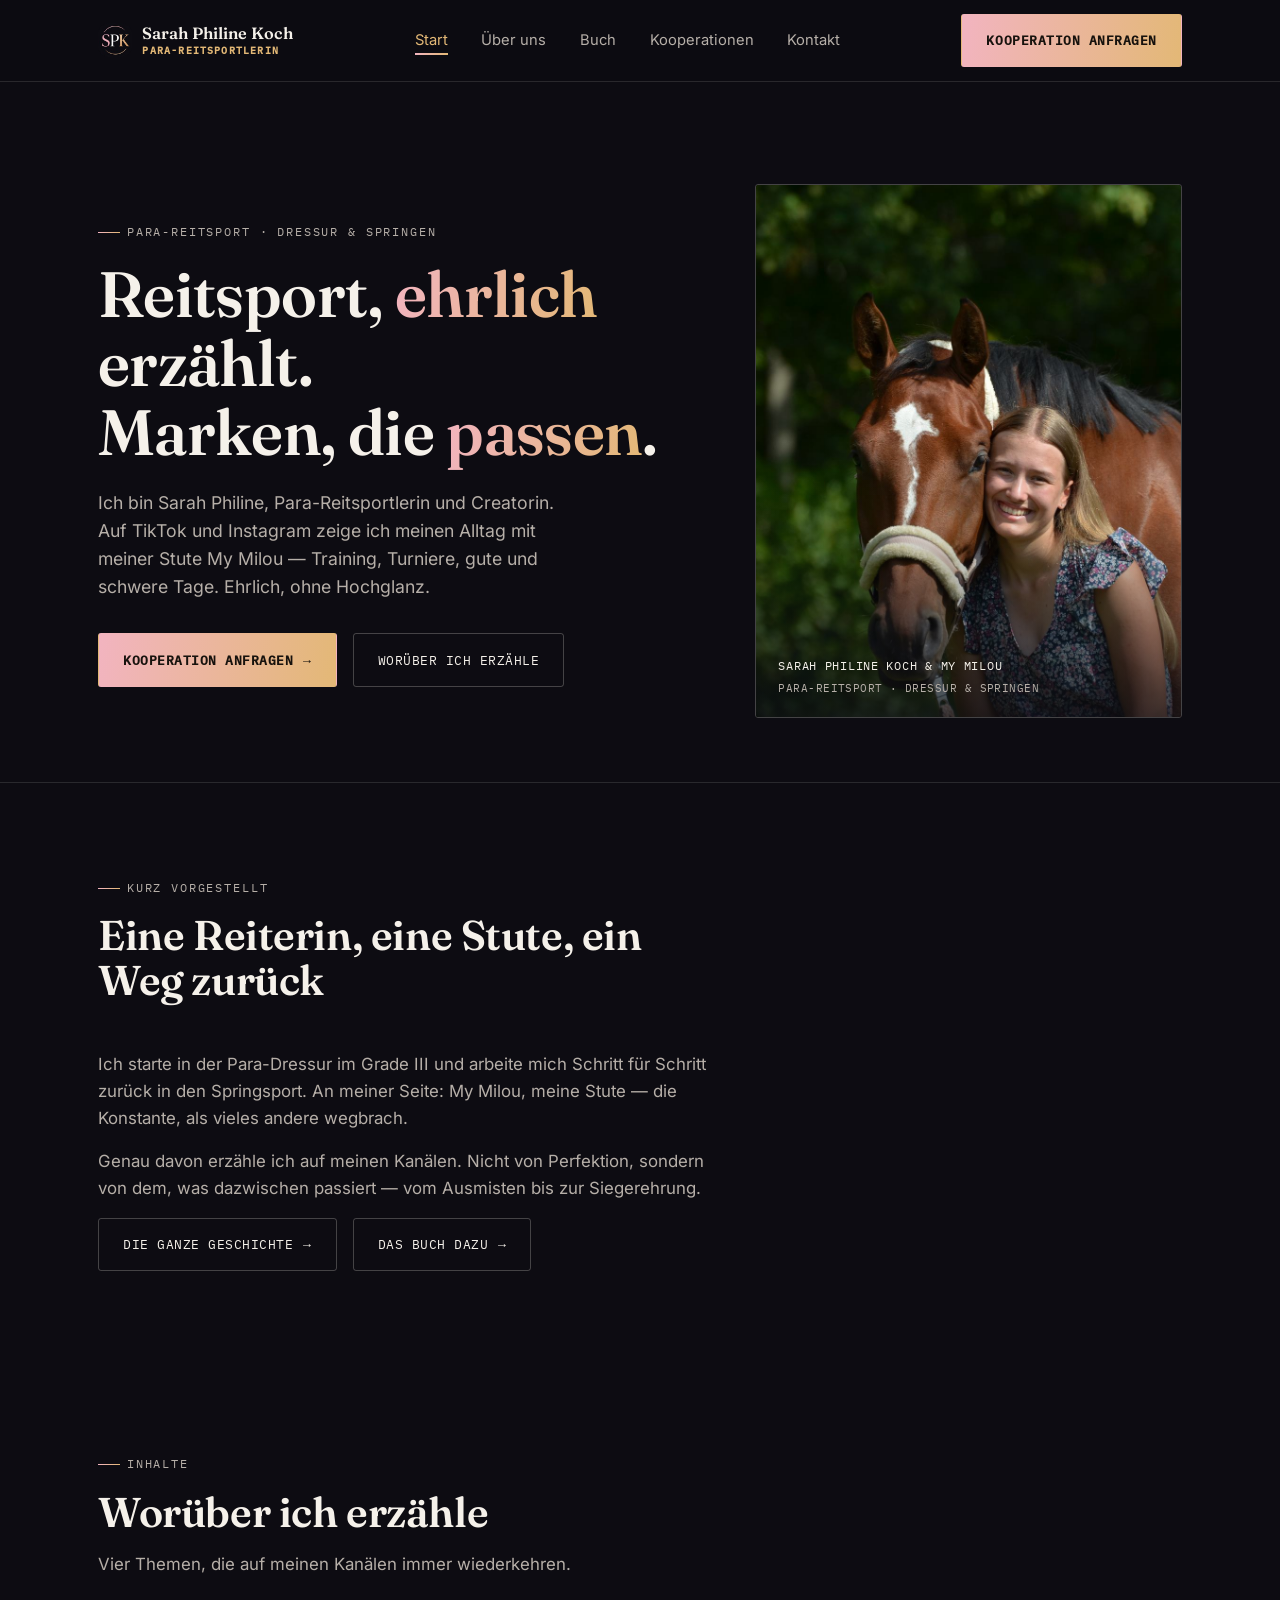
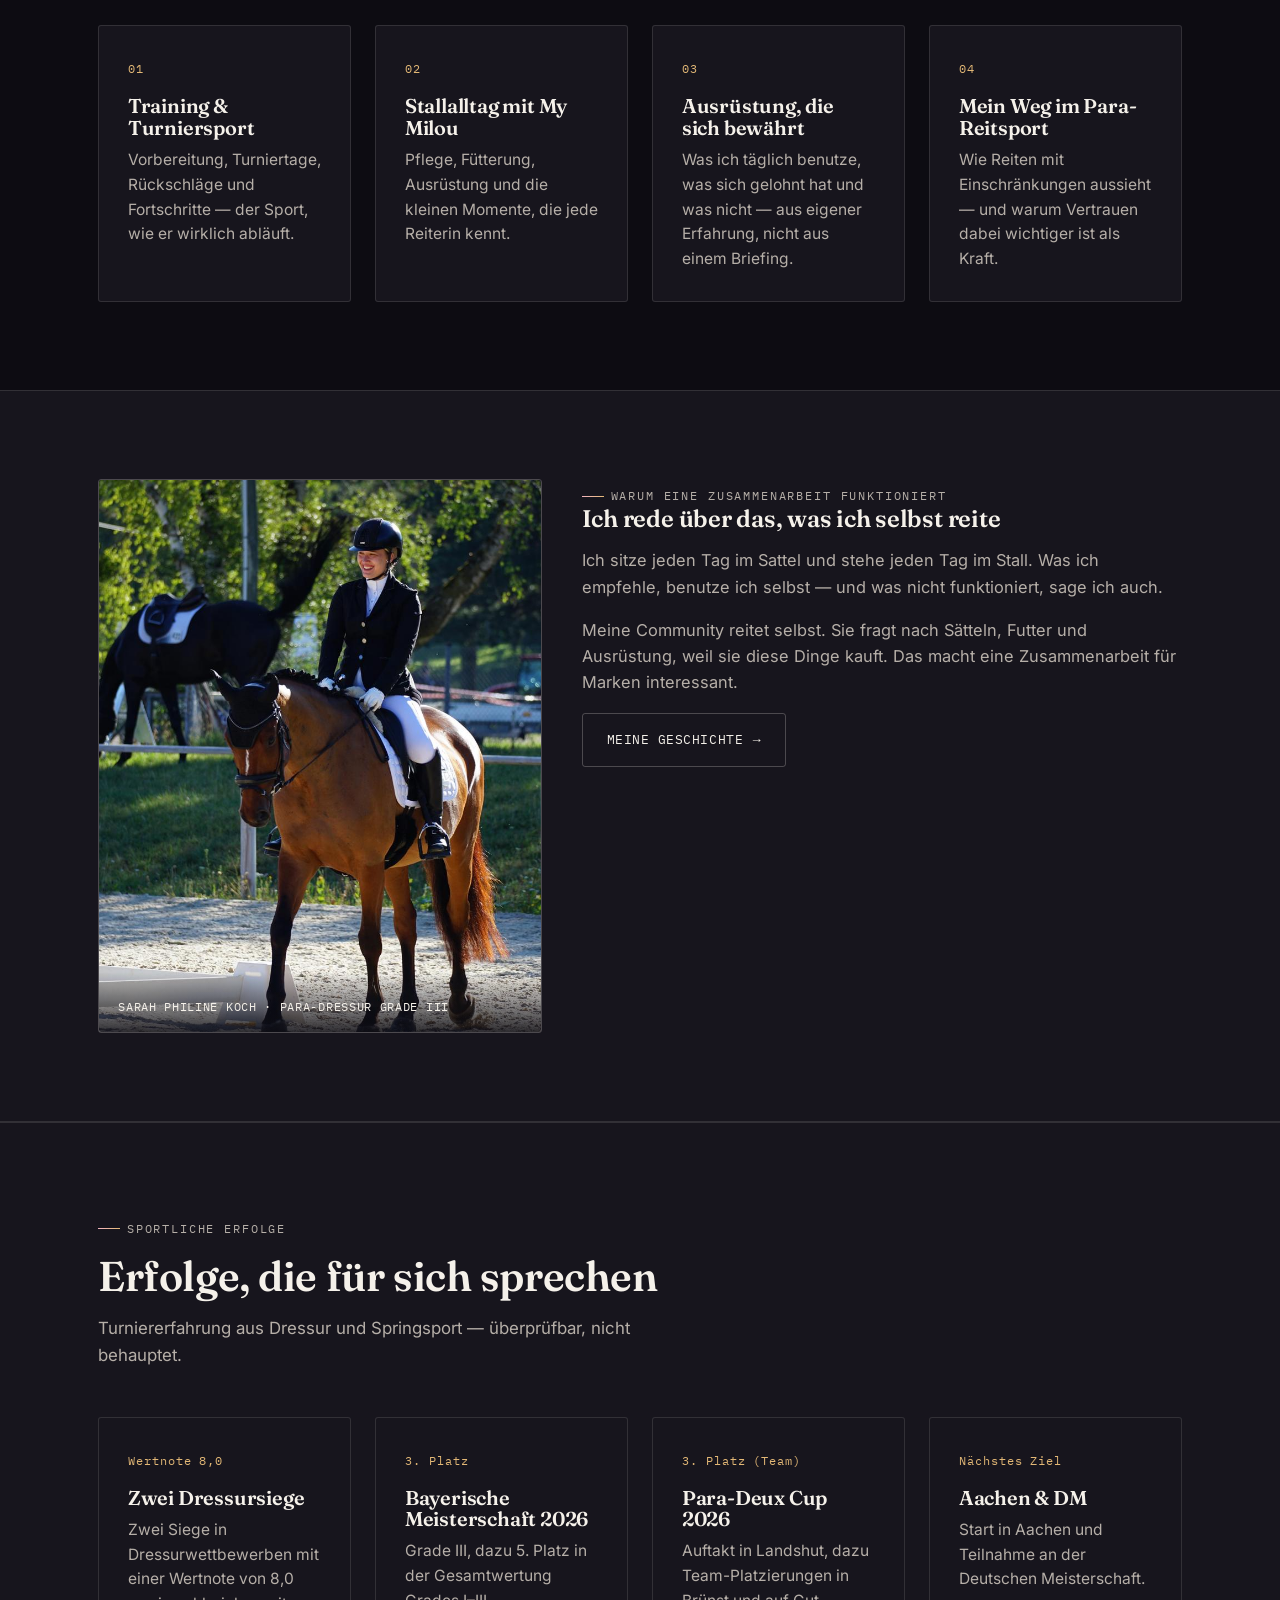
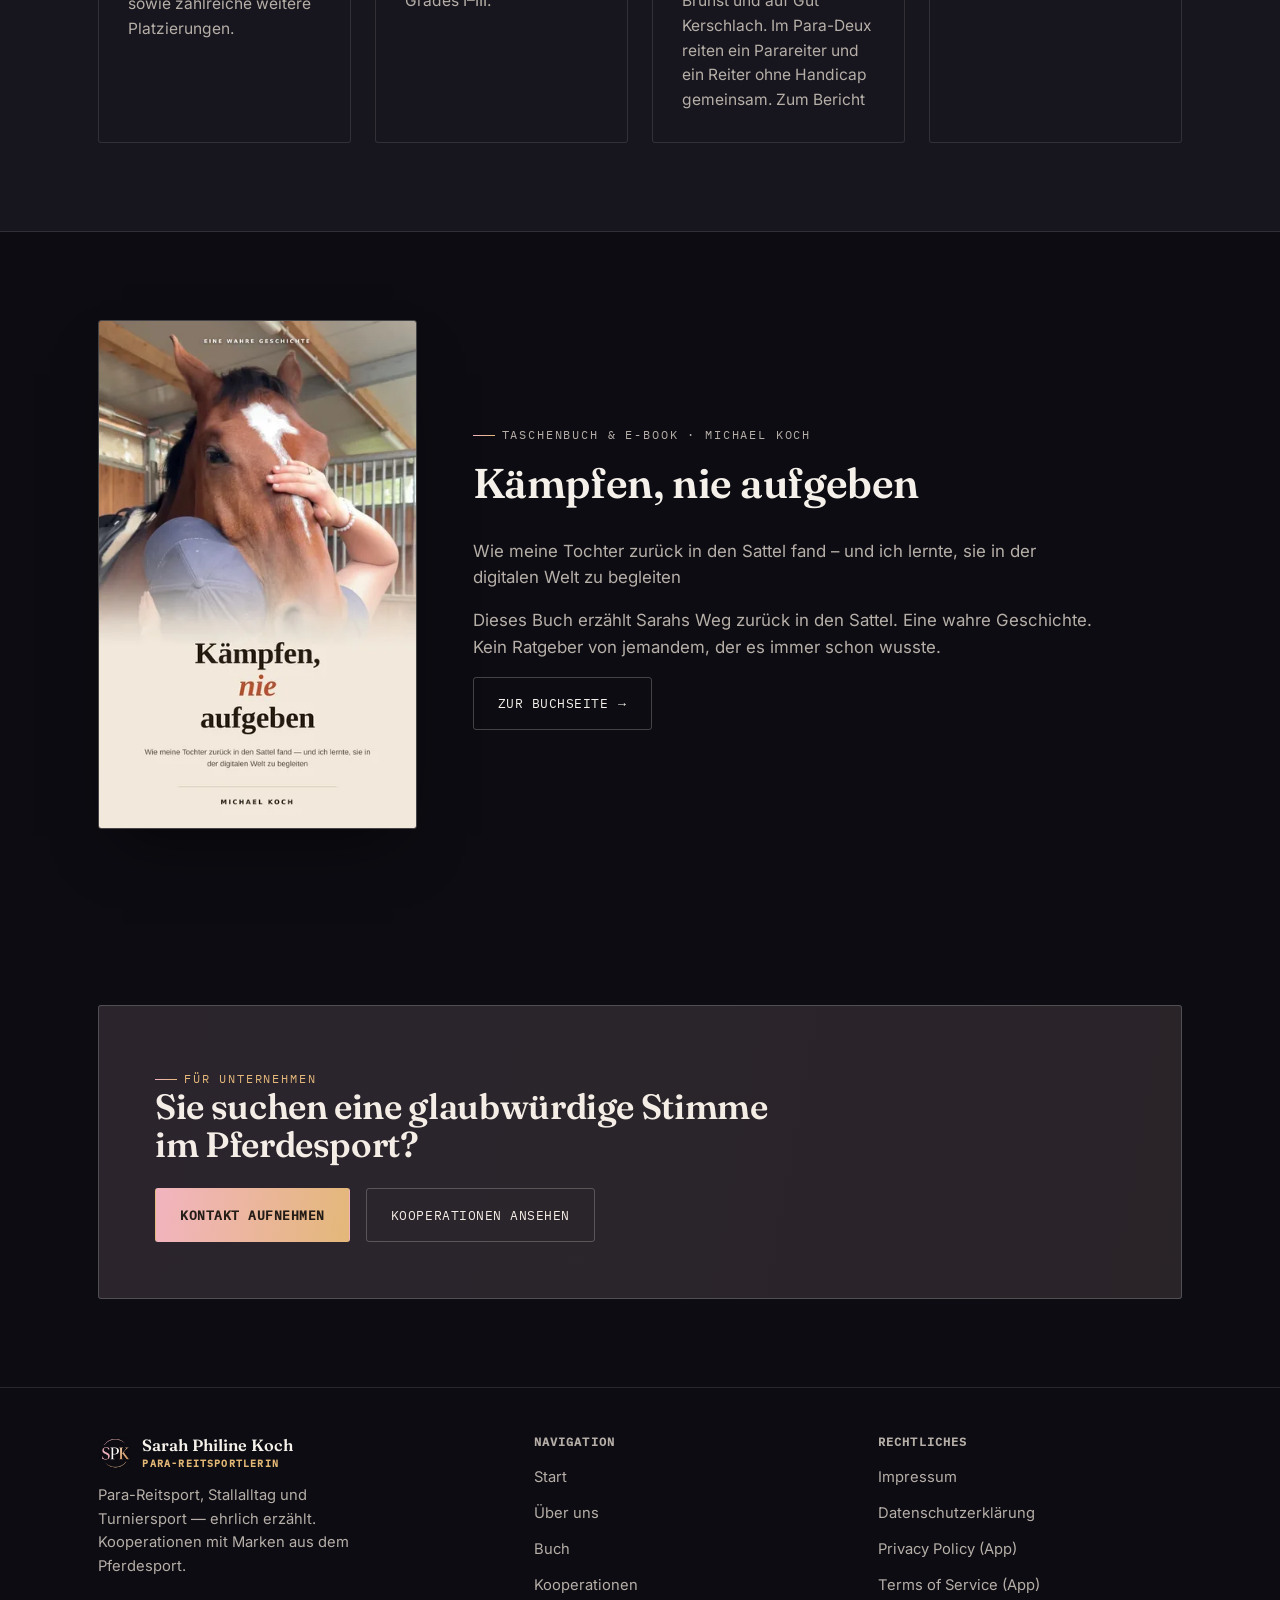
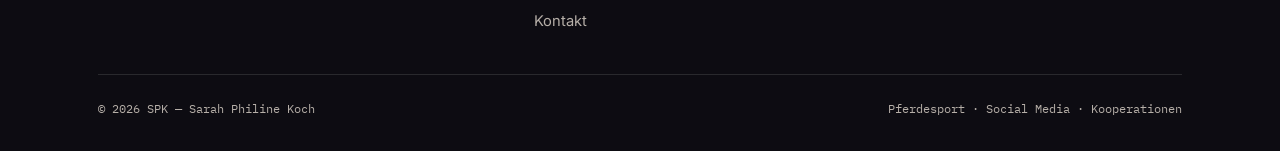
<file: index.html>
<!DOCTYPE html>
<html lang="de">
<head>
<meta charset="UTF-8">
<meta name="viewport" content="width=device-width, initial-scale=1">
<title>Sarah Philine Koch — Para-Reitsport &amp; Content</title>
<meta name="description" content="Sarah Philine Koch — Para-Reitsportlerin und Creatorin. Ehrlicher Content aus Dressur, Springsport und Stallalltag. Kooperationen mit Marken aus dem Pferdesport.">
<link rel="canonical" href="https://sarahphiline.de/">

<!-- Strukturierte Daten (schema.org Person) - alle Werte aus title,
     meta description, der Bildunterschrift weiter unten auf dieser Seite
     (Startklasse), js/site-config.js und dem bestehenden og:image dieser
     Seite. Nichts erfunden; siehe README.md/Auftragsbericht. -->
<script type="application/ld+json">
{
  "@context": "https://schema.org",
  "@type": "Person",
  "name": "Sarah Philine Koch",
  "jobTitle": "Para-Reitsportlerin und Creatorin",
  "description": "Para-Reitsportlerin und Creatorin. Ehrlicher Content aus Dressur, Springsport und Stallalltag. Kooperationen mit Marken aus dem Pferdesport.",
  "sport": "Para-Dressur Grade III",
  "url": "https://sarahphiline.de/",
  "image": "https://sarahphiline.de/assets/og-image.jpg",
  "sameAs": [
    "https://instagram.com/_sarah.philine_",
    "https://facebook.com/sarahphiline.koch.7",
    "https://www.tiktok.com/@_sarah.philine_"
  ]
}
</script>

<!-- Open Graph / Social Preview -->
<meta property="og:type" content="website">
<meta property="og:site_name" content="SPK">
<meta property="og:title" content="Sarah Philine Koch — Para-Reitsport & Content">
<meta property="og:description" content="Para-Reitsportlerin und Creatorin. Ehrlicher Content aus Dressur, Springsport und Stallalltag.">
<meta property="og:image" content="https://sarahphiline.de/assets/og-image.jpg">
<meta property="og:image:width" content="1200">
<meta property="og:image:height" content="630">
<meta property="og:url" content="https://sarahphiline.de/">
<meta property="og:locale" content="de_DE">
<meta name="twitter:card" content="summary_large_image">
<meta name="twitter:title" content="Sarah Philine Koch — Para-Reitsport & Content">
<meta name="twitter:description" content="Para-Reitsportlerin und Creatorin. Ehrlicher Content aus Dressur, Springsport und Stallalltag.">
<meta name="twitter:image" content="https://sarahphiline.de/assets/og-image.jpg">

<!-- Meta Business Verification: Code von Laurenz ergänzen lassen (siehe README.md, Abschnitt "Meta Business Verification") -->
<meta name="facebook-domain-verification" content="kzqzyyfmzcrw5zeqg62ckkfz6j9lqt">

<link rel="icon" type="image/png" sizes="32x32" href="assets/favicon-32.png">
<link rel="icon" type="image/png" sizes="16x16" href="assets/favicon-16.png">
<link rel="apple-touch-icon" sizes="180x180" href="assets/apple-touch-icon.png">
<meta name="theme-color" content="#0D0C12">

<link rel="stylesheet" href="css/style.css">
</head>
<body>
<a class="skip-link" href="#main">Zum Inhalt springen</a>

<header class="site-header">
  <nav class="nav" aria-label="Hauptnavigation">
    <a class="brand" href="index.html">
      <img class="brand-mark" src="assets/spk-logo-nav.jpg" alt="SPK – Sarah Philine Koch">
            <span class="brand-text">
              <span class="brand-name">Sarah Philine Koch</span>
              <span class="brand-role">Para-Reitsportlerin</span>
            </span>
    </a>
    <ul class="nav-links" id="nav-links">
      <li><a href="index.html" aria-current="page">Start</a></li>
      <li><a href="ueber-uns.html">Über uns</a></li>
      <li><a href="buch">Buch</a></li>
      <li><a href="kooperationen.html">Kooperationen</a></li>
      <li><a href="kontakt.html">Kontakt</a></li>
      <li class="nav-cta mobile"><a class="btn btn-primary" href="kontakt.html">Kooperation anfragen</a></li>
    </ul>
    <a class="btn btn-primary nav-cta" href="kontakt.html">Kooperation anfragen</a>
    <button class="nav-toggle" aria-label="Menü öffnen" aria-expanded="false" aria-controls="nav-links">Menü</button>
  </nav>
</header>

<main id="main">

  <section class="hero">
    <div class="container hero-grid">
      <div>
        <span class="eyebrow">Para-Reitsport · Dressur &amp; Springen</span>
        <h1>Reitsport, <em>ehrlich</em> erzählt.<br>Marken, die <em>passen</em>.</h1>
        <p class="lead">Ich bin Sarah Philine, Para-Reitsportlerin und Creatorin. Auf TikTok und Instagram zeige ich meinen Alltag mit meiner Stute My Milou — Training, Turniere, gute und schwere Tage. Ehrlich, ohne Hochglanz.</p>
        <div class="hero-actions">
          <a class="btn btn-primary" href="kontakt.html">Kooperation anfragen <span class="btn-arrow" aria-hidden="true">→</span></a>
          <a class="btn btn-secondary" href="#leistungen">Worüber ich erzähle</a>
        </div>
      </div>
      <div class="hero-photo-frame reveal">
        <img src="assets/photos/hero-sarah-milou.jpg" alt="Sarah Philine Koch mit ihrer Stute My Milou">
        <div class="hero-photo-caption">
          Sarah Philine Koch &amp; My Milou
          <span>Para-Reitsport · Dressur &amp; Springen</span>
        </div>
      </div>
    </div>
  </section>

  <section>
    <div class="container">
      <div class="section-head reveal">
        <span class="eyebrow">Kurz vorgestellt</span>
        <h2>Eine Reiterin, eine Stute, ein Weg zurück</h2>
      </div>
      <div class="intro-teaser reveal">
        <p>Ich starte in der Para-Dressur im Grade III und arbeite mich Schritt für Schritt zurück in den Springsport. An meiner Seite: My Milou, meine Stute — die Konstante, als vieles andere wegbrach.</p>
        <p>Genau davon erzähle ich auf meinen Kanälen. Nicht von Perfektion, sondern von dem, was dazwischen passiert — vom Ausmisten bis zur Siegerehrung.</p>
        <!-- Zwei Knoepfe seit dem 06.09.2026, als das Buch kaufbar wurde.
             Sie stehen in .hero-actions, der bestehenden Klasse fuer
             Knopfgruppen (display:flex, gap:1rem, flex-wrap:wrap) - keine
             neue Regel im Stilblatt noetig, und bei schmalen Bildschirmen
             bricht die Zeile ordentlich um.
             Hier, weil dieser Abschnitt nach der ganzen Geschichte fragt,
             und das Buch IST sie.
             06.09.2026 bewusst NICHT ins Menue genommen (Konkurrenz zu
             "Kooperation anfragen", Pflege in zehn Dateien). Am 13.09.2026
             von Michael anders entschieden, weil die Buchseite so kaum
             gefunden wurde: Menuepunkt "Buch" in Kopfzeile und Fussbereich
             aller zehn Seiten, dazu der Buchabschnitt weiter unten. -->
        <div class="hero-actions">
          <a class="btn btn-secondary" href="ueber-uns.html">Die ganze Geschichte <span class="btn-arrow" aria-hidden="true">→</span></a>
          <a class="btn btn-secondary" href="buch">Das Buch dazu <span class="btn-arrow" aria-hidden="true">→</span></a>
        </div>
      </div>
    </div>
  </section>

  <section id="leistungen">
    <div class="container">
      <div class="section-head reveal">
        <span class="eyebrow">Inhalte</span>
        <h2>Worüber ich erzähle</h2>
        <p>Vier Themen, die auf meinen Kanälen immer wiederkehren.</p>
      </div>
      <div class="grid">
        <div class="card reveal">
          <span class="num">01</span>
          <h3>Training &amp; Turniersport</h3>
          <p>Vorbereitung, Turniertage, Rückschläge und Fortschritte — der Sport, wie er wirklich abläuft.</p>
        </div>
        <div class="card reveal">
          <span class="num">02</span>
          <h3>Stallalltag mit My Milou</h3>
          <p>Pflege, Fütterung, Ausrüstung und die kleinen Momente, die jede Reiterin kennt.</p>
        </div>
        <div class="card reveal">
          <span class="num">03</span>
          <h3>Ausrüstung, die sich bewährt</h3>
          <p>Was ich täglich benutze, was sich gelohnt hat und was nicht — aus eigener Erfahrung, nicht aus einem Briefing.</p>
        </div>
        <div class="card reveal">
          <span class="num">04</span>
          <h3>Mein Weg im Para-Reitsport</h3>
          <p>Wie Reiten mit Einschränkungen aussieht — und warum Vertrauen dabei wichtiger ist als Kraft.</p>
        </div>
      </div>
    </div>
  </section>

  <section class="section-alt">
    <div class="container">
      <div class="bio-block">
        <div class="reveal">
          <div class="bio-photo">
            <img src="assets/photos/bio-dressage-laugh.jpg" alt="Sarah Philine Koch im Sattel bei einem Dressurturnier">
            <div class="photo-tag">Sarah Philine Koch · Para-Dressur Grade III</div>
          </div>
        </div>
        <div class="bio-copy reveal">
          <span class="eyebrow">Warum eine Zusammenarbeit funktioniert</span>
          <h2>Ich rede über das, was ich selbst reite</h2>
          <p>Ich sitze jeden Tag im Sattel und stehe jeden Tag im Stall. Was ich empfehle, benutze ich selbst — und was nicht funktioniert, sage ich auch.</p>
          <p>Meine Community reitet selbst. Sie fragt nach Sätteln, Futter und Ausrüstung, weil sie diese Dinge kauft. Das macht eine Zusammenarbeit für Marken interessant.</p>
          <a class="btn btn-secondary" href="ueber-uns.html">Meine Geschichte <span class="btn-arrow" aria-hidden="true">→</span></a>
        </div>
      </div>
    </div>
  </section>

  <section class="section-alt">
    <div class="container">
      <div class="section-head reveal">
        <span class="eyebrow">Sportliche Erfolge</span>
        <h2>Erfolge, die für sich sprechen</h2>
        <p>Turniererfahrung aus Dressur und Springsport — überprüfbar, nicht behauptet.</p>
      </div>
      <div class="grid">
        <div class="card reveal">
          <span class="num">Wertnote 8,0</span>
          <h3>Zwei Dressursiege</h3>
          <p>Zwei Siege in Dressurwettbewerben mit einer Wertnote von 8,0 sowie zahlreiche weitere Platzierungen.</p>
        </div>
        <div class="card reveal">
          <span class="num">3. Platz</span>
          <h3>Bayerische Meisterschaft 2026</h3>
          <p>Grade III, dazu 5. Platz in der Gesamtwertung Grades I–III.</p>
        </div>
        <div class="card reveal">
          <span class="num">3. Platz (Team)</span>
          <h3>Para-Deux Cup 2026</h3>
          <p>Auftakt in Landshut, dazu Team-Platzierungen in Brünst und auf Gut Kerschlach. Im Para-Deux reiten ein Parareiter und ein Reiter ohne Handicap gemeinsam. <a href="https://reitsport-mit-handicap.de/2026/04/18/para-deux-cup-in-landshut/" target="_blank" rel="noopener noreferrer">Zum Bericht</a></p>
        </div>
        <div class="card reveal">
          <span class="num">Nächstes Ziel</span>
          <h3>Aachen &amp; DM</h3>
          <p>Start in Aachen und Teilnahme an der Deutschen Meisterschaft.</p>
        </div>
      </div>
    </div>
  </section>

  <!-- Buchabschnitt, 13.09.2026. Jeder Satz WOERTLICH aus buch.html
       (Unterzeile, vierter Absatz "Worum es geht" Satz 1, letzter Absatz)
       - nichts umformuliert, keine Zahl. Bewusst NICHT der Satz mit der
       Bayerischen Meisterschaft (auf buch.html seit 13.09.2026 mit der
       freigegebenen Formulierung aus Creator OS 06b, Abschnitt 3 - er
       braucht eine Zahl) und kein Preis (der steht einmal, auf buch.html). Aufbau aus den
       bestehenden Klassen der Buchseite, keine neue Stilregel.
       Platz: nach den Erfolgen, vor dem Aufruf fuer Unternehmen - so
       bleibt der Weg Inhalte, Zusammenarbeit, Erfolge, Kontakt zusammen,
       und der Aufruf bleibt der letzte Abschnitt. -->
  <section>
    <div class="container book-hero-grid">
      <div class="book-cover reveal">
        <picture>
          <source type="image/webp" srcset="assets/photos/buch-cover-400.webp 400w, assets/photos/buch-cover-800.webp 800w" sizes="(min-width: 860px) 320px, 60vw">
          <source type="image/jpeg" srcset="assets/photos/buch-cover-400.jpg 400w, assets/photos/buch-cover-800.jpg 800w" sizes="(min-width: 860px) 320px, 60vw">
          <img src="assets/photos/buch-cover-800.jpg" width="800" height="1280" loading="lazy" alt="Buchcover „Kämpfen, nie aufgeben“ von Michael Koch">
        </picture>
      </div>
      <div class="reveal">
        <div class="section-head section-head--tight">
          <span class="eyebrow">Taschenbuch &amp; E-Book · Michael Koch</span>
          <h2>Kämpfen, nie aufgeben</h2>
        </div>
        <div class="intro-teaser">
          <p>Wie meine Tochter zurück in den Sattel fand – und ich lernte, sie in der digitalen Welt zu begleiten</p>
          <p>Dieses Buch erzählt Sarahs Weg zurück in den Sattel. Eine wahre Geschichte. Kein Ratgeber von jemandem, der es immer schon wusste.</p>
        </div>
        <div class="hero-actions">
          <a class="btn btn-secondary" href="buch">Zur Buchseite <span class="btn-arrow" aria-hidden="true">→</span></a>
        </div>
      </div>
    </div>
  </section>

  <section>
    <div class="container">
      <div class="cta-band reveal">
        <div>
          <span class="eyebrow">Für Unternehmen</span>
          <h2>Sie suchen eine glaubwürdige Stimme im Pferdesport?</h2>
        </div>
        <div class="hero-actions">
          <a class="btn btn-primary" href="kontakt.html">Kontakt aufnehmen</a>
          <a class="btn btn-secondary" href="kooperationen.html">Kooperationen ansehen</a>
        </div>
      </div>
    </div>
  </section>

</main>

<footer class="site-footer">
  <div class="container">
    <div class="footer-grid">
      <div class="footer-brand">
        <a class="brand" href="index.html">
          <img class="brand-mark" src="assets/spk-logo-nav.jpg" alt="SPK – Sarah Philine Koch">
                    <span class="brand-text">
                      <span class="brand-name">Sarah Philine Koch</span>
                      <span class="brand-role">Para-Reitsportlerin</span>
                    </span>
        </a>
        <p>Para-Reitsport, Stallalltag und Turniersport — ehrlich erzählt. Kooperationen mit Marken aus dem Pferdesport.</p>
      </div>
      <div class="footer-col">
        <h4>Navigation</h4>
        <ul>
          <li><a href="index.html">Start</a></li>
          <li><a href="ueber-uns.html">Über uns</a></li>
          <li><a href="buch">Buch</a></li>
          <li><a href="kooperationen.html">Kooperationen</a></li>
          <li><a href="kontakt.html">Kontakt</a></li>
        </ul>
      </div>
      <div class="footer-col">
        <h4>Rechtliches</h4>
        <ul>
          <li><a href="impressum.html">Impressum</a></li>
          <li><a href="datenschutz.html">Datenschutzerklärung</a></li>
          <li><a href="privacy.html">Privacy Policy (App)</a></li>
          <li><a href="terms.html">Terms of Service (App)</a></li>
        </ul>
      </div>
    </div>
    <div class="footer-bottom">
      <span>© <span id="year">2026</span> SPK — Sarah Philine Koch</span>
      <span>Pferdesport · Social Media · Kooperationen</span>
    </div>
  </div>
</footer>

<script src="js/site-config.js"></script>
<script src="js/main.js"></script>
</body>
</html>
</file>
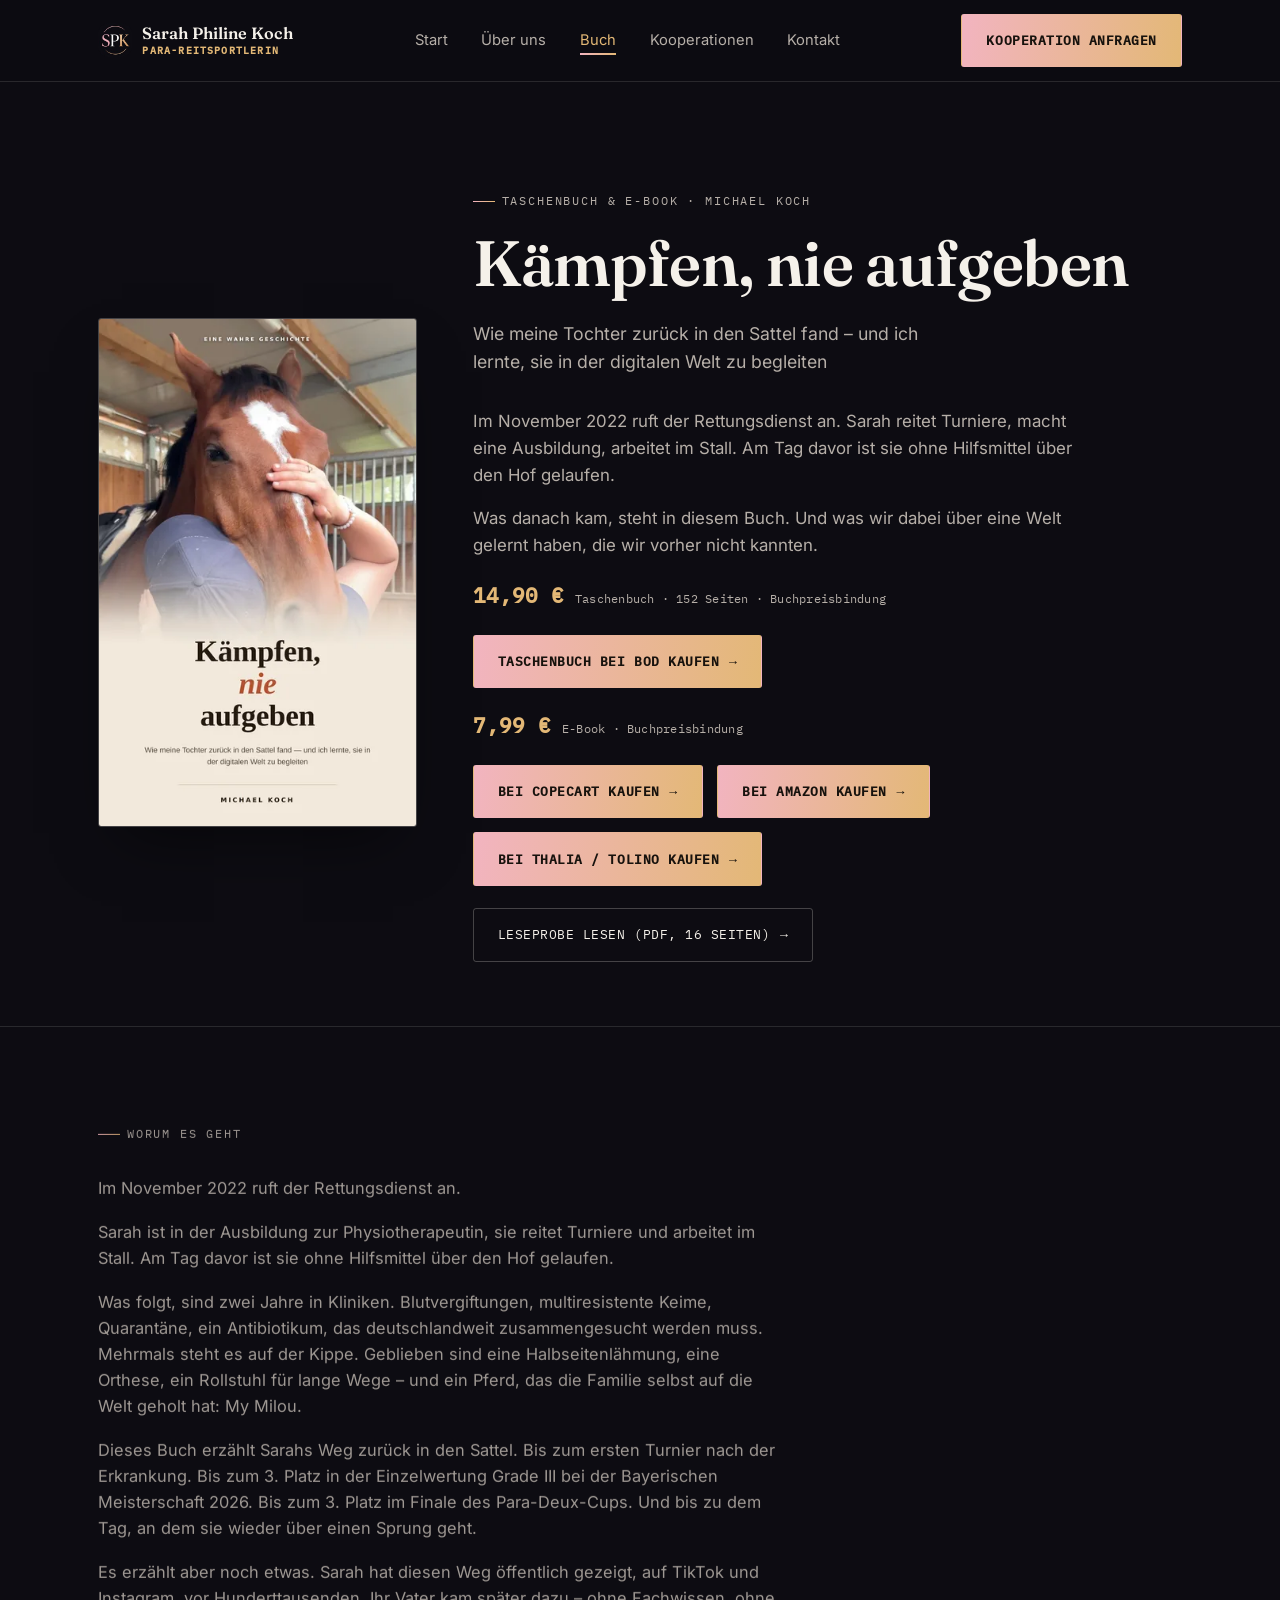
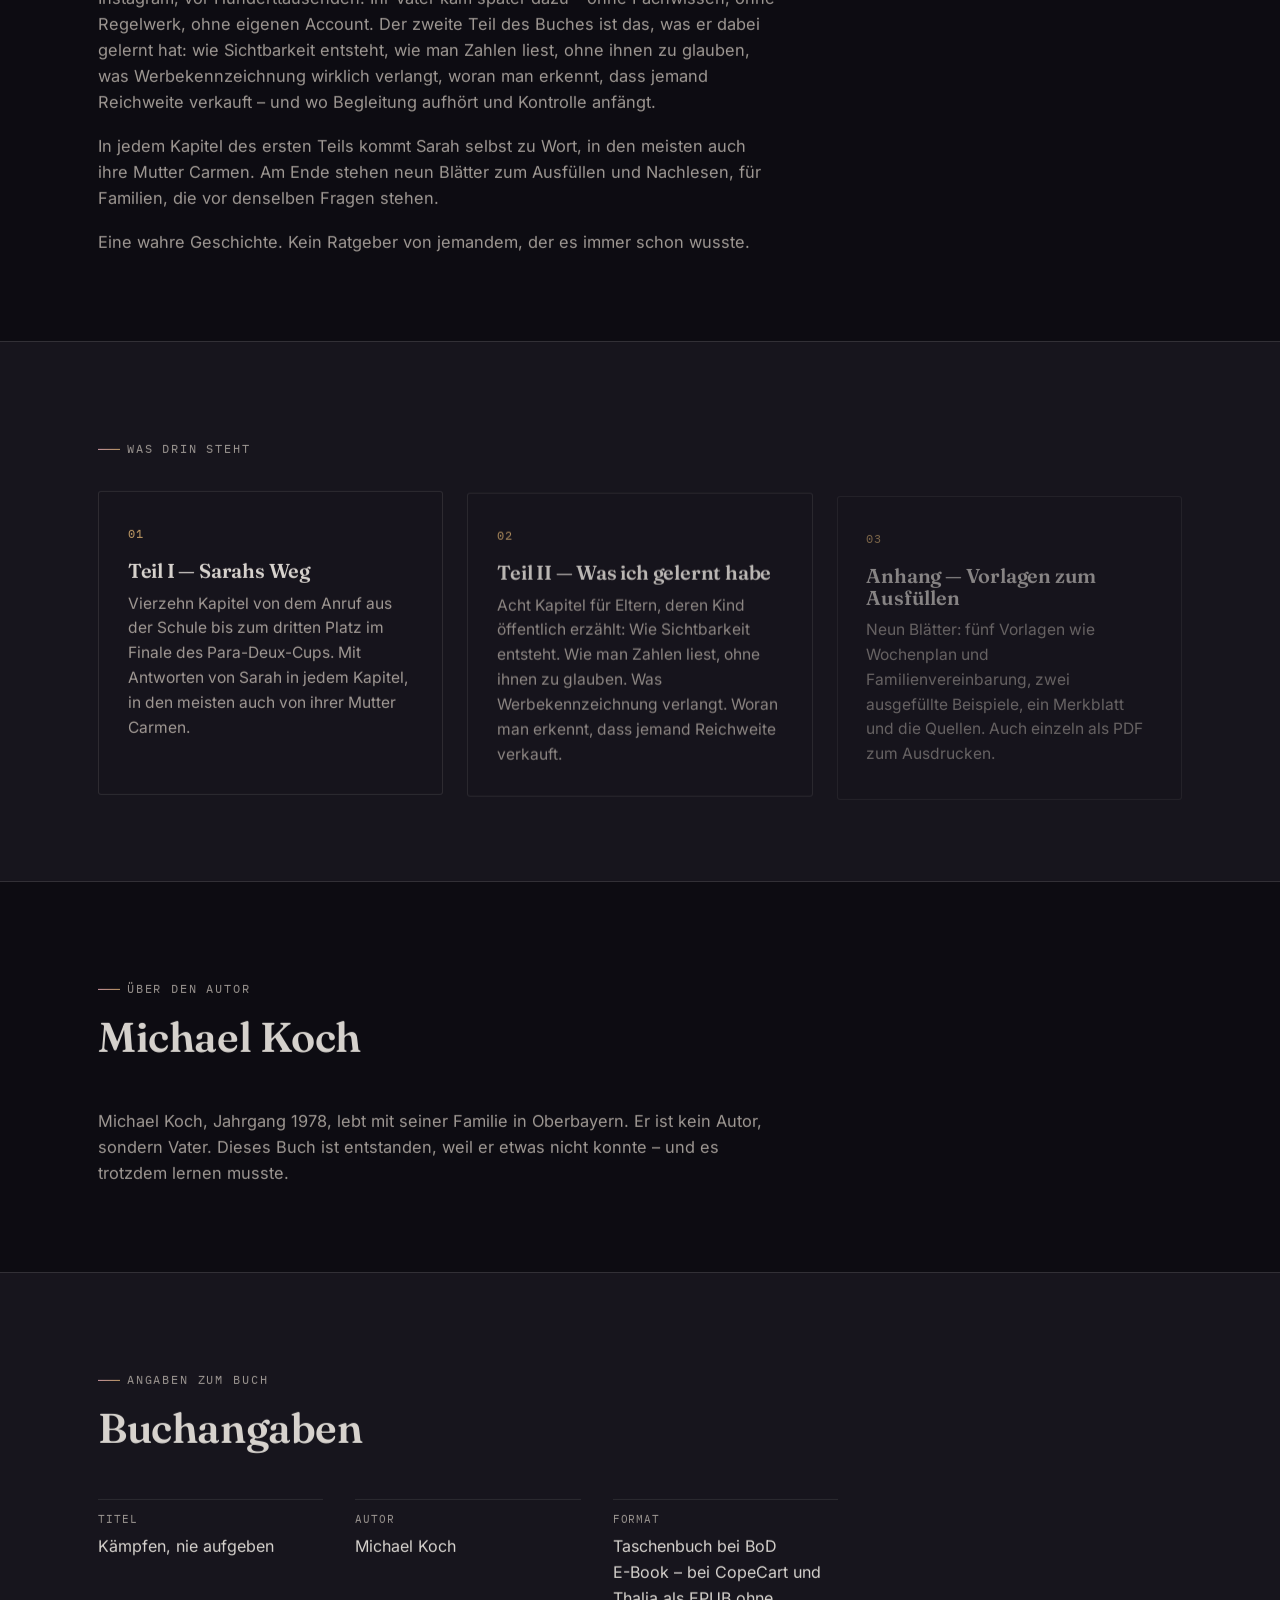
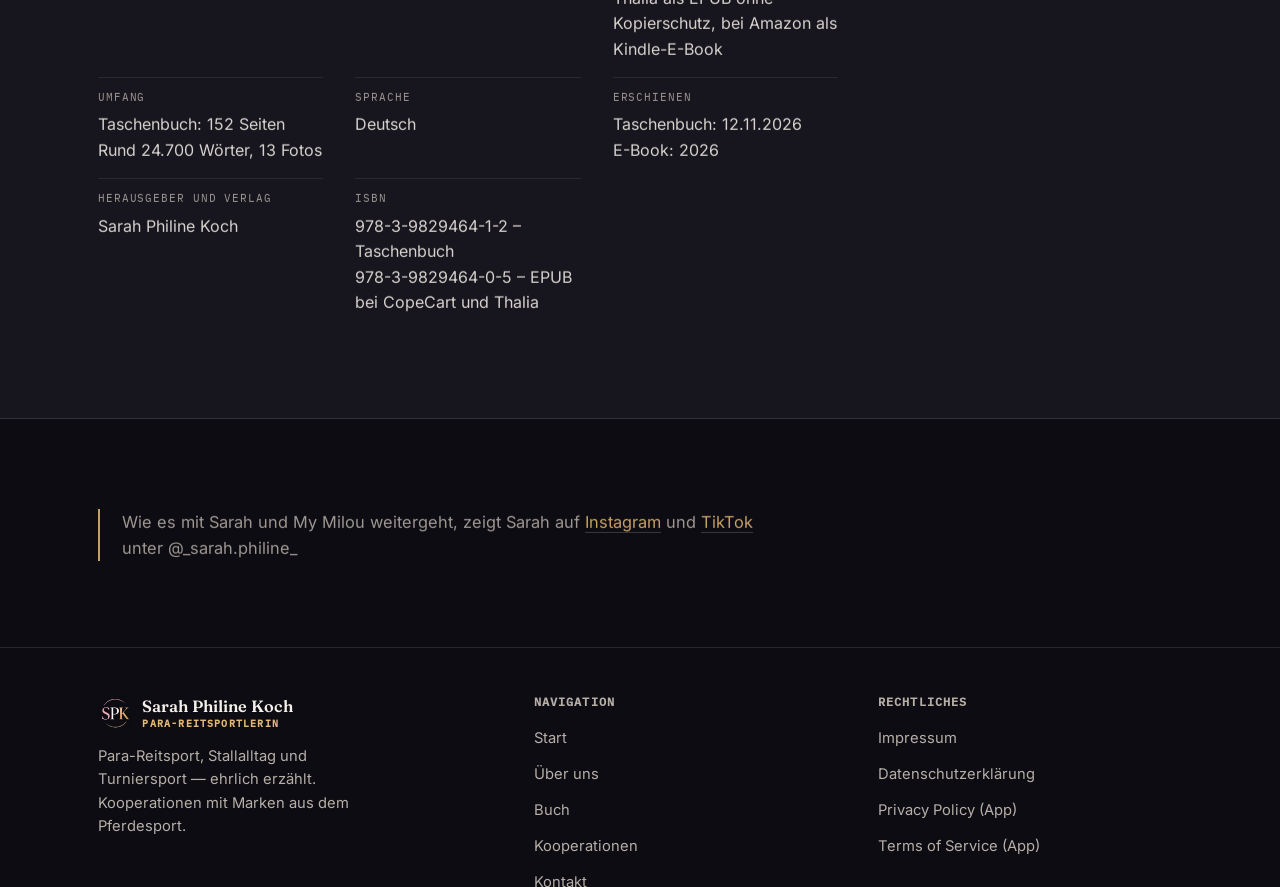
<file: buch/index.html>
<!DOCTYPE html>
<!--
  Reine Weiterleitung, kein Inhalt. Der Inhalt steht an genau einer
  Stelle: buch.html im Wurzelverzeichnis - siehe die FREISCHALTUNG-
  Checkliste am Kopf jener Datei, die gilt nur noch fuer eine einzige
  Datei. Diese Datei existiert nur, weil eine Adresse mit
  abschliessendem Schraegstrich (sarahphiline.de/buch/) auf GitHub
  Pages einen echten Ordner mit einer index.html braucht.

  Warum eine Weiterleitung und keine zweite Kopie, und warum das
  wichtiger ist als bei vorlagen/ (04.09.2026): Bei einer verborgenen
  Seite waere eine vergessene zweite Kopie der gefaehrlichste Fall
  ueberhaupt - /buch verkauft, /buch/ zeigt noch die alte, gesperrte
  Fassung, und niemand merkt es, weil beide Adressen antworten. Diese
  Datei hat dazu keinen eigenen Zustand, der aus dem Takt geraten
  koennte: Ob /buch selbst gerade verborgen oder freigeschaltet ist,
  entscheidet sich ausschliesslich in buch.html, an der einen Stelle,
  wo es gepflegt wird - diese Weiterleitung fragt danach gar nicht,
  sie leitet in jedem Zustand gleich weiter.

  Das <meta name="robots" content="noindex"> hier unten ist trotzdem
  dauerhaft und bewusst UNABHAENGIG vom Zustand von buch.html gesetzt,
  nicht Teil der FREISCHALTUNG-Checkliste dort: Eine reine
  Weiterleitungsseite soll auch nach der Freischaltung nie selbst in
  der Suche erscheinen, nur ihr Ziel - dafuer stehen canonical und
  robots hier fest, unabhaengig vom Kaufbar-Zustand.

  DAS ZIEL HEISST BEWUSST "../buch.html" MIT ENDUNG, NICHT "/buch"
  OHNE: Ein lokaler Test mit vorlagen/index.html hat eine
  Endlosschleife aufgedeckt, die hier auf demselben Weg entstanden
  waere - ein einfacher Testserver haelt "/buch" wegen des
  gleichnamigen Ordners fuer ein Verzeichnis und leitet intern auf
  "/buch/" um, also zurueck auf diese Seite, die wieder auf "/buch"
  weiterleitet. Mit der Endung ".html" ist die Zieladresse eindeutig
  eine Datei. Ob GitHub Pages dieselbe Schleife bilden wuerde, ist
  nicht abschliessend geprueft - bei einer verborgenen Seite ist das
  Risiko einer Schleife oder eines Fehlers besonders unerwuenscht,
  die eindeutige Zieladresse schliesst es aus.
-->
<html lang="de">
<head>
<meta charset="UTF-8">
<meta name="viewport" content="width=device-width, initial-scale=1">
<title>Kämpfen, nie aufgeben — Das Buch von Michael Koch</title>
<link rel="canonical" href="https://sarahphiline.de/buch">
<meta name="robots" content="noindex, nofollow">
<meta http-equiv="refresh" content="0; url=../buch.html">
</head>
<body>
<p>Weiterleitung … falls sie nicht automatisch startet: <a href="../buch.html">Zum Buch</a>.</p>
</body>
</html>
</file>
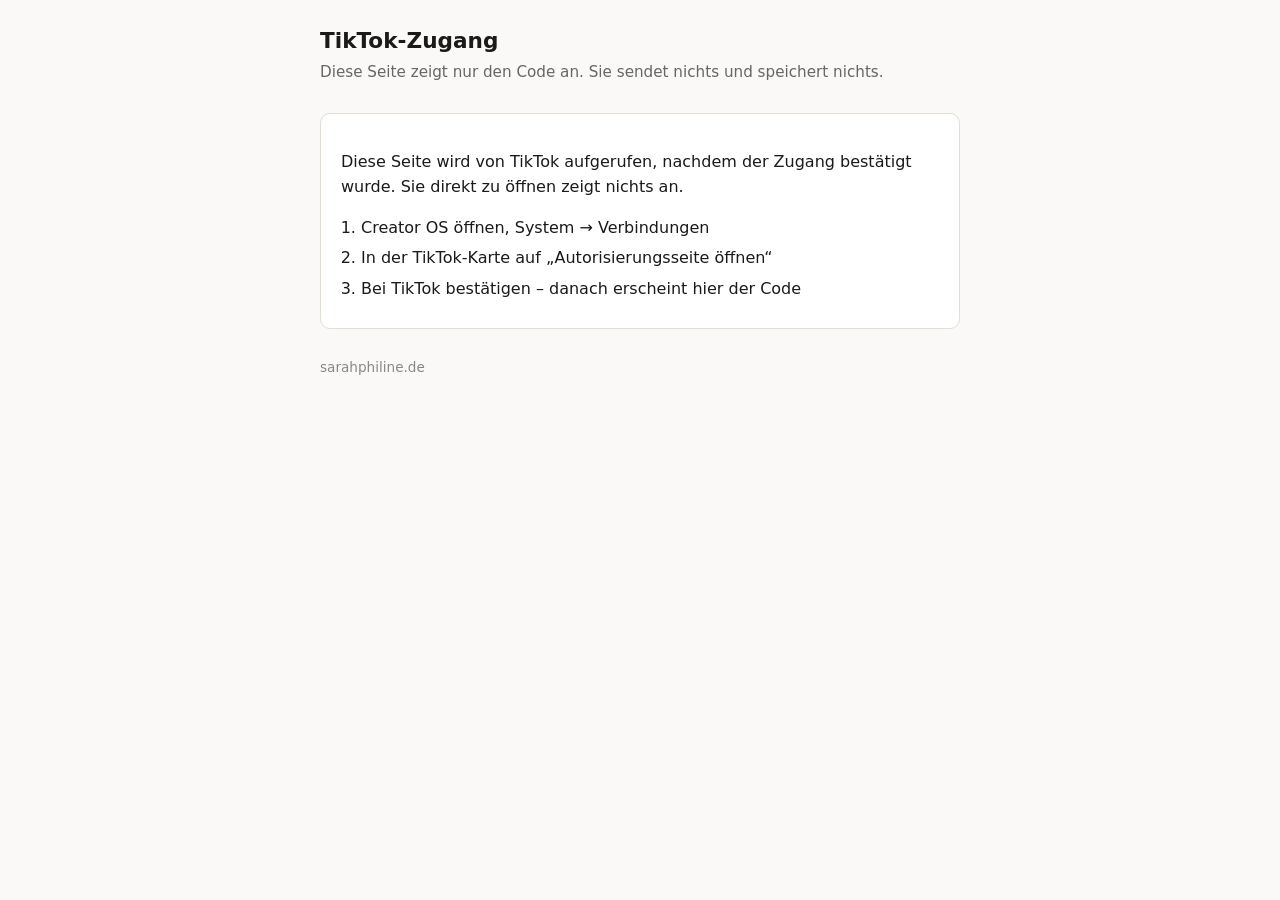
<file: tiktok-callback/index.html>
<!DOCTYPE html>
<html lang="de">
<head>
<meta charset="utf-8">
<meta name="viewport" content="width=device-width, initial-scale=1">
<meta name="robots" content="noindex, nofollow">
<title>TikTok-Zugang – Sarah Philine</title>
<style>
  :root { color-scheme: light; }
  body {
    margin: 0; padding: 24px;
    font-family: system-ui, -apple-system, "Segoe UI", sans-serif;
    background: #faf9f7; color: #1a1a1a; line-height: 1.55;
  }
  main { max-width: 640px; margin: 0 auto; }
  h1 { font-size: 1.35rem; margin: 0 0 4px; }
  .unter { color: #666; font-size: .95rem; margin: 0 0 28px; }
  .kasten {
    background: #fff; border: 1px solid #e2ddd6; border-radius: 10px;
    padding: 20px; margin-bottom: 20px;
  }
  .beschriftung {
    font-size: .8rem; text-transform: uppercase; letter-spacing: .06em;
    color: #777; margin-bottom: 10px;
  }
  #code {
    font-family: ui-monospace, "Cascadia Mono", Consolas, monospace;
    font-size: 1.05rem; word-break: break-all; user-select: all;
    background: #f4f1ec; border: 1px solid #e2ddd6; border-radius: 8px;
    padding: 14px; margin: 0;
  }
  button {
    margin-top: 14px; width: 100%; padding: 13px 18px;
    font-size: 1rem; font-family: inherit; cursor: pointer;
    background: #1a1a1a; color: #fff; border: 0; border-radius: 8px;
  }
  button:active { background: #444; }
  .frist {
    background: #fff8e6; border: 1px solid #f0dfae; border-radius: 8px;
    padding: 14px; font-size: .95rem;
  }
  .fehler {
    background: #fdf0ee; border: 1px solid #eccbc5; border-radius: 8px;
    padding: 16px;
  }
  .fehler p { margin: 0 0 8px; }
  .fehler p:last-child { margin: 0; }
  ol { margin: 0; padding-left: 20px; }
  li { margin-bottom: 6px; }
  .fuss { color: #888; font-size: .85rem; margin-top: 28px; }
</style>
</head>
<body>
<main>
  <h1>TikTok-Zugang</h1>
  <p class="unter">Diese Seite zeigt nur den Code an. Sie sendet nichts und speichert nichts.</p>
  <div id="inhalt"></div>
  <p class="fuss">sarahphiline.de</p>
</main>

<script>
(function () {
  var p = new URLSearchParams(window.location.search);
  var code = p.get("auth_code") || p.get("code");
  var fehler = p.get("error");
  var grund = p.get("error_description") || p.get("description") || "";
  var ziel = document.getElementById("inhalt");

  function text(s) { return document.createTextNode(s); }

  if (code) {
    var k = document.createElement("div");
    k.className = "kasten";
    var b = document.createElement("div");
    b.className = "beschriftung";
    b.appendChild(text("Code für Creator OS"));
    var pre = document.createElement("pre");
    pre.id = "code";
    pre.appendChild(text(code));
    var knopf = document.createElement("button");
    knopf.appendChild(text("Code kopieren"));
    knopf.onclick = function () {
      navigator.clipboard.writeText(code).then(function () {
        knopf.textContent = "Kopiert";
        setTimeout(function () { knopf.textContent = "Code kopieren"; }, 2000);
      }, function () {
        knopf.textContent = "Bitte von Hand markieren";
      });
    };
    k.appendChild(b); k.appendChild(pre); k.appendChild(knopf);

    var f = document.createElement("div");
    f.className = "frist";
    f.appendChild(text("Der Code ist zehn Minuten gültig und nur einmal verwendbar. "
      + "Trag ihn in Creator OS unter System → Verbindungen ein, "
      + "im Feld „Code von der Rücksprungseite\u201C."));

    ziel.appendChild(k); ziel.appendChild(f);

  } else if (fehler) {
    var e = document.createElement("div");
    e.className = "fehler";
    var z1 = document.createElement("p");
    z1.appendChild(text("TikTok hat keinen Code ausgegeben."));
    var z2 = document.createElement("p");
    z2.appendChild(text("Meldung: " + fehler + (grund ? " – " + grund : "")));
    var z3 = document.createElement("p");
    z3.appendChild(text("Bitte den Vorgang in Creator OS neu starten."));
    e.appendChild(z1); e.appendChild(z2); e.appendChild(z3);
    ziel.appendChild(e);

  } else {
    var h = document.createElement("div");
    h.className = "kasten";
    var t = document.createElement("p");
    t.appendChild(text("Diese Seite wird von TikTok aufgerufen, nachdem der Zugang bestätigt wurde. "
      + "Sie direkt zu öffnen zeigt nichts an."));
    var ol = document.createElement("ol");
    ["Creator OS öffnen, System → Verbindungen",
     "In der TikTok-Karte auf „Autorisierungsseite öffnen\u201C",
     "Bei TikTok bestätigen – danach erscheint hier der Code"
    ].forEach(function (s) {
      var li = document.createElement("li");
      li.appendChild(text(s));
      ol.appendChild(li);
    });
    h.appendChild(t); h.appendChild(ol);
    ziel.appendChild(h);
  }
})();
</script>
</body>
</html>
</file>
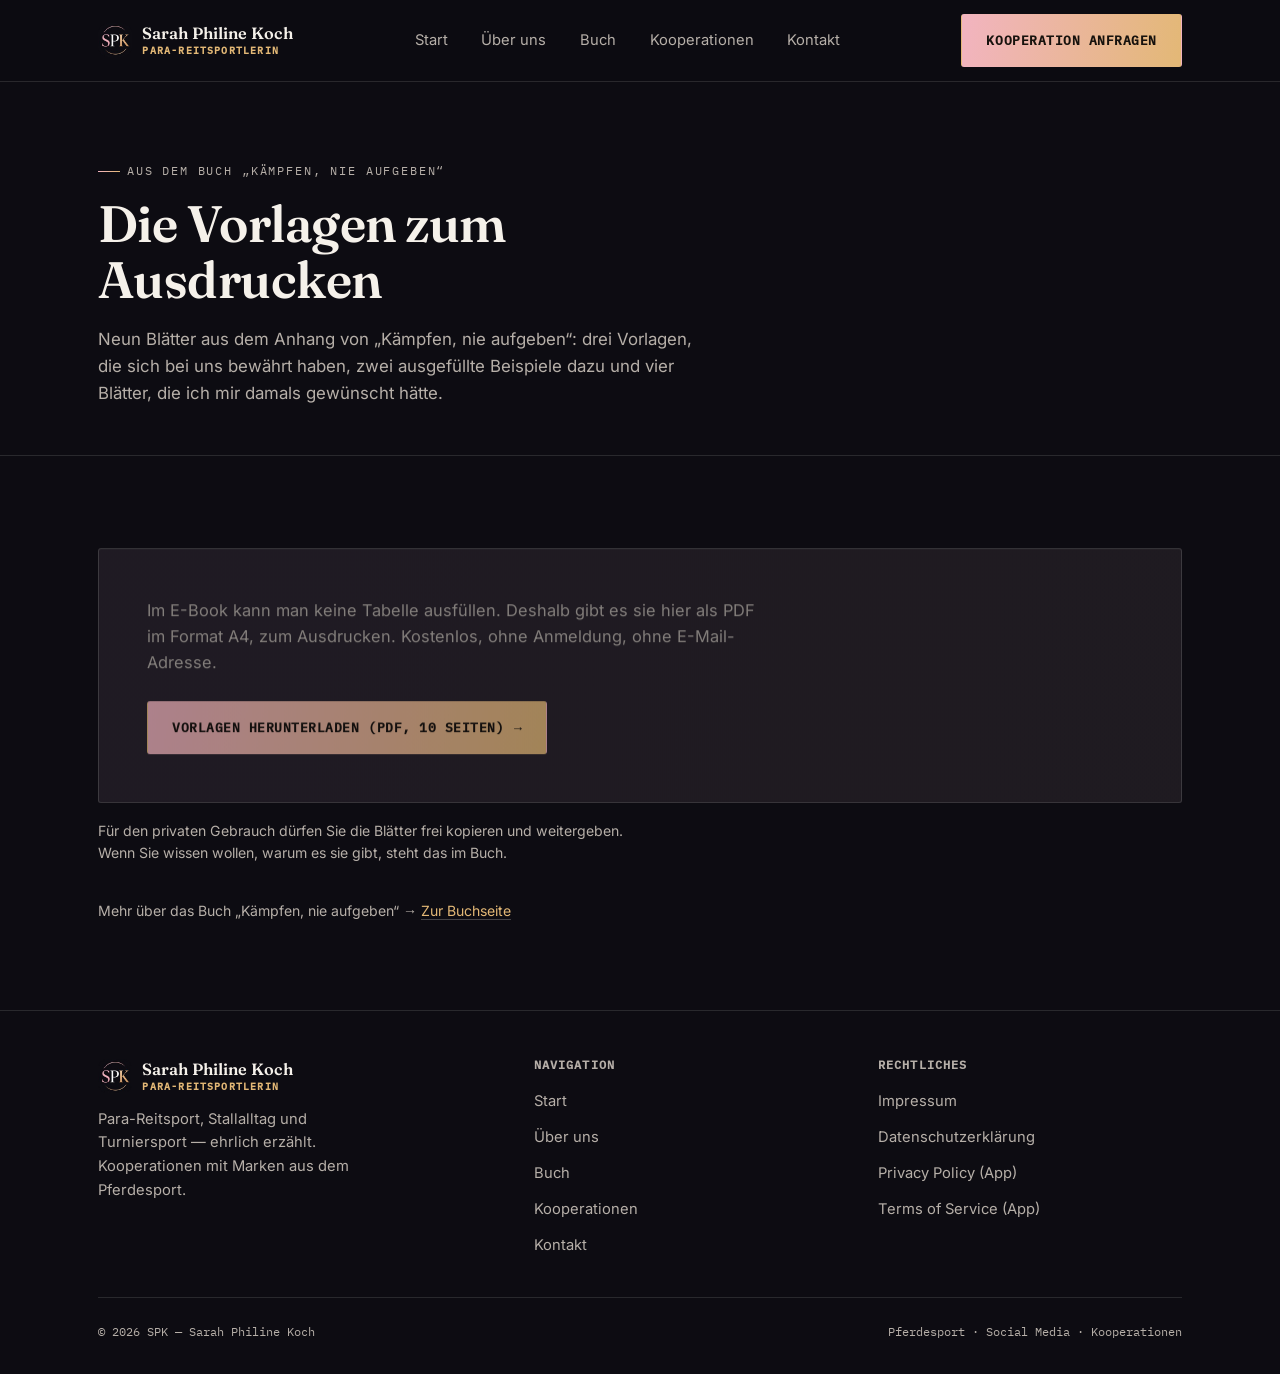
<file: vorlagen/index.html>
<!DOCTYPE html>
<!--
  Reine Weiterleitung, kein Inhalt. Der Inhalt steht an genau einer
  Stelle: vorlagen.html im Wurzelverzeichnis. Diese Datei existiert nur,
  weil eine Adresse mit abschliessendem Schraegstrich
  (sarahphiline.de/vorlagen/) auf GitHub Pages einen echten Ordner mit
  einer index.html braucht - die Adresse ohne Schraegstrich, die im Buch
  gedruckt steht, findet vorlagen.html im Wurzelverzeichnis direkt,
  ohne Weiterleitung und ohne diese Datei.

  Warum eine Weiterleitung und keine zweite Kopie (04.09.2026): Ein
  frueherer Versuch legte hier eine vollstaendige zweite Fassung des
  Inhalts ab. Das war eine Parallel-Loesung - jede Aenderung haette
  kuenftig an zwei Stellen gepflegt werden muessen, und am
  Freischalttag von /buch waere leicht eine der beiden Fassungen
  vergessen worden. Zudem zeigt ein dokumentierter Fall aus der
  GitHub-Pages-Praxis (jekyll/jekyll Issue #4920, octref.github.io):
  Existieren gleichzeitig eine Datei UND ein gleichnamiger Ordner,
  leitet GitHub Pages die Adresse ohne Schraegstrich manchmal
  ungefragt auf die Adresse MIT Schraegstrich um - genau das haette
  die gedruckte Adresse ohne Schraegstrich unbrauchbar gemacht. Eine
  reine Weiterleitung ohne eigenen Inhalt umgeht dieses Risiko: Diese
  Datei behauptet nichts, sie zeigt nur hierher.

  Das <meta name="robots" content="noindex"> hier unten gilt nur fuer
  DIESE Weiterleitungsseite, nicht fuer /vorlagen selbst - die Seite
  mit dem Inhalt bleibt indexierbar, nur ihre eigene Schrägstrich-
  Kopie soll nie eigenstaendig in der Suche erscheinen; canonical
  zeigt ohnehin schon auf das Ziel.

  DAS ZIEL HEISST BEWUSST "../vorlagen.html" MIT ENDUNG, NICHT
  "/vorlagen" OHNE: Ein lokaler Test hat gezeigt, warum. Ein einfacher
  Testserver behandelt "/vorlagen" als Verzeichnisnamen, weil der
  Ordner vorlagen/ existiert, und leitet intern auf "/vorlagen/" um -
  genau auf DIESE Datei zurueck. Damit entsteht eine Endlosschleife:
  diese Seite leitet auf "/vorlagen" weiter, der Server leitet das auf
  "/vorlagen/" zurueck, das ist wieder diese Seite. Mit der Endung
  ".html" ist die Zieladresse eindeutig eine Datei, nie ein
  Verzeichnisname, und die Schleife kann nicht entstehen. Ob GitHub
  Pages genau diese Schleife ebenso bilden wuerde, ist nicht
  abschliessend geprueft - die eindeutige Zieladresse macht die Frage
  aber gegenstandslos.
-->
<html lang="de">
<head>
<meta charset="UTF-8">
<meta name="viewport" content="width=device-width, initial-scale=1">
<title>Die Vorlagen zum Ausdrucken — Kämpfen, nie aufgeben</title>
<link rel="canonical" href="https://sarahphiline.de/vorlagen">
<meta name="robots" content="noindex, nofollow">
<meta http-equiv="refresh" content="0; url=../vorlagen.html">
</head>
<body>
<p>Weiterleitung … falls sie nicht automatisch startet: <a href="../vorlagen.html">Zu den Vorlagen</a>.</p>
</body>
</html>
</file>
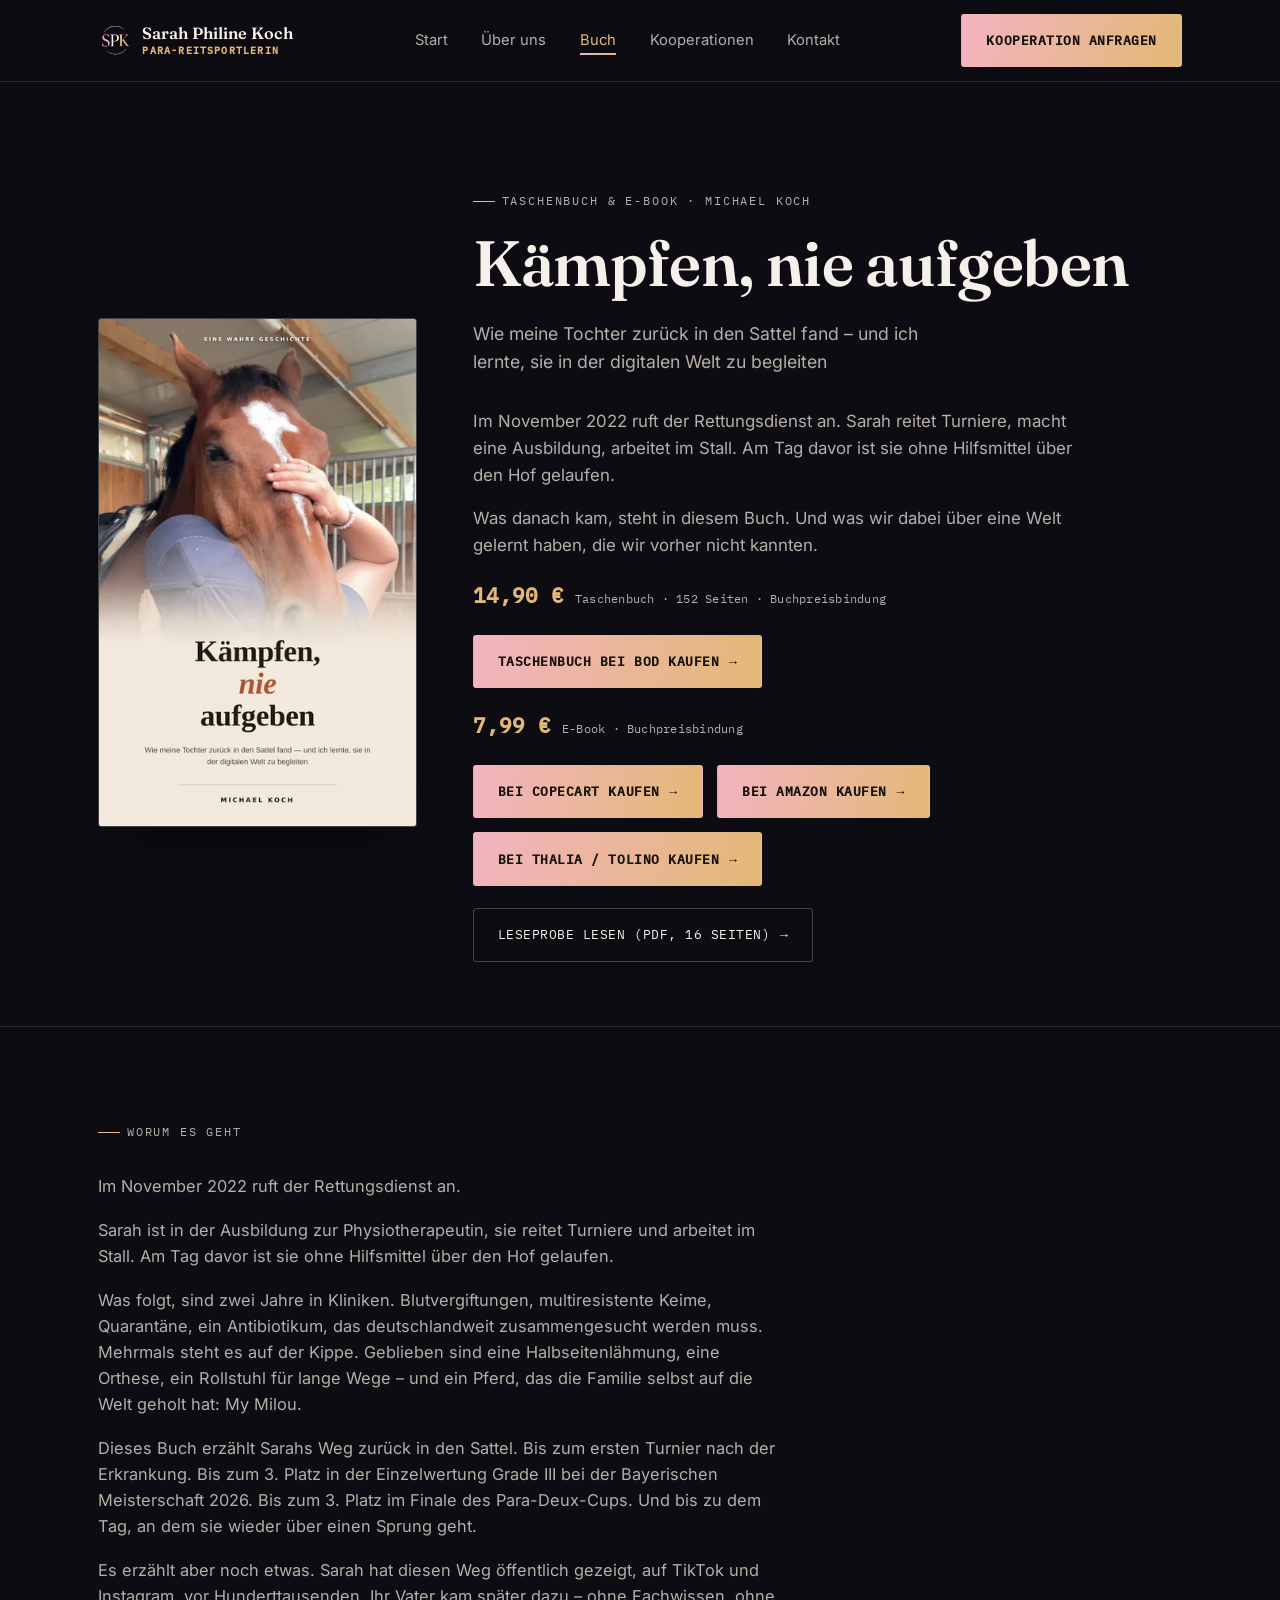
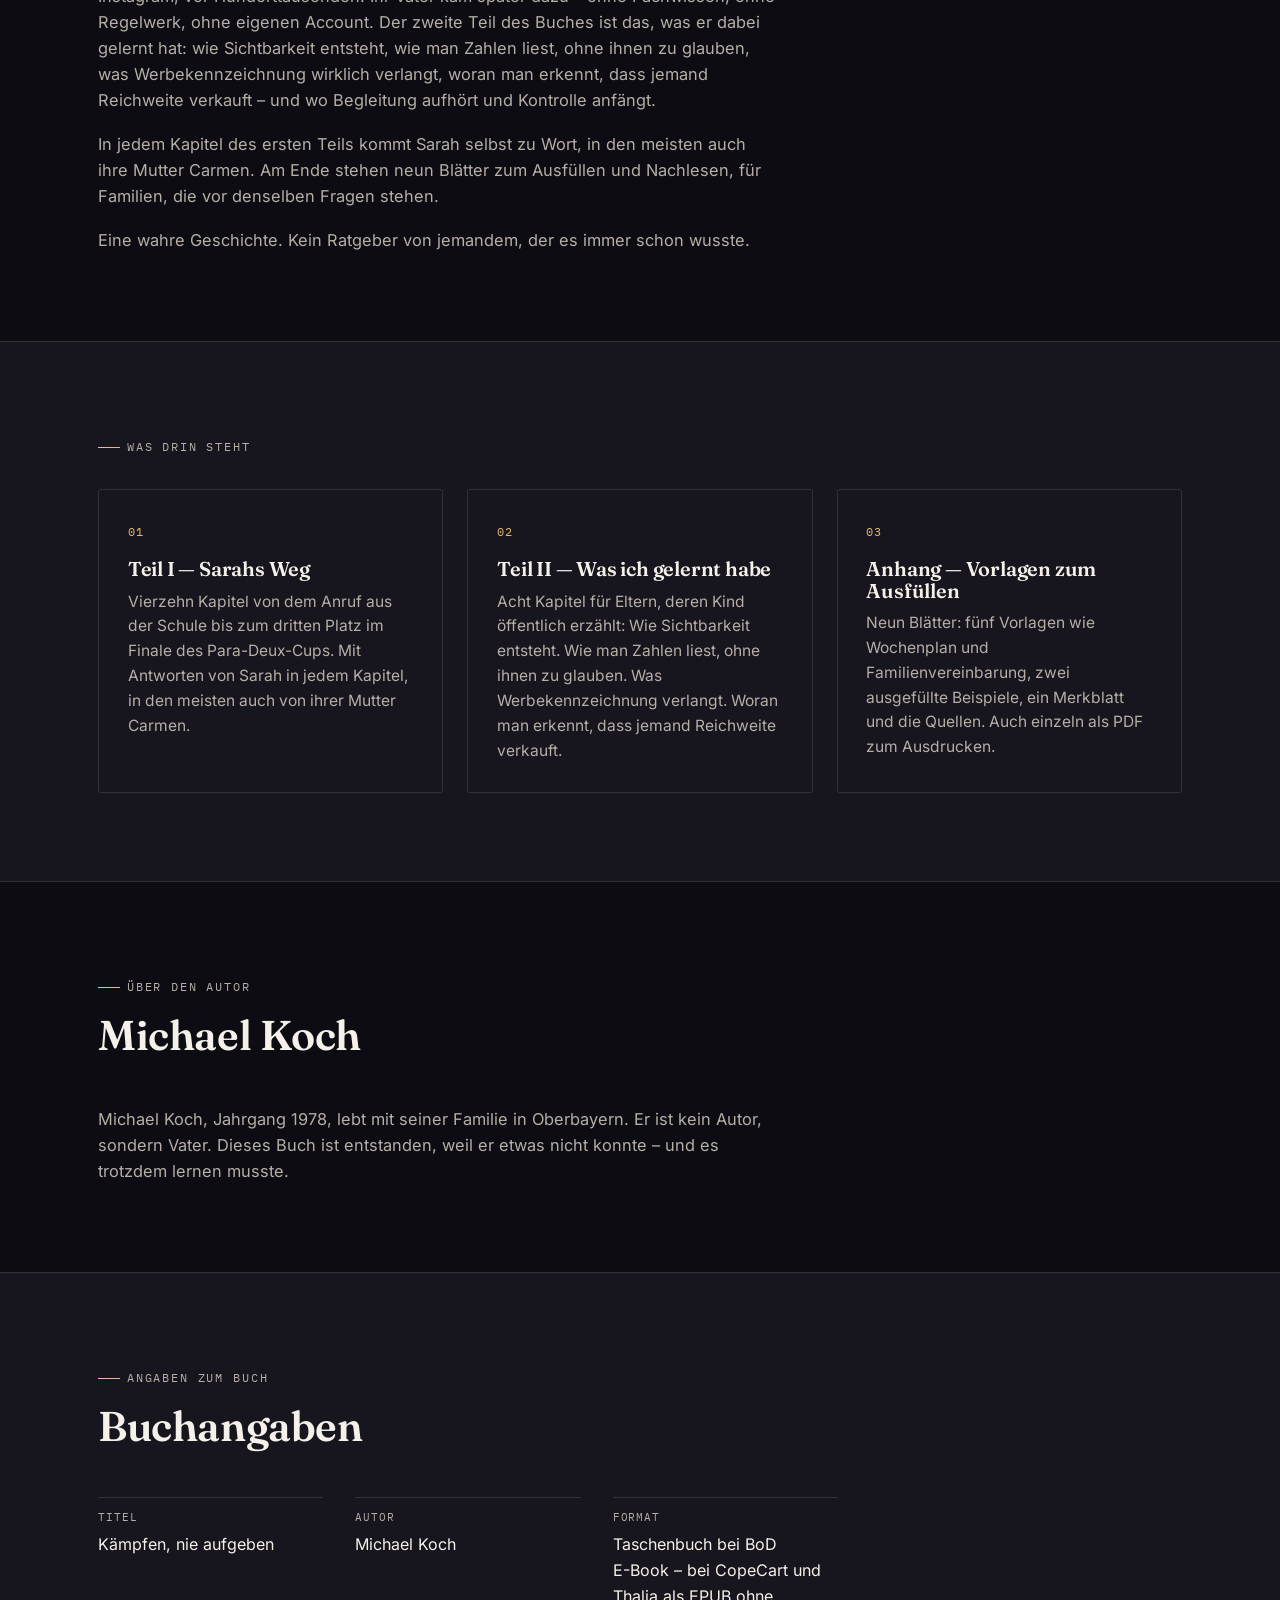
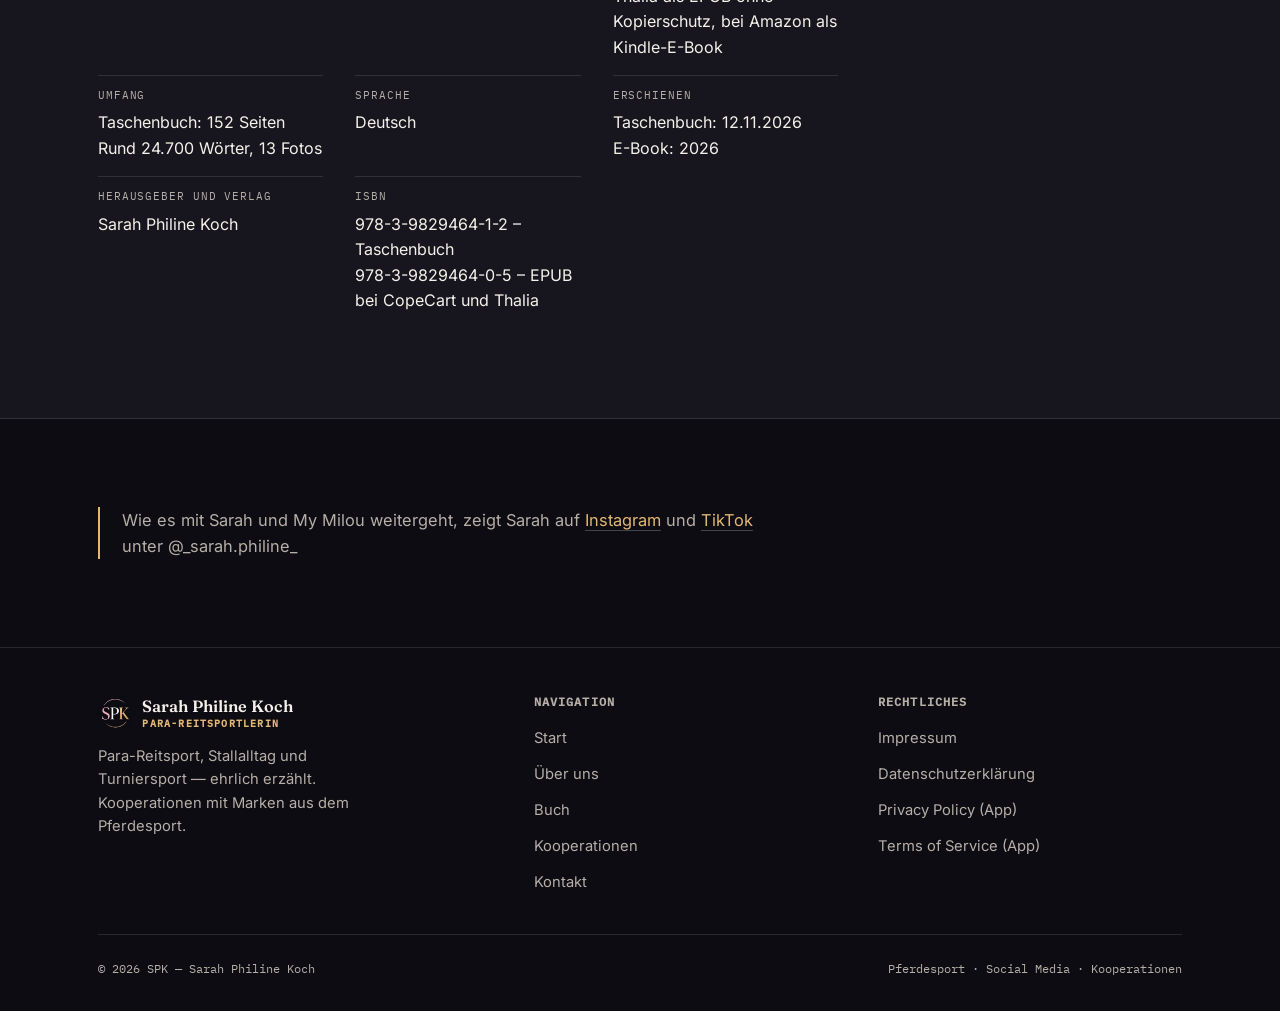
<file: buch.html>
<!DOCTYPE html>
<!--
  ══════════════════════════════════════════════════════════════════
  FREISCHALTUNG — ABGESCHLOSSEN AM 06.09.2026
  ══════════════════════════════════════════════════════════════════
  Diese Seite WAR absichtlich verborgen: kein Menüpunkt, kein Link von
  irgendeiner bestehenden Seite, nicht in sitemap.xml, in robots.txt
  gesperrt und mit <meta name="robots" content="noindex, nofollow">
  versehen. Wer die Adresse sarahphiline.de/buch kannte, kam hin -
  sonst niemand und keine Suchmaschine.

  AM 06.09.2026 FREIGESCHALTET, alle sechs Punkte in einem Zug. Der
  Auszeichnungspunkt der Checkliste war Michaels Ansage "Das Buch ist
  jetzt kaufbar, hier sind die Links" - eingetroffen ist EIN Link,
  CopeCart. Genau dafuer war die Seite gebaut: Amazon und Thalia
  bleiben leer, ihre Knoepfe erscheinen nicht.

  Der Stand jedes Punktes steht unten bei ihm. Die Liste bleibt
  stehen, damit nachvollziehbar ist, was wann geschah. (Bis zum
  16.09.2026 stand hier: "und weil Punkt 1 noch nicht fertig ist: Amazon
  und Thalia fehlen." Seit dem 16.09.2026 sind alle drei Kaufwege
  eingetragen.)

  DER INHALT STEHT AN GENAU EINER STELLE, in dieser Datei. buch/index.html
  ist seit 04.09.2026 keine zweite Fassung mehr, sondern eine reine
  Weiterleitung ohne eigenen Text (siehe der Hinweis am Kopf jener Datei) -
  sie beantwortet nur die Adresse mit abschliessendem Schraegstrich
  (sarahphiline.de/buch/), die GitHub Pages sonst nicht faende. Kein Punkt
  dieser Checkliste betrifft sie: Eine Weiterleitung ohne Inhalt hat nichts
  freizuschalten. Ein frueherer Versuch legte dort eine vollstaendige
  zweite Kopie ab - genau das war die Gefahr, die diese Checkliste
  ausschliessen soll: /buch verkauft, die zweite Kopie zeigt noch die
  gesperrte Fassung, und niemand merkt es, weil beide Adressen antworten.

  Michaels EINE Ansage, wenn es so weit ist: "Das Buch ist jetzt
  kaufbar, hier sind die Links." Alles Weitere ist diese Checkliste -
  in einem Auftrag abzuarbeiten, nicht von Hand an fuenf Stellen:

  1. ERLEDIGT 16.09.2026 (begonnen 06.09.2026, bis dahin "TEILWEISE
     ERLEDIGT"). In js/site-config.js die drei
     Felder bookLinkCopecart, bookLinkAmazon, bookLinkThalia mit den
     echten Adressen fuellen (leer bleiben darf jedes einzelne - der
     Knopf erscheint dann einfach nicht).
     -> bookLinkCopecart gefuellt und vor dem Eintragen abgerufen:
        HTTP 200 ohne Weiterleitung, Produkt 393197 "Kaempfen, nie
        aufgeben - E-Book (EPUB)", 7,99 Euro, ISBN 978-3-9829464-0-5 -
        Preis und ISBN deckungsgleich mit dieser Datei.
     -> 13.09.2026: bookLinkAmazon gefuellt, volle Adresse
        https://www.amazon.de/dp/B0HJ6XJSL4 (bewusst nicht der Kurzlink,
        siehe site-config.js). An dieser Datei dafuer nichts geaendert -
        der Knopf stand schon da. Am selben Tag im Browser geprueft:
        7,99 Euro, Kindle-E-Book, siehe site-config.js.
     -> 16.09.2026: bookLinkThalia gefuellt, volle Adresse
        https://www.thalia.de/shop/home/artikeldetails/A1081693725.
        Der Knopf stand schon da. Am selben Tag abgerufen: ePUB,
        Kopierschutz "Nein", 7,99 Euro, EAN = ISBN dieser Datei. Damit
        sind alle drei Felder gefuellt; in dieser Datei nachgezogen
        wurden nur die Zeilen "Format" und "ISBN" der Buchangaben.
  2. ERLEDIGT 06.09.2026. In DIESER Datei die Zeile
     <meta name="robots" ...> weiter unten entfernen.
  3. ERLEDIGT 06.09.2026. In robots.txt die beiden Zeilen
     "Disallow: /buch" und "Disallow: /buch.html" entfernen.
  4. ERLEDIGT 06.09.2026. In vorlagen.html den auskommentierten Absatz
     "Verweis auf /buch" einkommentieren (steht dort ebenfalls
     markiert). vorlagen/index.html ist ebenfalls nur eine
     Weiterleitung und braucht keine eigene Aenderung.
  5. ERLEDIGT 06.09.2026. In sitemap.xml einen Eintrag fuer /buch
     ergaenzen, nach demselben Muster wie der Eintrag fuer /vorlagen
     dort (URL mit der Endung .html, weil audit.py sitemap-URLs gegen
     den tatsaechlichen Dateinamen prueft; der canonical-Link in dieser
     Datei nennt weiterhin die sauberere Adresse ohne Endung).
     -> 20.09.2026 UEBERHOLT: sitemap.xml nennt jetzt https://sarahphiline.de/buch,
        ohne Endung, wie der canonical-Link hier - die beiden weichen
        seither nicht mehr voneinander ab. audit.py prueft seither
        genau das (neue Pruefung, siehe dort). Grund und Beleg: Google
        Search Console fand /vorlagen ueber die alte, abweichende
        Sitemap-Adresse gar nicht; siehe sitemap.xml.
  6. ERLEDIGT 06.09.2026. Sobald der Verkaufsstart feststeht:
     datePublished im JSON-LD weiter unten von "2026" auf das genaue
     Datum (JJJJ-MM-TT) praezisieren - am 04.09.2026 bewusst nur auf
     das Jahr gesetzt, weil der Tag noch nicht feststeht.
     -> Michael hat den 06.09.2026 als Verkaufsstart genannt.
     -> 13.09.2026 ZURUECKGENOMMEN, Entscheidung Michael: wieder nur
        "2026". CopeCart und Amazon haben verschiedene Starttage; ein
        Tagesdatum waere an einer Stelle immer falsch.

  NICHT TEIL DIESER CHECKLISTE, aber am 06.09.2026 mitentschieden: Wo
  /buch von der Website aus verlinkt wird. Am 13.09.2026 geaendert: Der
  Menuepunkt "Buch" steht jetzt in Kopfzeile und Fussbereich aller zehn
  Seiten, und die Startseite hat einen eigenen Buchabschnitt. Siehe den Kommentar
  an der Verlinkung in index.html.

  20.09.2026: Alle internen Verweise auf diese Seite (Kopf- und
  Fusszeile aller zehn Seiten, die beiden Knoepfe auf index.html, der
  Knopf auf vorlagen.html - 23 Stellen) zeigten bis dahin auf
  "buch.html". Umgestellt auf "buch" (ohne Endung), damit sie mit dem
  canonical-Link oben uebereinstimmen. Grund und Beleg: sitemap.xml,
  Kommentar am dortigen Eintrag fuer /buch. Diese Datei selbst behaelt
  ihren Dateinamen buch.html - nur die Verweise DARAUF wurden
  geaendert, keine Datei umbenannt. buch/index.html (die Weiterleitung
  fuer die Adresse mit abschliessendem Schraegstrich) verweist bewusst
  weiterhin auf "../buch.html" - eine echte Datei, kein Rueckverweis auf
  eine weitere Weiterleitung.
  15.11.2026: TASCHENBUCH LIEFERBAR (BoD, erschienen 12.11.2026). Michaels
  Ansage: "Das Taschenbuch ist jetzt zu kaufen", mit der BoD-Adresse.
  Eingebaut: Feld bookLinkBod in js/site-config.js (Beleg dort), eigener
  Preis- und Kaufblock im Kopfbereich, Buchangaben Format/Umfang/ISBN/
  Erschienen nach Ausgabe getrennt, Seitenzahl der Druckausgabe (152) wie
  am 13.09.2026 vorgesehen zurueck, strukturierte Daten mit zwei Ausgaben,
  Schlusssatz "Das Taschenbuch erscheint spaeter" ersetzt.
  ══════════════════════════════════════════════════════════════════
-->
<html lang="de">
<head>
<meta charset="UTF-8">
<meta name="viewport" content="width=device-width, initial-scale=1">
<title>Kämpfen, nie aufgeben — Das Buch von Michael Koch</title>
<meta name="description" content="„Kämpfen, nie aufgeben“ – wie Sarah nach schwerer Erkrankung zurück in den Sattel fand, erzählt von ihrem Vater. Taschenbuch 14,90 €, E-Book 7,99 €.">
<link rel="canonical" href="https://sarahphiline.de/buch">

<!-- Hier stand bis zum 06.09.2026 <meta name="robots" content="noindex,
     nofollow">. Entfernt mit Punkt 2 der Checkliste, als das Buch kaufbar
     wurde. Ohne eigene robots-Angabe gilt die Voreinstellung "index,
     follow" - eine ausdrueckliche Zeile dafuer waere ueberfluessig. -->

<!-- Strukturierte Daten (schema.org Book). datePublished stand bis zum
     06.09.2026 bewusst nur auf dem Jahr, weil der Verkaufsstart noch
     nicht feststand - eine erfundene Tagesangabe waere falscher gewesen
     als die geringere Genauigkeit. Mit Punkt 6 der Checkliste auf den
     von Michael genannten Verkaufsstart praezisiert, am 13.09.2026
     wieder auf das Jahr zurueckgesetzt: Die Kaufwege starteten an
     verschiedenen Tagen. Dasselbe "2026" steht sichtbar unter
     "Erschienen".
     numberOfPages ist am 13.09.2026 ENTFERNT (nicht leer gesetzt),
     Entscheidung Michael - Grund siehe Kommentar an der Zeile "Umfang"
     in den Buchangaben. Kommt zurueck, wenn das Taschenbuch lieferbar
     ist.
     15.11.2026: Taschenbuch lieferbar. Seither beschreibt der Block das
     Werk einmal und die beiden Ausgaben als workExample - jede mit eigener
     ISBN, eigenem Format und eigenem Preis. numberOfPages steht nur beim
     Taschenbuch (152, laut BoD-Shop). datePublished des Taschenbuchs ist
     das Erscheinungsdatum, das BoD nennt (12.11.2026); beim E-Book bleibt
     es bei "2026" (siehe oben). -->

<script type="application/ld+json">
{
  "@context": "https://schema.org",
  "@type": "Book",
  "name": "Kämpfen, nie aufgeben",
  "author": {
    "@type": "Person",
    "name": "Michael Koch"
  },
  "publisher": {
    "@type": "Person",
    "name": "Sarah Philine Koch"
  },
  "inLanguage": "de",
  "url": "https://sarahphiline.de/buch",
  "image": "https://sarahphiline.de/assets/photos/buch-cover-800.jpg",
  "workExample": [
    {
      "@type": "Book",
      "bookFormat": "https://schema.org/Paperback",
      "isbn": "978-3-9829464-1-2",
      "numberOfPages": 152,
      "datePublished": "2026-11-12",
      "inLanguage": "de",
      "offers": {
        "@type": "Offer",
        "price": "14.90",
        "priceCurrency": "EUR",
        "availability": "https://schema.org/InStock",
        "url": "https://buchshop.bod.de/kaempfen-nie-aufgeben-michael-koch-9783982946412"
      }
    },
    {
      "@type": "Book",
      "bookFormat": "https://schema.org/EBook",
      "isbn": "978-3-9829464-0-5",
      "datePublished": "2026",
      "inLanguage": "de",
      "offers": {
        "@type": "Offer",
        "price": "7.99",
        "priceCurrency": "EUR"
      }
    }
  ]
}
</script>

<meta property="og:type" content="book">
<meta property="og:site_name" content="SPK">
<meta property="og:title" content="Kämpfen, nie aufgeben — Das Buch von Michael Koch">
<meta property="og:description" content="„Kämpfen, nie aufgeben“ – wie Sarah nach schwerer Erkrankung zurück in den Sattel fand, erzählt von ihrem Vater. Taschenbuch 14,90 €, E-Book 7,99 €.">
<meta property="og:image" content="https://sarahphiline.de/assets/photos/buch-cover-800.jpg">
<meta property="og:image:width" content="800">
<meta property="og:image:height" content="1280">
<meta property="og:url" content="https://sarahphiline.de/buch">
<meta property="og:locale" content="de_DE">
<meta name="twitter:card" content="summary_large_image">

<link rel="icon" type="image/png" sizes="32x32" href="assets/favicon-32.png">
<link rel="icon" type="image/png" sizes="16x16" href="assets/favicon-16.png">
<link rel="apple-touch-icon" sizes="180x180" href="assets/apple-touch-icon.png">
<meta name="theme-color" content="#0D0C12">

<link rel="stylesheet" href="css/style.css">
</head>
<body>
<a class="skip-link" href="#main">Zum Inhalt springen</a>

<header class="site-header">
  <nav class="nav" aria-label="Hauptnavigation">
    <a class="brand" href="index.html">
      <img class="brand-mark" src="assets/spk-logo-nav.jpg" alt="SPK – Sarah Philine Koch">
            <span class="brand-text">
              <span class="brand-name">Sarah Philine Koch</span>
              <span class="brand-role">Para-Reitsportlerin</span>
            </span>
    </a>
    <ul class="nav-links" id="nav-links">
      <li><a href="index.html">Start</a></li>
      <li><a href="ueber-uns.html">Über uns</a></li>
      <li><a href="buch" aria-current="page">Buch</a></li>
      <li><a href="kooperationen.html">Kooperationen</a></li>
      <li><a href="kontakt.html">Kontakt</a></li>
      <li class="nav-cta mobile"><a class="btn btn-primary" href="kontakt.html">Kooperation anfragen</a></li>
    </ul>
    <a class="btn btn-primary nav-cta" href="kontakt.html">Kooperation anfragen</a>
    <button class="nav-toggle" aria-label="Menü öffnen" aria-expanded="false" aria-controls="nav-links">Menü</button>
  </nav>
</header>

<main id="main">

  <section class="hero">
    <div class="container book-hero-grid">
      <div class="book-cover">
        <picture>
          <source type="image/webp" srcset="assets/photos/buch-cover-400.webp 400w, assets/photos/buch-cover-800.webp 800w" sizes="(min-width: 860px) 320px, 60vw">
          <source type="image/jpeg" srcset="assets/photos/buch-cover-400.jpg 400w, assets/photos/buch-cover-800.jpg 800w" sizes="(min-width: 860px) 320px, 60vw">
          <img src="assets/photos/buch-cover-800.jpg" width="800" height="1280" alt="Buchcover „Kämpfen, nie aufgeben“ von Michael Koch">
        </picture>
      </div>
      <div>
        <span class="eyebrow">Taschenbuch &amp; E-Book · Michael Koch</span>
        <h1>Kämpfen, nie aufgeben</h1>
        <p class="lead">Wie meine Tochter zurück in den Sattel fand – und ich lernte, sie in der digitalen Welt zu begleiten</p>
        <div class="intro-teaser">
          <p>Im November 2022 ruft der Rettungsdienst an. Sarah reitet Turniere, macht eine Ausbildung, arbeitet im Stall. Am Tag davor ist sie ohne Hilfsmittel über den Hof gelaufen.</p>
          <p>Was danach kam, steht in diesem Buch. Und was wir dabei über eine Welt gelernt haben, die wir vorher nicht kannten.</p>
        </div>
        <!-- 15.11.2026: Taschenbuch dazugekommen. Jede Ausgabe hat ihren
             eigenen Preis und ihre eigenen Knoepfe, damit nie ein Preis neben
             dem falschen Kaufweg steht. Taschenbuch zuerst, weil es neu ist.
             Keine neue Stilregel - dieselben Klassen wie bisher. -->
        <div class="book-price-row">
          <span class="book-price">14,90 €</span>
          <span class="book-price-note">Taschenbuch · 152 Seiten · Buchpreisbindung</span>
        </div>
        <div class="book-actions">
          <a class="btn btn-primary" href="#" hidden data-cfg-optional="bookLinkBod" data-cfg-href="bookLinkBod" target="_blank" rel="noopener noreferrer">Taschenbuch bei BoD kaufen <span class="btn-arrow" aria-hidden="true">→</span></a>
        </div>
        <div class="book-price-row">
          <span class="book-price">7,99 €</span>
          <span class="book-price-note">E-Book · Buchpreisbindung</span>
        </div>
        <!-- 13.09.2026: Kaufwege zuerst, Leseprobe danach. Vorher stand die
             Leseprobe vorn; mit CopeCart UND Amazon brach der Amazon-Knopf
             bei 1366 px allein in die zweite Zeile - die beiden Kaufwege
             standen nicht gleichrangig nebeneinander. -->
        <div class="book-actions">
          <a class="btn btn-primary" href="#" hidden data-cfg-optional="bookLinkCopecart" data-cfg-href="bookLinkCopecart" target="_blank" rel="noopener noreferrer">Bei CopeCart kaufen <span class="btn-arrow" aria-hidden="true">→</span></a>
          <a class="btn btn-primary" href="#" hidden data-cfg-optional="bookLinkAmazon" data-cfg-href="bookLinkAmazon" target="_blank" rel="noopener noreferrer">Bei Amazon kaufen <span class="btn-arrow" aria-hidden="true">→</span></a>
          <a class="btn btn-primary" href="#" hidden data-cfg-optional="bookLinkThalia" data-cfg-href="bookLinkThalia" target="_blank" rel="noopener noreferrer">Bei Thalia / Tolino kaufen <span class="btn-arrow" aria-hidden="true">→</span></a>
        </div>
        <!-- 16.09.2026: Die Leseprobe steht in einem eigenen Block (dieselbe
             Klasse book-actions, keine neue Stilregel) und damit auf jeder
             Breite in einer eigenen Reihe. Vorher stand sie im selben Block
             wie die Kaufknoepfe; mit drei Kaufwegen (752 px) passte die
             Reihe nicht in die Spalte (709 px bei 1366 px), und Thalia
             rutschte neben die Leseprobe. Entscheidung Michael: Kaufwege
             und Leseprobe sind zweierlei. -->
        <div class="book-actions">
          <!-- 13.09.2026: Leseprobe durch die zu Fassung 49 gehoerende ersetzt
               (16 Seiten, neu gesetzt mit der Buchschrift). Der Text ist Wort
               fuer Wort derselbe wie in der bisherigen (13 Seiten), nur der
               Satz und damit die Seitenzahlen sind anders. Die bisherige
               Datei liegt als Leseprobe_Kaempfen-nie-aufgeben_Stand-2026-
               09-04.pdf daneben und ist nirgends verlinkt. -->
          <a class="btn btn-secondary" href="Leseprobe_Kaempfen-nie-aufgeben.pdf">Leseprobe lesen (PDF, 16 Seiten) <span class="btn-arrow" aria-hidden="true">→</span></a>
        </div>
      </div>
    </div>
  </section>

  <section>
    <div class="container">
      <div class="section-head section-head--tight reveal">
        <span class="eyebrow">Worum es geht</span>
      </div>
      <div class="story-copy reveal">
        <p>Im November 2022 ruft der Rettungsdienst an.</p>
        <p>Sarah ist in der Ausbildung zur Physiotherapeutin, sie reitet Turniere und arbeitet im Stall. Am Tag davor ist sie ohne Hilfsmittel über den Hof gelaufen.</p>
        <p>Was folgt, sind zwei Jahre in Kliniken. Blutvergiftungen, multiresistente Keime, Quarantäne, ein Antibiotikum, das deutschlandweit zusammengesucht werden muss. Mehrmals steht es auf der Kippe. Geblieben sind eine Halbseitenlähmung, eine Orthese, ein Rollstuhl für lange Wege – und ein Pferd, das die Familie selbst auf die Welt geholt hat: My Milou.</p>
        <p>Dieses Buch erzählt Sarahs Weg zurück in den Sattel. Bis zum ersten Turnier nach der Erkrankung. Bis zum 3. Platz in der Einzelwertung Grade III bei der Bayerischen Meisterschaft 2026. Bis zum 3. Platz im Finale des Para-Deux-Cups. Und bis zu dem Tag, an dem sie wieder über einen Sprung geht.</p>
        <p>Es erzählt aber noch etwas. Sarah hat diesen Weg öffentlich gezeigt, auf TikTok und Instagram, vor Hunderttausenden. Ihr Vater kam später dazu – ohne Fachwissen, ohne Regelwerk, ohne eigenen Account. Der zweite Teil des Buches ist das, was er dabei gelernt hat: wie Sichtbarkeit entsteht, wie man Zahlen liest, ohne ihnen zu glauben, was Werbekennzeichnung wirklich verlangt, woran man erkennt, dass jemand Reichweite verkauft – und wo Begleitung aufhört und Kontrolle anfängt.</p>
        <!-- 13.09.2026 berichtigt, am EPUB der Fassung 49 nachgezaehlt: In
             Teil I hat jedes Kapitel (auch Prolog und Epilog) einen Block
             "Sarah erzaehlt", einen Block "Carmen erzaehlt" nur 9 von 16
             (Kapitel 1-7, 13, Epilog); Teil II hat keine. Hier stand "In
             jedem Kapitel kommen Sarah und ihre Mutter Carmen selbst zu
             Wort". Der Anhang hat neun Blaetter: fuenf Vorlagen, zwei
             Beispiele, ein Merkblatt, ein Quellenblatt - hier stand "neun
             Vorlagen zum Ausfuellen". Achtung: Der Klappentext bei CopeCart
             und Amazon sagt vermutlich noch das Alte (Verkaufspaket). -->
        <p>In jedem Kapitel des ersten Teils kommt Sarah selbst zu Wort, in den meisten auch ihre Mutter Carmen. Am Ende stehen neun Blätter zum Ausfüllen und Nachlesen, für Familien, die vor denselben Fragen stehen.</p>
        <p>Eine wahre Geschichte. Kein Ratgeber von jemandem, der es immer schon wusste.</p>
      </div>
    </div>
  </section>

  <section class="section-alt">
    <div class="container">
      <div class="section-head section-head--tight reveal">
        <span class="eyebrow">Was drin steht</span>
      </div>
      <div class="grid">
        <div class="card reveal">
          <span class="num">01</span>
          <h3>Teil I — Sarahs Weg</h3>
          <p>Vierzehn Kapitel von dem Anruf aus der Schule bis zum dritten Platz im Finale des Para-Deux-Cups. Mit Antworten von Sarah in jedem Kapitel, in den meisten auch von ihrer Mutter Carmen.</p>
        </div>
        <div class="card reveal">
          <span class="num">02</span>
          <h3>Teil II — Was ich gelernt habe</h3>
          <p>Acht Kapitel für Eltern, deren Kind öffentlich erzählt: Wie Sichtbarkeit entsteht. Wie man Zahlen liest, ohne ihnen zu glauben. Was Werbekennzeichnung verlangt. Woran man erkennt, dass jemand Reichweite verkauft.</p>
        </div>
        <div class="card reveal">
          <span class="num">03</span>
          <h3>Anhang — Vorlagen zum Ausfüllen</h3>
          <p>Neun Blätter: fünf Vorlagen wie Wochenplan und Familienvereinbarung, zwei ausgefüllte Beispiele, ein Merkblatt und die Quellen. Auch einzeln als PDF zum Ausdrucken.</p>
        </div>
      </div>
    </div>
  </section>

  <section>
    <div class="container">
      <div class="section-head reveal">
        <span class="eyebrow">Über den Autor</span>
        <h2>Michael Koch</h2>
      </div>
      <div class="story-copy reveal">
        <p>Michael Koch, Jahrgang 1978, lebt mit seiner Familie in Oberbayern. Er ist kein Autor, sondern Vater. Dieses Buch ist entstanden, weil er etwas nicht konnte – und es trotzdem lernen musste.</p>
      </div>
    </div>
  </section>

  <section class="section-alt">
    <div class="container">
      <div class="section-head reveal">
        <span class="eyebrow">Angaben zum Buch</span>
        <h2>Buchangaben</h2>
      </div>
      <!-- Der Preis steht bewusst NICHT hier - er steht bereits einmal
           im Kopfbereich, und die Aufgabe verlangte ausdruecklich, dass
           er nicht zweimal im Text erscheint (Buchpreisbindung). -->
      <dl class="book-facts reveal">
        <div><dt>Titel</dt><dd>Kämpfen, nie aufgeben</dd></div>
        <div><dt>Autor</dt><dd>Michael Koch</dd></div>
        <!-- 13.09.2026: Format nach Kaufweg getrennt. "EPUB, ohne
             Kopierschutz" gilt nur fuer CopeCart (dort als Produktname
             und Aufzaehlungspunkt gefuehrt); fuer Amazon steht nur, was
             die Produktseite belegt - Kindle -, nichts zum Kopierschutz.
             16.09.2026 um Thalia ergaenzt: Die Thalia-Produktseite nennt
             "Format ePUB" und "Kopierschutz Nein" - deshalb dort dieselbe
             Angabe wie bei CopeCart. Hier stand bis dahin "E-Book – bei
             CopeCart als EPUB ohne Kopierschutz, bei Amazon als
             Kindle-E-Book". -->
        <!-- 15.11.2026: Taschenbuch vorangestellt ("Paperback" laut BoD). -->
        <div><dt>Format</dt><dd>Taschenbuch bei BoD<br>E-Book – bei CopeCart und Thalia als EPUB ohne Kopierschutz, bei Amazon als Kindle-E-Book</dd></div>
        <!-- SEITENZAHL ENTFERNT am 13.09.2026, Entscheidung Michael, hier
             und als numberOfPages in den strukturierten Daten oben. Hier
             stand "151 Seiten (E-Book)". Es gab drei Zahlen fuer dasselbe
             Buch: 151 auf dieser Seite (Herkunft nicht belegt), 152 im
             bestellten Taschenbuch bei BoD, 140 als Amazons "Seitenzahl
             der Print-Ausgabe". Ein E-Book hat keine feste Seitenzahl.
             ZURUECK, wenn das Taschenbuch lieferbar ist - dann mit der
             Seitenzahl der Druckausgabe und als solche gekennzeichnet. -->
        <!-- WORTZAHL am 13.09.2026 an Kaempfen-nie-aufgeben_Fassung49.epub
             gemessen, dem Stand, den CopeCart ausliefert (KDP49.epub hat
             denselben Text): 24.703 Woerter, das ganze E-Book von der
             Titelei bis zum Impressum. Zaehlweise: durch Leerraum getrennte
             Woerter mit mindestens einem Buchstaben oder einer Ziffer; nicht
             gezaehlt: HTML-Kopf, Bild-Alternativtexte, allein stehende
             Striche und Ausfuelllinien. Zweimal unabhaengig gezaehlt, gleiches
             Ergebnis. Nur der erzaehlende Text (Teil I und II): 22.488.
             Hier stand bis dahin "Rund 24.800 Woerter" - nirgends belegt,
             vermutlich aus einer frueheren Fassung. 13 Fotos am selben EPUB
             gezaehlt. -->
        <!-- 15.11.2026: Seitenzahl wie oben vorgesehen zurueck - nur fuer die
             Druckausgabe und als solche gekennzeichnet. 152 laut BoD-Shop am
             15.11.2026, deckt sich mit dem bestellten Exemplar (siehe oben). -->
        <div><dt>Umfang</dt><dd>Taschenbuch: 152 Seiten<br>Rund 24.700 Wörter, 13 Fotos</dd></div>
        <div><dt>Sprache</dt><dd>Deutsch</dd></div>
        <!-- 15.11.2026: Taschenbuch mit Tag laut BoD-Shop; das E-Book bleibt
             beim Jahr (Entscheidung 13.09.2026, siehe Kopf). -->
        <div><dt>Erschienen</dt><dd>Taschenbuch: 12.11.2026<br>E-Book: 2026</dd></div>
        <!-- 07.09.2026 richtiggestellt: Hier stand Michael Koch. Er ist
             der Autor, nicht der Verlag - Verlag ist Sarah Philine Koch.
             Die Zeile "Autor" darueber bleibt deshalb unveraendert. -->
        <div><dt>Herausgeber und Verlag</dt><dd>Sarah Philine Koch</dd></div>
        <!-- 13.09.2026: Die ISBN steht belegt nur bei CopeCart ("EPUB-Datei
             zum Download. ISBN 978-3-9829464-0-5"). Amazon fuehrt keine
             ISBN, nur die eigene ASIN - die gehoert als Haendlerkennung
             nicht hierher. Ueber die Amazon-Ausgabe wird nichts gesagt.
             16.09.2026: Thalia fuehrt dieselbe Nummer als EAN
             9783982946405 fuer die ePUB-Ausgabe - Zusatz deshalb auf
             "CopeCart und Thalia" erweitert. Hier stand bis dahin
             "978-3-9829464-0-5 – EPUB bei CopeCart". -->
        <!-- 15.11.2026: zweite ISBN fuer das Taschenbuch, laut BoD-Shop
             (ISBN-13 9783982946412). -->
        <div><dt>ISBN</dt><dd>978-3-9829464-1-2 – Taschenbuch<br>978-3-9829464-0-5 – EPUB bei CopeCart und Thalia</dd></div>
      </dl>
    </div>
  </section>

  <section>
    <div class="container">
      <!-- 15.11.2026: Hier stand "Das Taschenbuch erscheint später. Wer
           benachrichtigt werden möchte, findet Sarah auf ..." - seit
           12.11.2026 ueberholt. Die Verweise auf die Kanaele bleiben. -->
      <p class="book-closing reveal">Wie es mit Sarah und My Milou weitergeht, zeigt Sarah auf <a href="#" data-cfg-href="instagramUrl" target="_blank" rel="noopener noreferrer">Instagram</a> und <a href="#" data-cfg-href="tiktokUrl" target="_blank" rel="noopener noreferrer">TikTok</a> unter @_sarah.philine_</p>
    </div>
  </section>

</main>

<footer class="site-footer">
  <div class="container">
    <div class="footer-grid">
      <div class="footer-brand">
        <a class="brand" href="index.html">
          <img class="brand-mark" src="assets/spk-logo-nav.jpg" alt="SPK – Sarah Philine Koch">
                    <span class="brand-text">
                      <span class="brand-name">Sarah Philine Koch</span>
                      <span class="brand-role">Para-Reitsportlerin</span>
                    </span>
        </a>
        <p>Para-Reitsport, Stallalltag und Turniersport — ehrlich erzählt. Kooperationen mit Marken aus dem Pferdesport.</p>
      </div>
      <div class="footer-col">
        <h4>Navigation</h4>
        <ul>
          <li><a href="index.html">Start</a></li>
          <li><a href="ueber-uns.html">Über uns</a></li>
          <li><a href="buch">Buch</a></li>
          <li><a href="kooperationen.html">Kooperationen</a></li>
          <li><a href="kontakt.html">Kontakt</a></li>
        </ul>
      </div>
      <div class="footer-col">
        <h4>Rechtliches</h4>
        <ul>
          <li><a href="impressum.html">Impressum</a></li>
          <li><a href="datenschutz.html">Datenschutzerklärung</a></li>
          <li><a href="privacy.html">Privacy Policy (App)</a></li>
          <li><a href="terms.html">Terms of Service (App)</a></li>
        </ul>
      </div>
    </div>
    <div class="footer-bottom">
      <span>© <span id="year">2026</span> SPK — Sarah Philine Koch</span>
      <span>Pferdesport · Social Media · Kooperationen</span>
    </div>
  </div>
</footer>

<script src="js/site-config.js"></script>
<script src="js/main.js"></script>
</body>
</html>
</file>
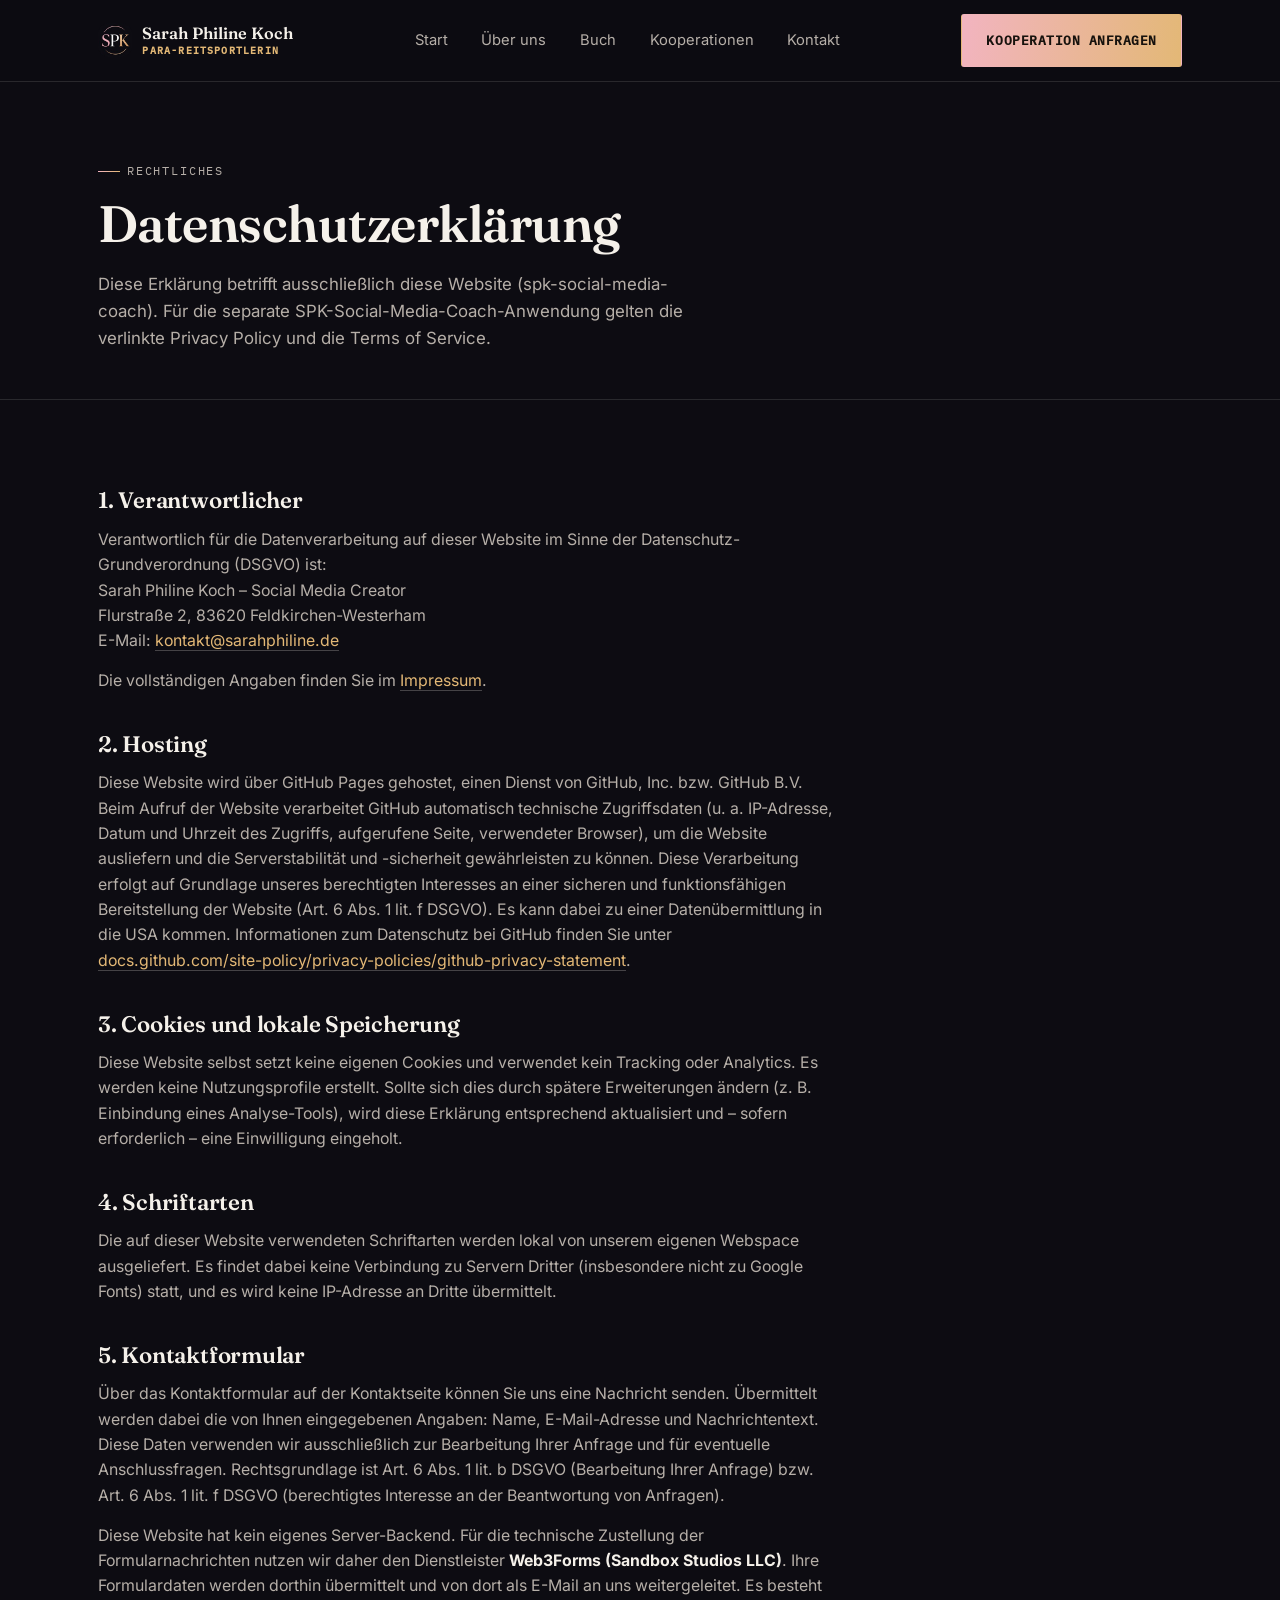
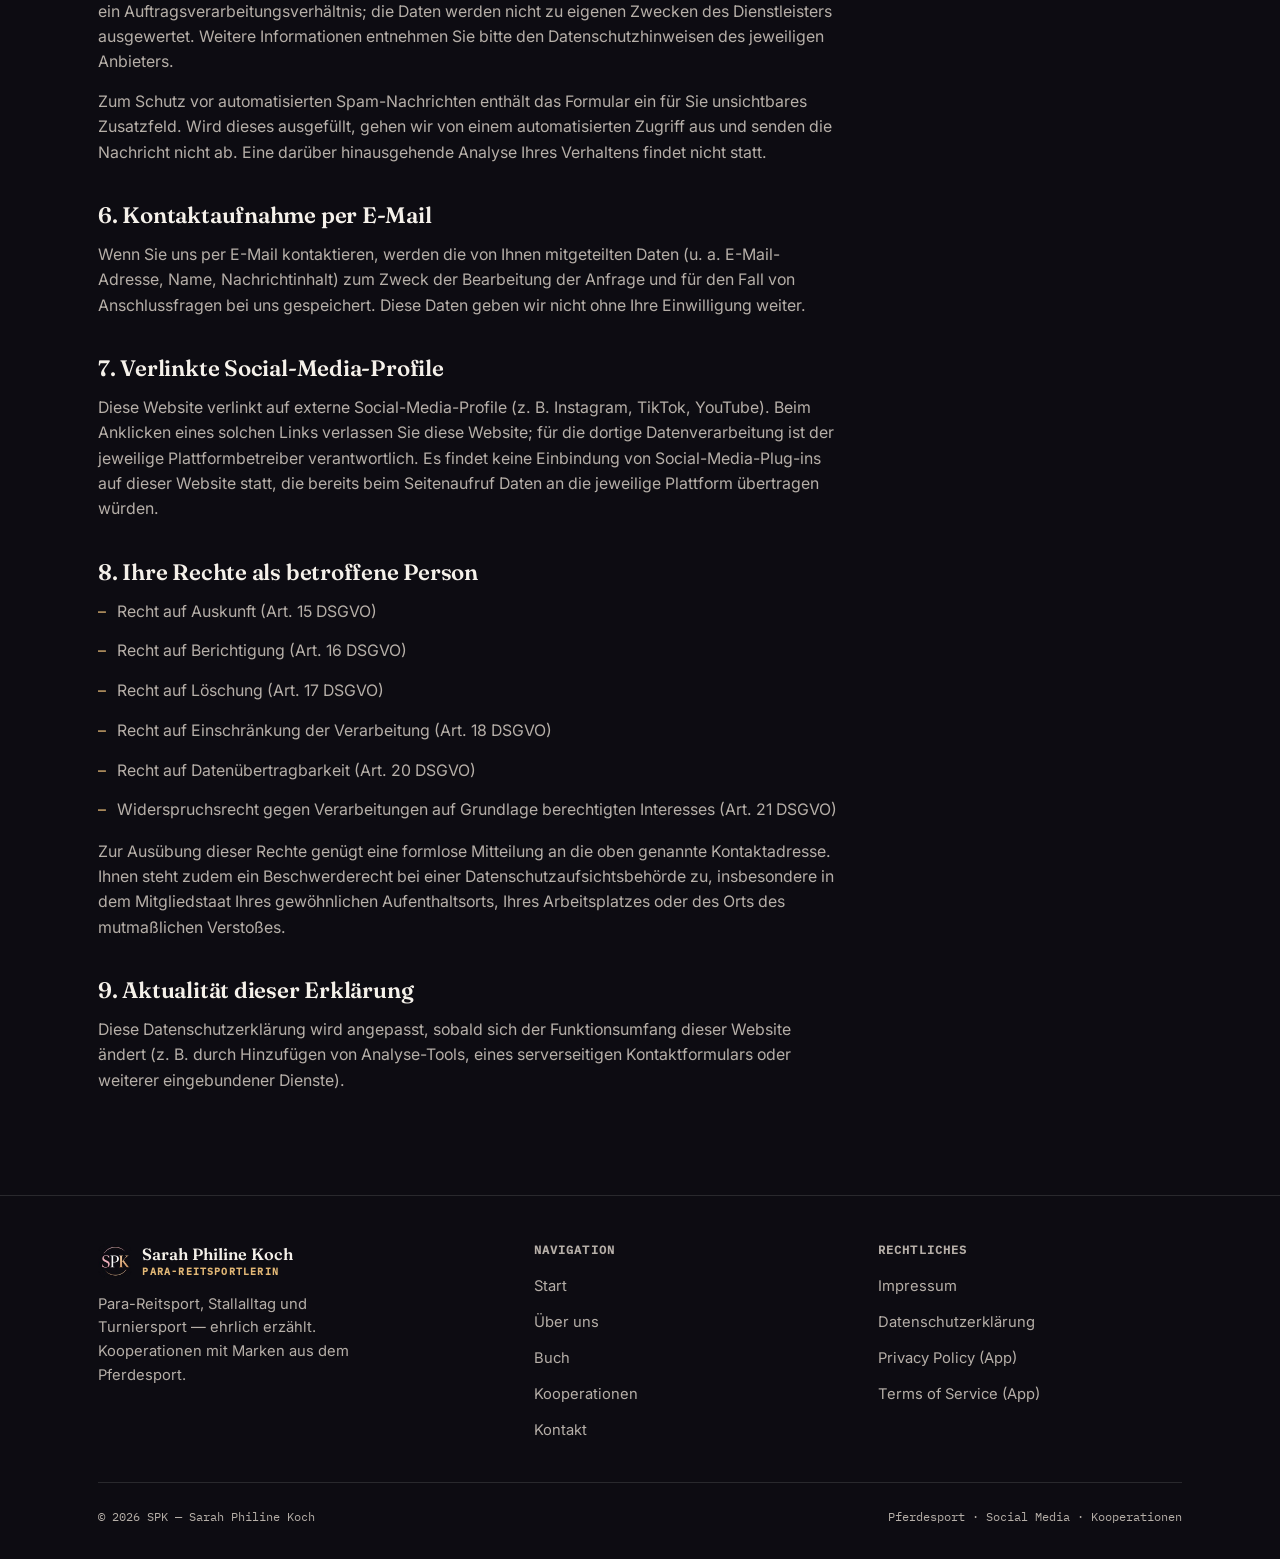
<file: datenschutz.html>
<!DOCTYPE html>
<html lang="de">
<head>
<meta charset="UTF-8">
<meta name="viewport" content="width=device-width, initial-scale=1">
<title>Datenschutzerklärung — SPK</title>
<meta name="description" content="Datenschutzerklärung der SPK-Website gemäß DSGVO.">
<link rel="canonical" href="https://sarahphiline.de/datenschutz.html">
<meta name="robots" content="noindex, follow">
<meta property="og:type" content="website">
<meta property="og:site_name" content="SPK">
<meta property="og:title" content="Datenschutzerklärung — SPK">
<meta property="og:description" content="Datenschutzerklärung der SPK-Website gemäß DSGVO.">
<meta property="og:image" content="https://sarahphiline.de/assets/og-image.jpg">
<meta property="og:url" content="https://sarahphiline.de/datenschutz.html">
<meta property="og:locale" content="de_DE">
<meta name="twitter:card" content="summary_large_image">

<link rel="icon" type="image/png" sizes="32x32" href="assets/favicon-32.png">
<link rel="icon" type="image/png" sizes="16x16" href="assets/favicon-16.png">
<link rel="apple-touch-icon" sizes="180x180" href="assets/apple-touch-icon.png">
<meta name="theme-color" content="#0D0C12">

<link rel="stylesheet" href="css/style.css">
</head>
<body>
<a class="skip-link" href="#main">Zum Inhalt springen</a>

<header class="site-header">
  <nav class="nav" aria-label="Hauptnavigation">
    <a class="brand" href="index.html">
      <img class="brand-mark" src="assets/spk-logo-nav.jpg" alt="SPK – Sarah Philine Koch">
            <span class="brand-text">
              <span class="brand-name">Sarah Philine Koch</span>
              <span class="brand-role">Para-Reitsportlerin</span>
            </span>
    </a>
    <ul class="nav-links" id="nav-links">
      <li><a href="index.html">Start</a></li>
      <li><a href="ueber-uns.html">Über uns</a></li>
      <li><a href="buch">Buch</a></li>
      <li><a href="kooperationen.html">Kooperationen</a></li>
      <li><a href="kontakt.html">Kontakt</a></li>
      <li class="nav-cta mobile"><a class="btn btn-primary" href="kontakt.html">Kooperation anfragen</a></li>
    </ul>
    <a class="btn btn-primary nav-cta" href="kontakt.html">Kooperation anfragen</a>
    <button class="nav-toggle" aria-label="Menü öffnen" aria-expanded="false" aria-controls="nav-links">Menü</button>
  </nav>
</header>

<main id="main">
  <section class="page-header">
    <div class="container">
      <span class="eyebrow">Rechtliches</span>
      <h1>Datenschutzerklärung</h1>
      <p class="lead">Diese Erklärung betrifft ausschließlich diese Website (spk-social-media-coach). Für die separate SPK-Social-Media-Coach-Anwendung gelten die verlinkte Privacy Policy und die Terms of Service.</p>
    </div>
  </section>

  <section>
    <div class="container">
      <div class="prose">

        <h2>1. Verantwortlicher</h2>
        <!-- Wie im Impressum fest im HTML statt nur per Skript (03.09.2026):
             Wer der Verantwortliche ist, muss auch ohne JavaScript lesbar
             sein. Dieselben Werte stehen in js/site-config.js — wer hier
             etwas ändert, ändert auch dort. Begründung ausführlich im
             Kopfkommentar von js/site-config.js. -->
        <p>
          Verantwortlich für die Datenverarbeitung auf dieser Website im Sinne der Datenschutz-Grundverordnung (DSGVO) ist:<br>
          <span data-cfg="legalName">Sarah Philine Koch – Social Media Creator</span><br>
          <span data-cfg="addressStreet">Flurstraße 2</span>,
          <span data-cfg="addressCity">83620 Feldkirchen-Westerham</span><br>
          E-Mail: <a href="mailto:kontakt@sarahphiline.de" data-cfg="email" data-cfg-href="email">kontakt@sarahphiline.de</a>
        </p>
        <p>Die vollständigen Angaben finden Sie im <a href="impressum.html">Impressum</a>.</p>

        <h2>2. Hosting</h2>
        <p>Diese Website wird über GitHub Pages gehostet, einen Dienst von GitHub, Inc. bzw. GitHub B.V. Beim Aufruf der Website verarbeitet GitHub automatisch technische Zugriffsdaten (u. a. IP-Adresse, Datum und Uhrzeit des Zugriffs, aufgerufene Seite, verwendeter Browser), um die Website ausliefern und die Serverstabilität und -sicherheit gewährleisten zu können. Diese Verarbeitung erfolgt auf Grundlage unseres berechtigten Interesses an einer sicheren und funktionsfähigen Bereitstellung der Website (Art. 6 Abs. 1 lit. f DSGVO). Es kann dabei zu einer Datenübermittlung in die USA kommen. Informationen zum Datenschutz bei GitHub finden Sie unter <a href="https://docs.github.com/site-policy/privacy-policies/github-privacy-statement" target="_blank" rel="noopener noreferrer">docs.github.com/site-policy/privacy-policies/github-privacy-statement</a>.</p>

        <h2>3. Cookies und lokale Speicherung</h2>
        <p>Diese Website selbst setzt keine eigenen Cookies und verwendet kein Tracking oder Analytics. Es werden keine Nutzungsprofile erstellt. Sollte sich dies durch spätere Erweiterungen ändern (z. B. Einbindung eines Analyse-Tools), wird diese Erklärung entsprechend aktualisiert und – sofern erforderlich – eine Einwilligung eingeholt.</p>

        <h2>4. Schriftarten</h2>
        <p>Die auf dieser Website verwendeten Schriftarten werden lokal von unserem eigenen Webspace ausgeliefert. Es findet dabei keine Verbindung zu Servern Dritter (insbesondere nicht zu Google Fonts) statt, und es wird keine IP-Adresse an Dritte übermittelt.</p>

        <h2>5. Kontaktformular</h2>
        <p>Über das Kontaktformular auf der Kontaktseite können Sie uns eine Nachricht senden. Übermittelt werden dabei die von Ihnen eingegebenen Angaben: Name, E-Mail-Adresse und Nachrichtentext. Diese Daten verwenden wir ausschließlich zur Bearbeitung Ihrer Anfrage und für eventuelle Anschlussfragen. Rechtsgrundlage ist Art. 6 Abs. 1 lit. b DSGVO (Bearbeitung Ihrer Anfrage) bzw. Art. 6 Abs. 1 lit. f DSGVO (berechtigtes Interesse an der Beantwortung von Anfragen).</p>
        <p data-form-mode="mailto">Diese Website hat kein eigenes Server-Backend und speichert keine Formulardaten. Beim Absenden öffnet sich Ihr lokales E-Mail-Programm mit einer vorbereiteten Nachricht an unsere geschäftliche E-Mail-Adresse. Die eingegebenen Daten werden uns also erst durch den anschließenden Versand der E-Mail durch Sie selbst mitgeteilt.</p>
        <p data-form-mode="endpoint" hidden>Diese Website hat kein eigenes Server-Backend. Für die technische Zustellung der Formularnachrichten nutzen wir daher den Dienstleister <strong data-cfg="formProviderName">unseren Formular-Dienstleister</strong>. Ihre Formulardaten werden dorthin übermittelt und von dort als E-Mail an uns weitergeleitet. Es besteht ein Auftragsverarbeitungsverhältnis; die Daten werden nicht zu eigenen Zwecken des Dienstleisters ausgewertet. Weitere Informationen entnehmen Sie bitte den Datenschutzhinweisen des jeweiligen Anbieters.</p>
        <p>Zum Schutz vor automatisierten Spam-Nachrichten enthält das Formular ein für Sie unsichtbares Zusatzfeld. Wird dieses ausgefüllt, gehen wir von einem automatisierten Zugriff aus und senden die Nachricht nicht ab. Eine darüber hinausgehende Analyse Ihres Verhaltens findet nicht statt.</p>

        <h2>6. Kontaktaufnahme per E-Mail</h2>
        <p>Wenn Sie uns per E-Mail kontaktieren, werden die von Ihnen mitgeteilten Daten (u. a. E-Mail-Adresse, Name, Nachrichtinhalt) zum Zweck der Bearbeitung der Anfrage und für den Fall von Anschlussfragen bei uns gespeichert. Diese Daten geben wir nicht ohne Ihre Einwilligung weiter.</p>

        <h2>7. Verlinkte Social-Media-Profile</h2>
        <p>Diese Website verlinkt auf externe Social-Media-Profile (z. B. Instagram, TikTok, YouTube). Beim Anklicken eines solchen Links verlassen Sie diese Website; für die dortige Datenverarbeitung ist der jeweilige Plattformbetreiber verantwortlich. Es findet keine Einbindung von Social-Media-Plug-ins auf dieser Website statt, die bereits beim Seitenaufruf Daten an die jeweilige Plattform übertragen würden.</p>

        <h2>8. Ihre Rechte als betroffene Person</h2>
        <ul>
          <li>Recht auf Auskunft (Art. 15 DSGVO)</li>
          <li>Recht auf Berichtigung (Art. 16 DSGVO)</li>
          <li>Recht auf Löschung (Art. 17 DSGVO)</li>
          <li>Recht auf Einschränkung der Verarbeitung (Art. 18 DSGVO)</li>
          <li>Recht auf Datenübertragbarkeit (Art. 20 DSGVO)</li>
          <li>Widerspruchsrecht gegen Verarbeitungen auf Grundlage berechtigten Interesses (Art. 21 DSGVO)</li>
        </ul>
        <p>Zur Ausübung dieser Rechte genügt eine formlose Mitteilung an die oben genannte Kontaktadresse. Ihnen steht zudem ein Beschwerderecht bei einer Datenschutzaufsichtsbehörde zu, insbesondere in dem Mitgliedstaat Ihres gewöhnlichen Aufenthaltsorts, Ihres Arbeitsplatzes oder des Orts des mutmaßlichen Verstoßes.</p>

        <h2>9. Aktualität dieser Erklärung</h2>
        <p>Diese Datenschutzerklärung wird angepasst, sobald sich der Funktionsumfang dieser Website ändert (z. B. durch Hinzufügen von Analyse-Tools, eines serverseitigen Kontaktformulars oder weiterer eingebundener Dienste).</p>

      </div>
    </div>
  </section>
</main>

<footer class="site-footer">
  <div class="container">
    <div class="footer-grid">
      <div class="footer-brand">
        <a class="brand" href="index.html">
          <img class="brand-mark" src="assets/spk-logo-nav.jpg" alt="SPK – Sarah Philine Koch">
                    <span class="brand-text">
                      <span class="brand-name">Sarah Philine Koch</span>
                      <span class="brand-role">Para-Reitsportlerin</span>
                    </span>
        </a>
        <p>Para-Reitsport, Stallalltag und Turniersport — ehrlich erzählt. Kooperationen mit Marken aus dem Pferdesport.</p>
      </div>
      <div class="footer-col">
        <h4>Navigation</h4>
        <ul>
          <li><a href="index.html">Start</a></li>
          <li><a href="ueber-uns.html">Über uns</a></li>
          <li><a href="buch">Buch</a></li>
          <li><a href="kooperationen.html">Kooperationen</a></li>
          <li><a href="kontakt.html">Kontakt</a></li>
        </ul>
      </div>
      <div class="footer-col">
        <h4>Rechtliches</h4>
        <ul>
          <li><a href="impressum.html">Impressum</a></li>
          <li><a href="datenschutz.html">Datenschutzerklärung</a></li>
          <li><a href="privacy.html">Privacy Policy (App)</a></li>
          <li><a href="terms.html">Terms of Service (App)</a></li>
        </ul>
      </div>
    </div>
    <div class="footer-bottom">
      <span>© <span id="year">2026</span> SPK — Sarah Philine Koch</span>
      <span>Pferdesport · Social Media · Kooperationen</span>
    </div>
  </div>
</footer>

<script src="js/site-config.js"></script>
<script src="js/main.js"></script>
</body>
</html>
</file>
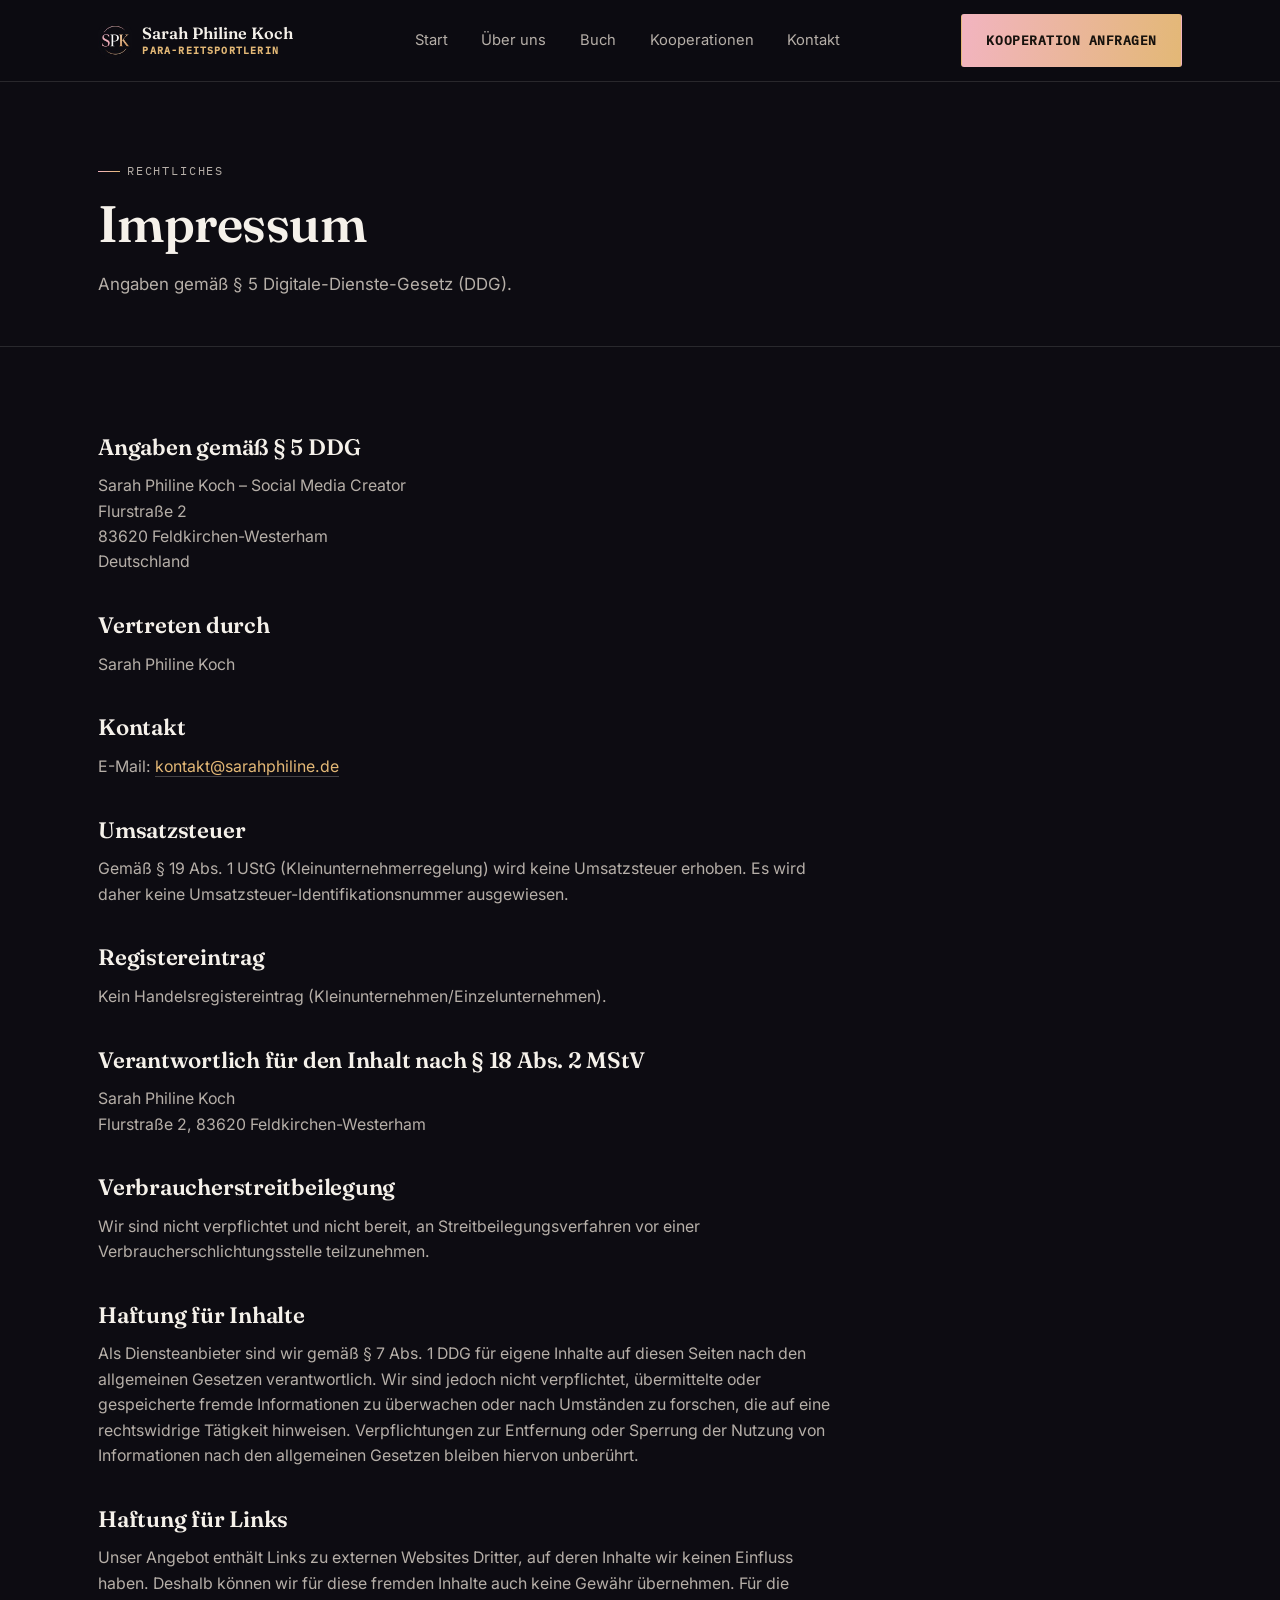
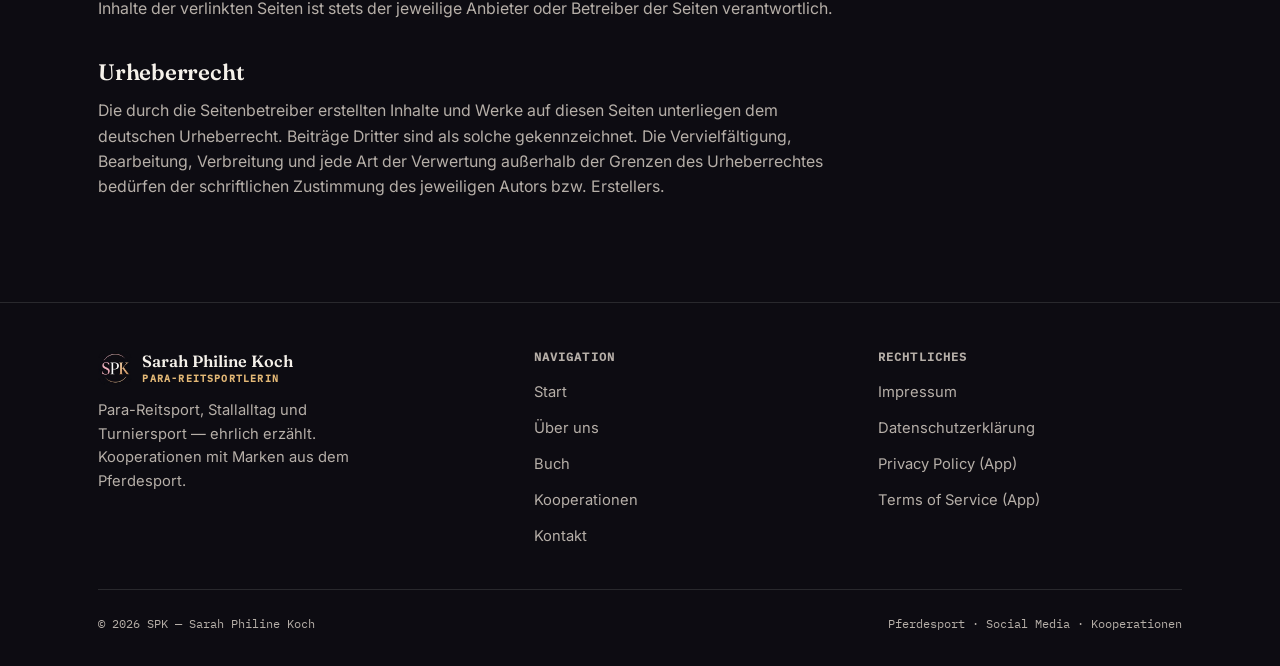
<file: impressum.html>
<!DOCTYPE html>
<html lang="de">
<head>
<meta charset="UTF-8">
<meta name="viewport" content="width=device-width, initial-scale=1">
<title>Impressum — SPK</title>
<meta name="description" content="Impressum und Anbieterkennzeichnung von SPK gemäß § 5 DDG.">
<link rel="canonical" href="https://sarahphiline.de/impressum.html">
<meta name="robots" content="noindex, follow">
<meta property="og:type" content="website">
<meta property="og:site_name" content="SPK">
<meta property="og:title" content="Impressum — SPK">
<meta property="og:description" content="Impressum und Anbieterkennzeichnung von SPK gemäß § 5 DDG.">
<meta property="og:image" content="https://sarahphiline.de/assets/og-image.jpg">
<meta property="og:url" content="https://sarahphiline.de/impressum.html">
<meta property="og:locale" content="de_DE">
<meta name="twitter:card" content="summary_large_image">

<link rel="icon" type="image/png" sizes="32x32" href="assets/favicon-32.png">
<link rel="icon" type="image/png" sizes="16x16" href="assets/favicon-16.png">
<link rel="apple-touch-icon" sizes="180x180" href="assets/apple-touch-icon.png">
<meta name="theme-color" content="#0D0C12">

<link rel="stylesheet" href="css/style.css">
</head>
<body>
<a class="skip-link" href="#main">Zum Inhalt springen</a>

<header class="site-header">
  <nav class="nav" aria-label="Hauptnavigation">
    <a class="brand" href="index.html">
      <img class="brand-mark" src="assets/spk-logo-nav.jpg" alt="SPK – Sarah Philine Koch">
            <span class="brand-text">
              <span class="brand-name">Sarah Philine Koch</span>
              <span class="brand-role">Para-Reitsportlerin</span>
            </span>
    </a>
    <ul class="nav-links" id="nav-links">
      <li><a href="index.html">Start</a></li>
      <li><a href="ueber-uns.html">Über uns</a></li>
      <li><a href="buch">Buch</a></li>
      <li><a href="kooperationen.html">Kooperationen</a></li>
      <li><a href="kontakt.html">Kontakt</a></li>
      <li class="nav-cta mobile"><a class="btn btn-primary" href="kontakt.html">Kooperation anfragen</a></li>
    </ul>
    <a class="btn btn-primary nav-cta" href="kontakt.html">Kooperation anfragen</a>
    <button class="nav-toggle" aria-label="Menü öffnen" aria-expanded="false" aria-controls="nav-links">Menü</button>
  </nav>
</header>

<main id="main">
  <section class="page-header">
    <div class="container">
      <span class="eyebrow">Rechtliches</span>
      <h1>Impressum</h1>
      <p class="lead">Angaben gemäß § 5 Digitale-Dienste-Gesetz (DDG).</p>
    </div>
  </section>

  <section>
    <div class="container">
      <div class="prose">

        <!-- PFLICHTANGABEN NACH § 5 DDG — FEST IM HTML, NICHT NUR PER SKRIPT.

             Bis zum 03.09.2026 stand hier nur ein Platzhalter in eckigen
             Klammern; die echten Werte setzte js/main.js beim Laden ein.
             Wer die Seite ohne JavaScript öffnete — Textbrowser,
             Vorschaudienst einer Messenger-App, blockiertes oder nicht
             geladenes Skript — sah statt Name und Anschrift den Text
             "[Vollständiger Name / Firmenname bitte ergänzen]". Eine
             Anbieterkennzeichnung muss aber ständig verfügbar sein.

             Die Werte stehen deshalb ab jetzt zweimal: hier fest und in
             js/site-config.js. Das ist eine bewusste Doppelung — Michael
             hat sie am 03.09.2026 in Kauf genommen. Der data-cfg-
             Mechanismus bleibt unverändert und überschreibt diese Texte
             weiterhin; neu ist nur, dass der Notfalltext der echte Wert
             ist statt einer Klammer.

             WER HIER ETWAS ÄNDERT, ÄNDERT AUCH js/site-config.js. -->
        <h2>Angaben gemäß § 5 DDG</h2>
        <p>
          <span data-cfg="legalName">Sarah Philine Koch – Social Media Creator</span><br>
          <span data-cfg="addressStreet">Flurstraße 2</span><br>
          <span data-cfg="addressCity">83620 Feldkirchen-Westerham</span><br>
          <span data-cfg="addressCountry">Deutschland</span>
        </p>

        <h2>Vertreten durch</h2>
        <p><span data-cfg="responsiblePerson">Sarah Philine Koch</span></p>

        <h2>Kontakt</h2>
        <p>
          <span data-cfg-optional="phone" hidden>Telefon: <span data-cfg="phone"></span><br></span>
          E-Mail: <a href="mailto:kontakt@sarahphiline.de" data-cfg="email" data-cfg-href="email">kontakt@sarahphiline.de</a>
        </p>

        <h2>Umsatzsteuer</h2>
        <p>Gemäß § 19 Abs. 1 UStG (Kleinunternehmerregelung) wird keine Umsatzsteuer erhoben. Es wird daher keine Umsatzsteuer-Identifikationsnummer ausgewiesen.</p>

        <h2>Registereintrag</h2>
        <p>Kein Handelsregistereintrag (Kleinunternehmen/Einzelunternehmen).</p>

        <h2>Verantwortlich für den Inhalt nach § 18 Abs. 2 MStV</h2>
        <!-- Ebenfalls fest verdrahtet, siehe Begründung weiter oben. -->
        <p>
          <span data-cfg="responsiblePerson">Sarah Philine Koch</span><br>
          <span data-cfg="addressStreet">Flurstraße 2</span>,
          <span data-cfg="addressCity">83620 Feldkirchen-Westerham</span>
        </p>

        <h2>Verbraucherstreitbeilegung</h2>
        <p>Wir sind nicht verpflichtet und nicht bereit, an Streitbeilegungsverfahren vor einer Verbraucherschlichtungsstelle teilzunehmen.</p>

        <h2>Haftung für Inhalte</h2>
        <p>Als Diensteanbieter sind wir gemäß § 7 Abs. 1 DDG für eigene Inhalte auf diesen Seiten nach den allgemeinen Gesetzen verantwortlich. Wir sind jedoch nicht verpflichtet, übermittelte oder gespeicherte fremde Informationen zu überwachen oder nach Umständen zu forschen, die auf eine rechtswidrige Tätigkeit hinweisen. Verpflichtungen zur Entfernung oder Sperrung der Nutzung von Informationen nach den allgemeinen Gesetzen bleiben hiervon unberührt.</p>

        <h2>Haftung für Links</h2>
        <p>Unser Angebot enthält Links zu externen Websites Dritter, auf deren Inhalte wir keinen Einfluss haben. Deshalb können wir für diese fremden Inhalte auch keine Gewähr übernehmen. Für die Inhalte der verlinkten Seiten ist stets der jeweilige Anbieter oder Betreiber der Seiten verantwortlich.</p>

        <h2>Urheberrecht</h2>
        <p>Die durch die Seitenbetreiber erstellten Inhalte und Werke auf diesen Seiten unterliegen dem deutschen Urheberrecht. Beiträge Dritter sind als solche gekennzeichnet. Die Vervielfältigung, Bearbeitung, Verbreitung und jede Art der Verwertung außerhalb der Grenzen des Urheberrechtes bedürfen der schriftlichen Zustimmung des jeweiligen Autors bzw. Erstellers.</p>

      </div>
    </div>
  </section>
</main>

<footer class="site-footer">
  <div class="container">
    <div class="footer-grid">
      <div class="footer-brand">
        <a class="brand" href="index.html">
          <img class="brand-mark" src="assets/spk-logo-nav.jpg" alt="SPK – Sarah Philine Koch">
                    <span class="brand-text">
                      <span class="brand-name">Sarah Philine Koch</span>
                      <span class="brand-role">Para-Reitsportlerin</span>
                    </span>
        </a>
        <p>Para-Reitsport, Stallalltag und Turniersport — ehrlich erzählt. Kooperationen mit Marken aus dem Pferdesport.</p>
      </div>
      <div class="footer-col">
        <h4>Navigation</h4>
        <ul>
          <li><a href="index.html">Start</a></li>
          <li><a href="ueber-uns.html">Über uns</a></li>
          <li><a href="buch">Buch</a></li>
          <li><a href="kooperationen.html">Kooperationen</a></li>
          <li><a href="kontakt.html">Kontakt</a></li>
        </ul>
      </div>
      <div class="footer-col">
        <h4>Rechtliches</h4>
        <ul>
          <li><a href="impressum.html">Impressum</a></li>
          <li><a href="datenschutz.html">Datenschutzerklärung</a></li>
          <li><a href="privacy.html">Privacy Policy (App)</a></li>
          <li><a href="terms.html">Terms of Service (App)</a></li>
        </ul>
      </div>
    </div>
    <div class="footer-bottom">
      <span>© <span id="year">2026</span> SPK — Sarah Philine Koch</span>
      <span>Pferdesport · Social Media · Kooperationen</span>
    </div>
  </div>
</footer>

<script src="js/site-config.js"></script>
<script src="js/main.js"></script>
</body>
</html>
</file>
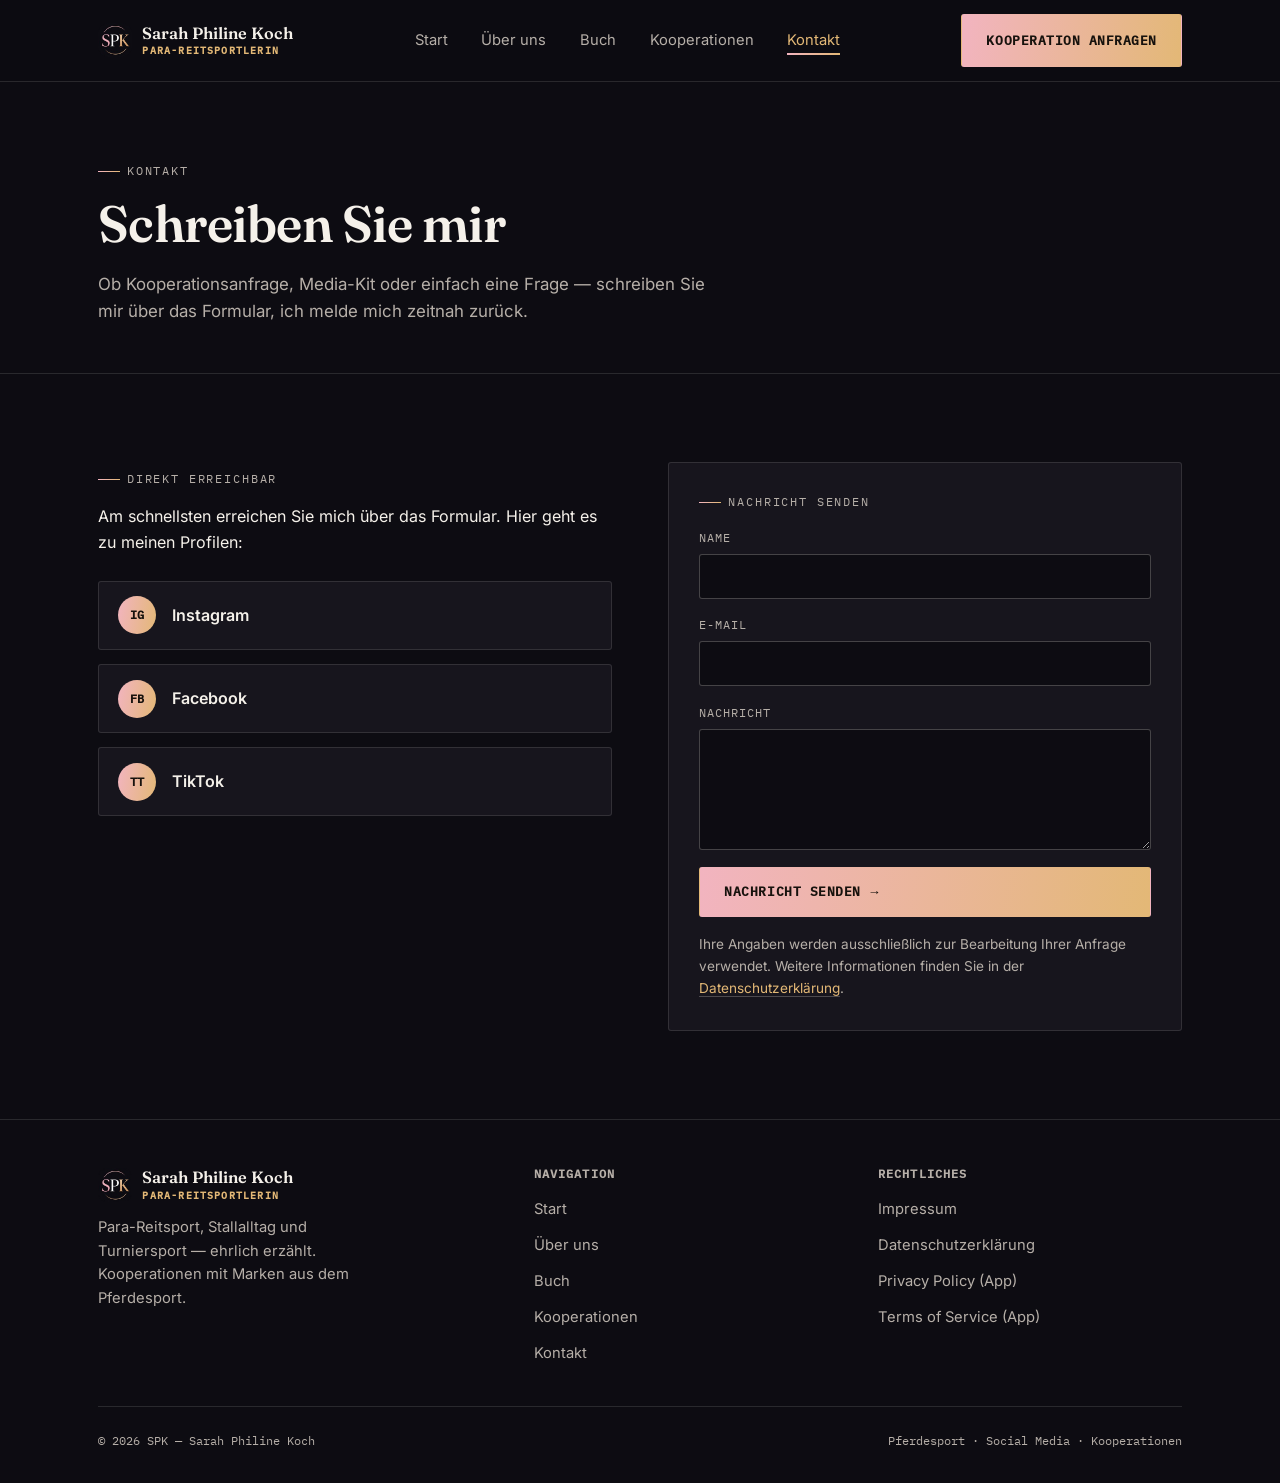
<file: kontakt.html>
<!DOCTYPE html>
<html lang="de">
<head>
<meta charset="UTF-8">
<meta name="viewport" content="width=device-width, initial-scale=1">
<title>Kontakt — SPK</title>
<meta name="description" content="Kontakt zu Sarah Philine Koch — für Kooperationsanfragen, das Media-Kit oder allgemeine Fragen.">
<link rel="canonical" href="https://sarahphiline.de/kontakt.html">

<meta property="og:type" content="website">
<meta property="og:site_name" content="SPK">
<meta property="og:title" content="Kontakt — SPK">
<meta property="og:description" content="Kontaktieren Sie SPK für Kooperationsanfragen und Fragen rund um Social Media im Pferdesport.">
<meta property="og:image" content="https://sarahphiline.de/assets/og-image.jpg">
<meta property="og:url" content="https://sarahphiline.de/kontakt.html">
<meta property="og:locale" content="de_DE">
<meta name="twitter:card" content="summary_large_image">

<link rel="icon" type="image/png" sizes="32x32" href="assets/favicon-32.png">
<link rel="icon" type="image/png" sizes="16x16" href="assets/favicon-16.png">
<link rel="apple-touch-icon" sizes="180x180" href="assets/apple-touch-icon.png">
<meta name="theme-color" content="#0D0C12">

<link rel="stylesheet" href="css/style.css">
</head>
<body>
<a class="skip-link" href="#main">Zum Inhalt springen</a>

<header class="site-header">
  <nav class="nav" aria-label="Hauptnavigation">
    <a class="brand" href="index.html">
      <img class="brand-mark" src="assets/spk-logo-nav.jpg" alt="SPK – Sarah Philine Koch">
            <span class="brand-text">
              <span class="brand-name">Sarah Philine Koch</span>
              <span class="brand-role">Para-Reitsportlerin</span>
            </span>
    </a>
    <ul class="nav-links" id="nav-links">
      <li><a href="index.html">Start</a></li>
      <li><a href="ueber-uns.html">Über uns</a></li>
      <li><a href="buch">Buch</a></li>
      <li><a href="kooperationen.html">Kooperationen</a></li>
      <li><a href="kontakt.html" aria-current="page">Kontakt</a></li>
      <li class="nav-cta mobile"><a class="btn btn-primary" href="kontakt.html">Kooperation anfragen</a></li>
    </ul>
    <a class="btn btn-primary nav-cta" href="kontakt.html">Kooperation anfragen</a>
    <button class="nav-toggle" aria-label="Menü öffnen" aria-expanded="false" aria-controls="nav-links">Menü</button>
  </nav>
</header>

<main id="main">

  <section class="page-header">
    <div class="container">
      <span class="eyebrow">Kontakt</span>
      <h1>Schreiben Sie mir</h1>
      <p class="lead">Ob Kooperationsanfrage, Media-Kit oder einfach eine Frage — schreiben Sie mir über das Formular, ich melde mich zeitnah zurück.</p>
    </div>
  </section>

  <section>
    <div class="container">
      <div class="contact-grid">
        <div class="reveal">
          <span class="eyebrow">Direkt erreichbar</span>
          <p class="intro-teaser" style="margin: 1rem 0 1.6rem;">Am schnellsten erreichen Sie mich über das Formular. Hier geht es zu meinen Profilen:</p>
          <div class="social-buttons">
            <a class="social-btn" href="#" data-cfg-href="instagramUrl">
              <span class="ico" aria-hidden="true">IG</span>
              Instagram
            </a>
            <a class="social-btn" href="#" data-cfg-href="facebookUrl">
              <span class="ico" aria-hidden="true">FB</span>
              Facebook
            </a>
            <a class="social-btn" href="#" data-cfg-href="tiktokUrl">
              <span class="ico" aria-hidden="true">TT</span>
              TikTok
            </a>
          </div>
        </div>

        <div class="reveal">
          <form class="form" id="contact-form" data-mailto="" novalidate>
            <span class="eyebrow">Nachricht senden</span>
            <div class="form-row">
              <label for="name">Name</label>
              <input type="text" id="name" name="name" autocomplete="name" required>
            </div>
            <div class="form-row">
              <label for="email">E-Mail</label>
              <input type="email" id="email" name="email" autocomplete="email" required>
            </div>
            <div class="form-row">
              <label for="message">Nachricht</label>
              <textarea id="message" name="message" rows="5" required></textarea>
            </div>
            <div class="form-trap" aria-hidden="true">
              <label for="website">Bitte dieses Feld leer lassen</label>
              <input type="text" id="website" name="website" tabindex="-1" autocomplete="off">
            </div>
            <button class="btn btn-primary" type="submit">Nachricht senden <span class="btn-arrow" aria-hidden="true">→</span></button>
            <p class="form-note">Ihre Angaben werden ausschließlich zur Bearbeitung Ihrer Anfrage verwendet. Weitere Informationen finden Sie in der <a href="datenschutz.html">Datenschutzerklärung</a>.</p>
            <p class="form-status" id="form-status" role="status"></p>
          </form>
        </div>
      </div>
    </div>
  </section>

</main>

<footer class="site-footer">
  <div class="container">
    <div class="footer-grid">
      <div class="footer-brand">
        <a class="brand" href="index.html">
          <img class="brand-mark" src="assets/spk-logo-nav.jpg" alt="SPK – Sarah Philine Koch">
                    <span class="brand-text">
                      <span class="brand-name">Sarah Philine Koch</span>
                      <span class="brand-role">Para-Reitsportlerin</span>
                    </span>
        </a>
        <p>Para-Reitsport, Stallalltag und Turniersport — ehrlich erzählt. Kooperationen mit Marken aus dem Pferdesport.</p>
      </div>
      <div class="footer-col">
        <h4>Navigation</h4>
        <ul>
          <li><a href="index.html">Start</a></li>
          <li><a href="ueber-uns.html">Über uns</a></li>
          <li><a href="buch">Buch</a></li>
          <li><a href="kooperationen.html">Kooperationen</a></li>
          <li><a href="kontakt.html">Kontakt</a></li>
        </ul>
      </div>
      <div class="footer-col">
        <h4>Rechtliches</h4>
        <ul>
          <li><a href="impressum.html">Impressum</a></li>
          <li><a href="datenschutz.html">Datenschutzerklärung</a></li>
          <li><a href="privacy.html">Privacy Policy (App)</a></li>
          <li><a href="terms.html">Terms of Service (App)</a></li>
        </ul>
      </div>
    </div>
    <div class="footer-bottom">
      <span>© <span id="year">2026</span> SPK — Sarah Philine Koch</span>
      <span>Pferdesport · Social Media · Kooperationen</span>
    </div>
  </div>
</footer>

<script src="js/site-config.js"></script>
<script src="js/main.js"></script>
</body>
</html>
</file>
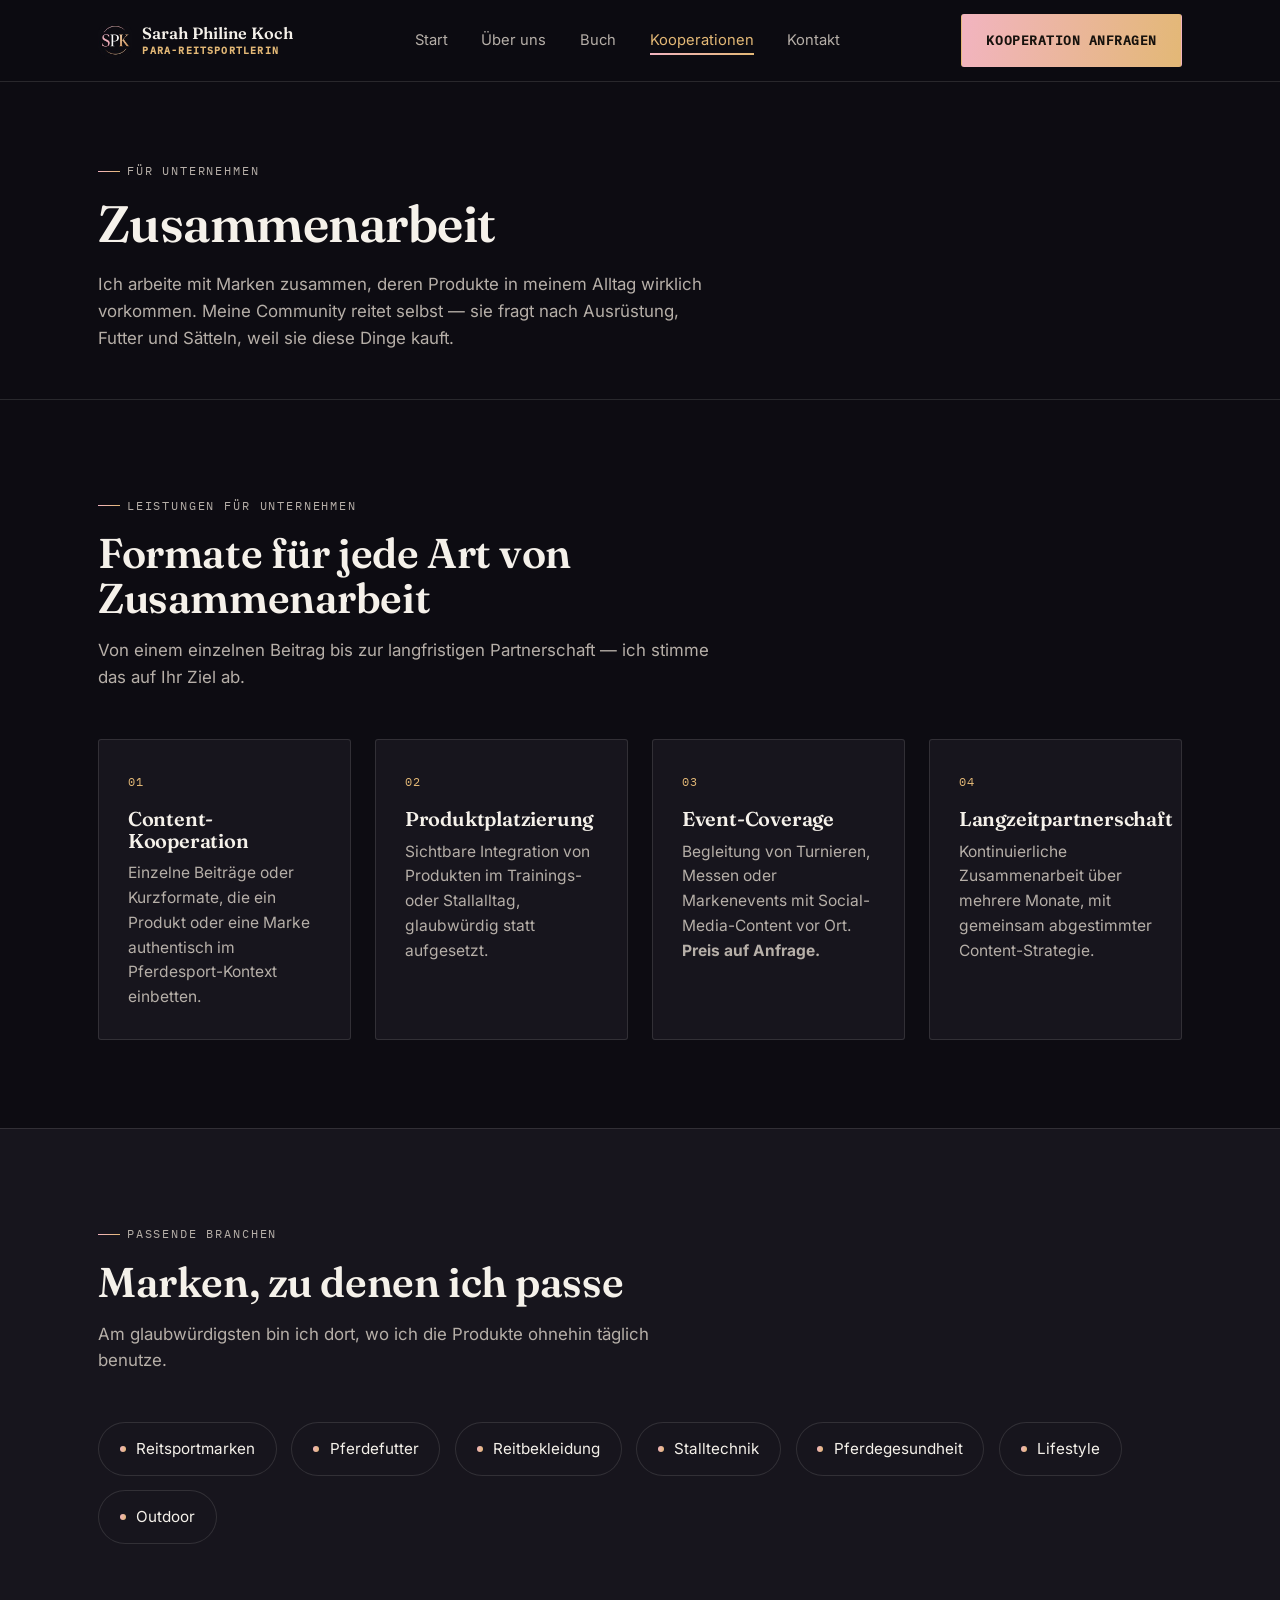
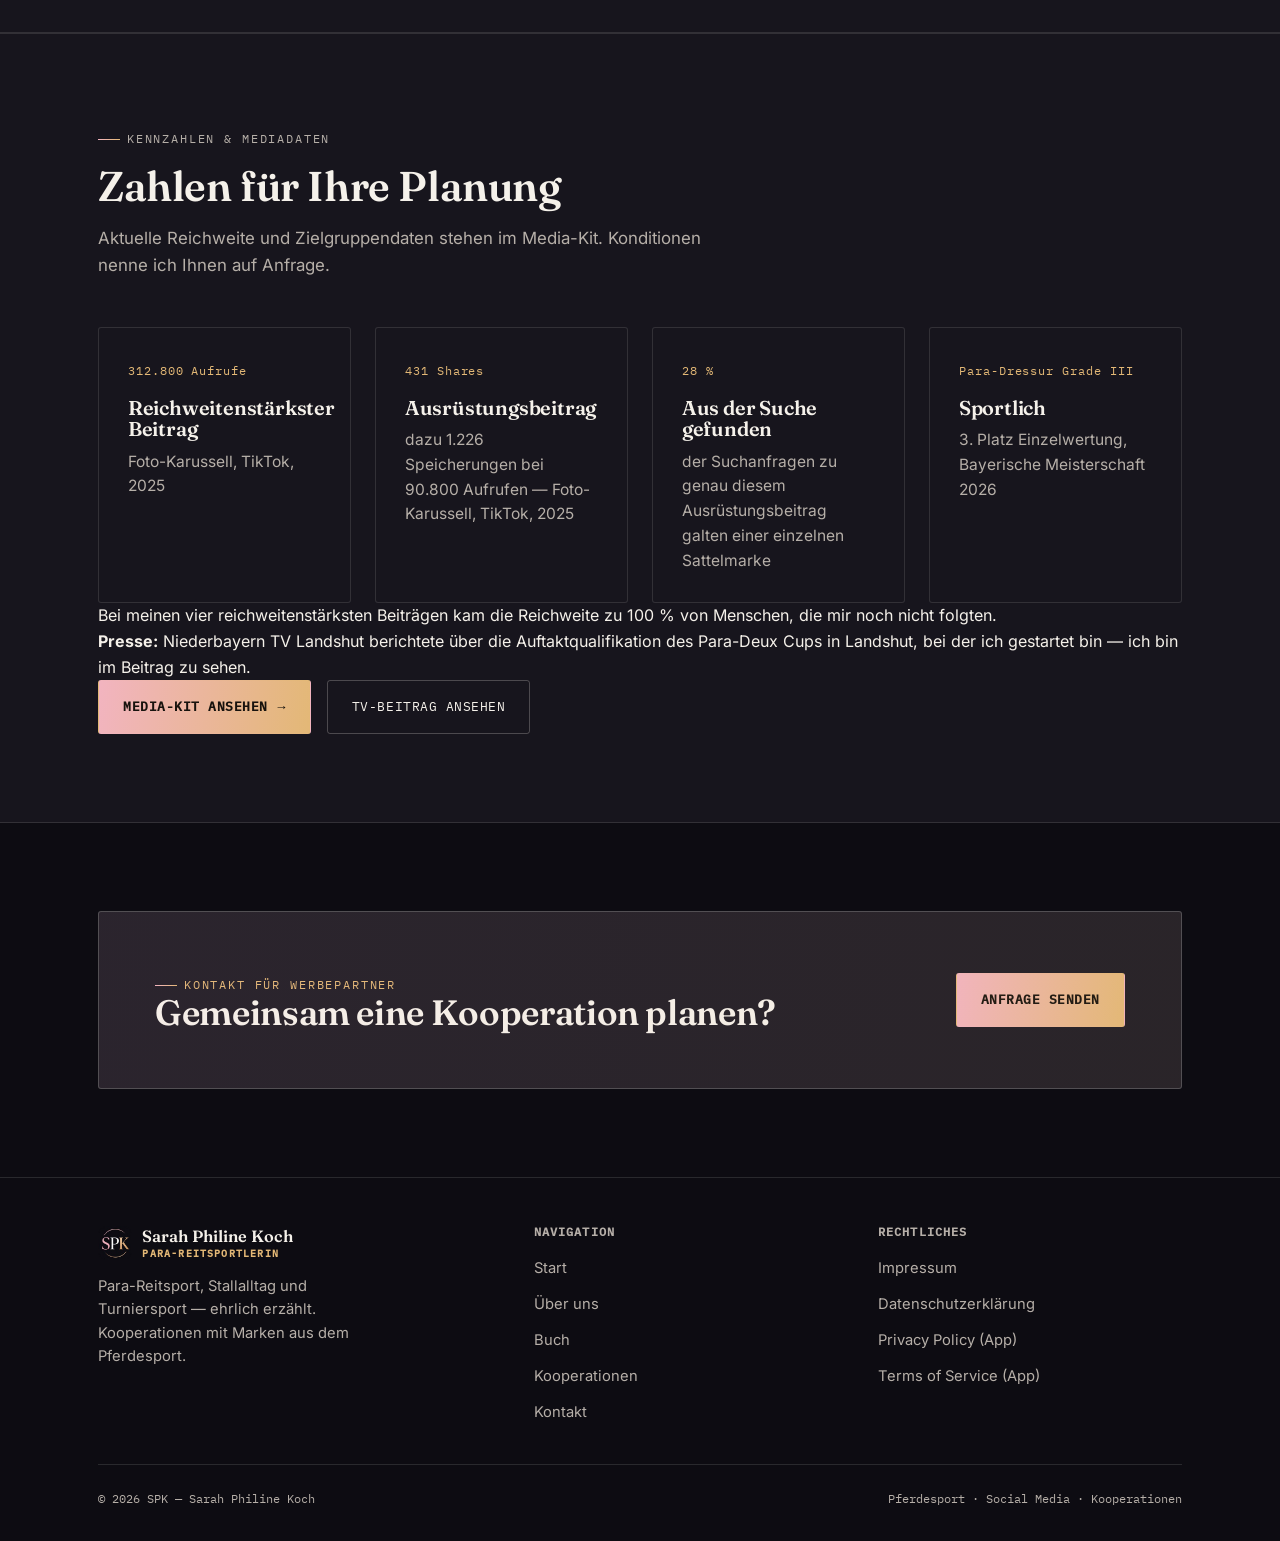
<file: kooperationen.html>
<!DOCTYPE html>
<html lang="de">
<head>
<meta charset="UTF-8">
<meta name="viewport" content="width=device-width, initial-scale=1">
<title>Kooperationen — SPK</title>
<meta name="description" content="Informationen für Unternehmen: Kooperationsmöglichkeiten mit SPK im Bereich Pferdesport, von Content-Kooperationen bis zu langfristigen Partnerschaften.">
<link rel="canonical" href="https://sarahphiline.de/kooperationen.html">

<meta property="og:type" content="website">
<meta property="og:site_name" content="SPK">
<meta property="og:title" content="Kooperationen — SPK">
<meta property="og:description" content="Kooperationsmöglichkeiten mit SPK im Bereich Pferdesport — für Marken, die zur Community passen.">
<meta property="og:image" content="https://sarahphiline.de/assets/og-image.jpg">
<meta property="og:url" content="https://sarahphiline.de/kooperationen.html">
<meta property="og:locale" content="de_DE">
<meta name="twitter:card" content="summary_large_image">

<link rel="icon" type="image/png" sizes="32x32" href="assets/favicon-32.png">
<link rel="icon" type="image/png" sizes="16x16" href="assets/favicon-16.png">
<link rel="apple-touch-icon" sizes="180x180" href="assets/apple-touch-icon.png">
<meta name="theme-color" content="#0D0C12">

<link rel="stylesheet" href="css/style.css">
</head>
<body>
<a class="skip-link" href="#main">Zum Inhalt springen</a>

<header class="site-header">
  <nav class="nav" aria-label="Hauptnavigation">
    <a class="brand" href="index.html">
      <img class="brand-mark" src="assets/spk-logo-nav.jpg" alt="SPK – Sarah Philine Koch">
            <span class="brand-text">
              <span class="brand-name">Sarah Philine Koch</span>
              <span class="brand-role">Para-Reitsportlerin</span>
            </span>
    </a>
    <ul class="nav-links" id="nav-links">
      <li><a href="index.html">Start</a></li>
      <li><a href="ueber-uns.html">Über uns</a></li>
      <li><a href="buch">Buch</a></li>
      <li><a href="kooperationen.html" aria-current="page">Kooperationen</a></li>
      <li><a href="kontakt.html">Kontakt</a></li>
      <li class="nav-cta mobile"><a class="btn btn-primary" href="kontakt.html">Kooperation anfragen</a></li>
    </ul>
    <a class="btn btn-primary nav-cta" href="kontakt.html">Kooperation anfragen</a>
    <button class="nav-toggle" aria-label="Menü öffnen" aria-expanded="false" aria-controls="nav-links">Menü</button>
  </nav>
</header>

<main id="main">

  <section class="page-header">
    <div class="container">
      <span class="eyebrow">Für Unternehmen</span>
      <h1>Zusammenarbeit</h1>
      <p class="lead">Ich arbeite mit Marken zusammen, deren Produkte in meinem Alltag wirklich vorkommen. Meine Community reitet selbst — sie fragt nach Ausrüstung, Futter und Sätteln, weil sie diese Dinge kauft.</p>
    </div>
  </section>

  <section>
    <div class="container">
      <div class="section-head reveal">
        <span class="eyebrow">Leistungen für Unternehmen</span>
        <h2>Formate für jede Art von Zusammenarbeit</h2>
        <p>Von einem einzelnen Beitrag bis zur langfristigen Partnerschaft — ich stimme das auf Ihr Ziel ab.</p>
      </div>
      <div class="grid">
        <div class="card reveal">
          <span class="num">01</span>
          <h3>Content-Kooperation</h3>
          <p>Einzelne Beiträge oder Kurzformate, die ein Produkt oder eine Marke authentisch im Pferdesport-Kontext einbetten.</p>
        </div>
        <div class="card reveal">
          <span class="num">02</span>
          <h3>Produktplatzierung</h3>
          <p>Sichtbare Integration von Produkten im Trainings- oder Stallalltag, glaubwürdig statt aufgesetzt.</p>
        </div>
        <div class="card reveal">
          <span class="num">03</span>
          <h3>Event-Coverage</h3>
          <p>Begleitung von Turnieren, Messen oder Markenevents mit Social-Media-Content vor Ort. <strong>Preis auf Anfrage.</strong></p>
        </div>
        <div class="card reveal">
          <span class="num">04</span>
          <h3>Langzeitpartnerschaft</h3>
          <p>Kontinuierliche Zusammenarbeit über mehrere Monate, mit gemeinsam abgestimmter Content-Strategie.</p>
        </div>
      </div>
    </div>
  </section>

  <section class="section-alt">
    <div class="container">
      <div class="section-head reveal">
        <span class="eyebrow">Passende Branchen</span>
        <h2>Marken, zu denen ich passe</h2>
        <p>Am glaubwürdigsten bin ich dort, wo ich die Produkte ohnehin täglich benutze.</p>
      </div>
      <div class="branch-row">
        <span class="branch-chip reveal"><span class="dot" aria-hidden="true"></span>Reitsportmarken</span>
        <span class="branch-chip reveal"><span class="dot" aria-hidden="true"></span>Pferdefutter</span>
        <span class="branch-chip reveal"><span class="dot" aria-hidden="true"></span>Reitbekleidung</span>
        <span class="branch-chip reveal"><span class="dot" aria-hidden="true"></span>Stalltechnik</span>
        <span class="branch-chip reveal"><span class="dot" aria-hidden="true"></span>Pferdegesundheit</span>
        <span class="branch-chip reveal"><span class="dot" aria-hidden="true"></span>Lifestyle</span>
        <span class="branch-chip reveal"><span class="dot" aria-hidden="true"></span>Outdoor</span>
      </div>
    </div>
  </section>

  <section class="section-alt">
    <div class="container">
      <div class="section-head reveal">
        <span class="eyebrow">Kennzahlen &amp; Mediadaten</span>
        <h2>Zahlen für Ihre Planung</h2>
        <!-- 25.10.2026: Bis dahin stand hier "Aktuelle Reichweite,
             Zielgruppendaten und Konditionen schicke ich Ihnen auf Anfrage
             als Media-Kit zu." Seither steht das Media-Kit selbst auf der
             Website (media-kit.html); Konditionen nennt es "auf Anfrage". -->
        <p>Aktuelle Reichweite und Zielgruppendaten stehen im Media-Kit. Konditionen nenne ich Ihnen auf Anfrage.</p>
      </div>

      <div class="grid">
        <div class="card reveal">
          <span class="num">312.800 Aufrufe</span>
          <h3>Reichweitenstärkster Beitrag</h3>
          <p>Foto-Karussell, TikTok, 2025</p>
        </div>
        <div class="card reveal">
          <span class="num">431 Shares</span>
          <h3>Ausrüstungsbeitrag</h3>
          <p>dazu 1.226 Speicherungen bei 90.800 Aufrufen — Foto-Karussell, TikTok, 2025</p>
        </div>
        <div class="card reveal">
          <span class="num">28 %</span>
          <h3>Aus der Suche gefunden</h3>
          <p>der Suchanfragen zu genau diesem Ausrüstungsbeitrag galten einer einzelnen Sattelmarke</p>
        </div>
        <div class="card reveal">
          <span class="num">Para-Dressur Grade III</span>
          <h3>Sportlich</h3>
          <p>3. Platz Einzelwertung, Bayerische Meisterschaft 2026</p>
        </div>
      </div>
      <p class="reveal">Bei meinen vier reichweitenstärksten Beiträgen kam die Reichweite zu 100 % von Menschen, die mir noch nicht folgten.</p>
      <p class="reveal"><strong>Presse:</strong> Niederbayern TV Landshut berichtete über die Auftaktqualifikation des Para-Deux Cups in Landshut, bei der ich gestartet bin — ich bin im Beitrag zu sehen.</p>

      <div class="hero-actions reveal">
        <!-- 25.10.2026: Knopf fuehrte bis dahin als "Media-Kit anfragen" zum
             Kontaktformular; jetzt direkt zum Media-Kit. -->
        <a class="btn btn-primary" href="media-kit.html">Media-Kit ansehen <span class="btn-arrow" aria-hidden="true">→</span></a>
        <a class="btn btn-secondary" href="https://landshut.niederbayerntv.de/mediathek/video/para-deux-cup-landshut-integration-und-sport-im-team/" target="_blank" rel="noopener noreferrer">TV-Beitrag ansehen</a>
      </div>
    </div>
  </section>

  <section>
    <div class="container">
      <div class="cta-band reveal">
        <div>
          <span class="eyebrow">Kontakt für Werbepartner</span>
          <h2>Gemeinsam eine Kooperation planen?</h2>
        </div>
        <div class="hero-actions">
          <a class="btn btn-primary" href="kontakt.html">Anfrage senden</a>
        </div>
      </div>
    </div>
  </section>

</main>

<footer class="site-footer">
  <div class="container">
    <div class="footer-grid">
      <div class="footer-brand">
        <a class="brand" href="index.html">
          <img class="brand-mark" src="assets/spk-logo-nav.jpg" alt="SPK – Sarah Philine Koch">
                    <span class="brand-text">
                      <span class="brand-name">Sarah Philine Koch</span>
                      <span class="brand-role">Para-Reitsportlerin</span>
                    </span>
        </a>
        <p>Para-Reitsport, Stallalltag und Turniersport — ehrlich erzählt. Kooperationen mit Marken aus dem Pferdesport.</p>
      </div>
      <div class="footer-col">
        <h4>Navigation</h4>
        <ul>
          <li><a href="index.html">Start</a></li>
          <li><a href="ueber-uns.html">Über uns</a></li>
          <li><a href="buch">Buch</a></li>
          <li><a href="kooperationen.html">Kooperationen</a></li>
          <li><a href="kontakt.html">Kontakt</a></li>
        </ul>
      </div>
      <div class="footer-col">
        <h4>Rechtliches</h4>
        <ul>
          <li><a href="impressum.html">Impressum</a></li>
          <li><a href="datenschutz.html">Datenschutzerklärung</a></li>
          <li><a href="privacy.html">Privacy Policy (App)</a></li>
          <li><a href="terms.html">Terms of Service (App)</a></li>
        </ul>
      </div>
    </div>
    <div class="footer-bottom">
      <span>© <span id="year">2026</span> SPK — Sarah Philine Koch</span>
      <span>Pferdesport · Social Media · Kooperationen</span>
    </div>
  </div>
</footer>

<script src="js/site-config.js"></script>
<script src="js/main.js"></script>
</body>
</html>
</file>
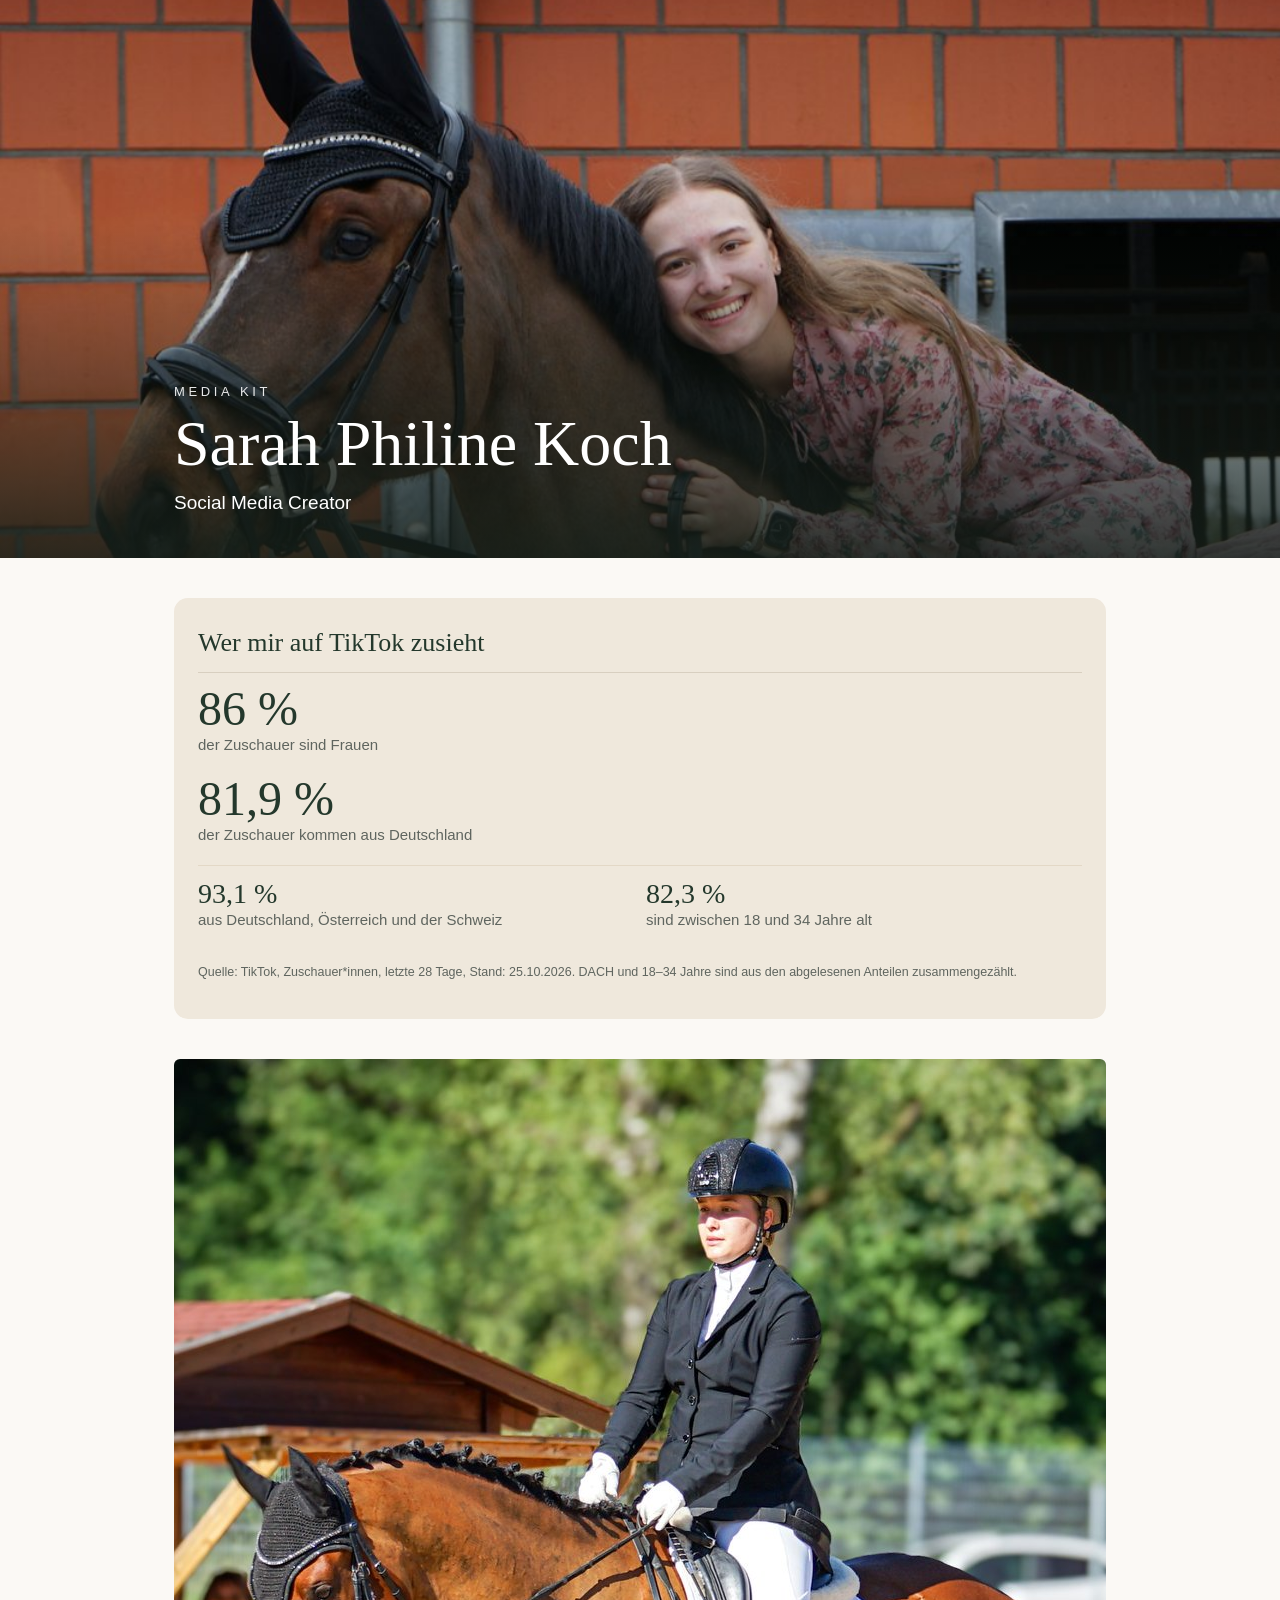
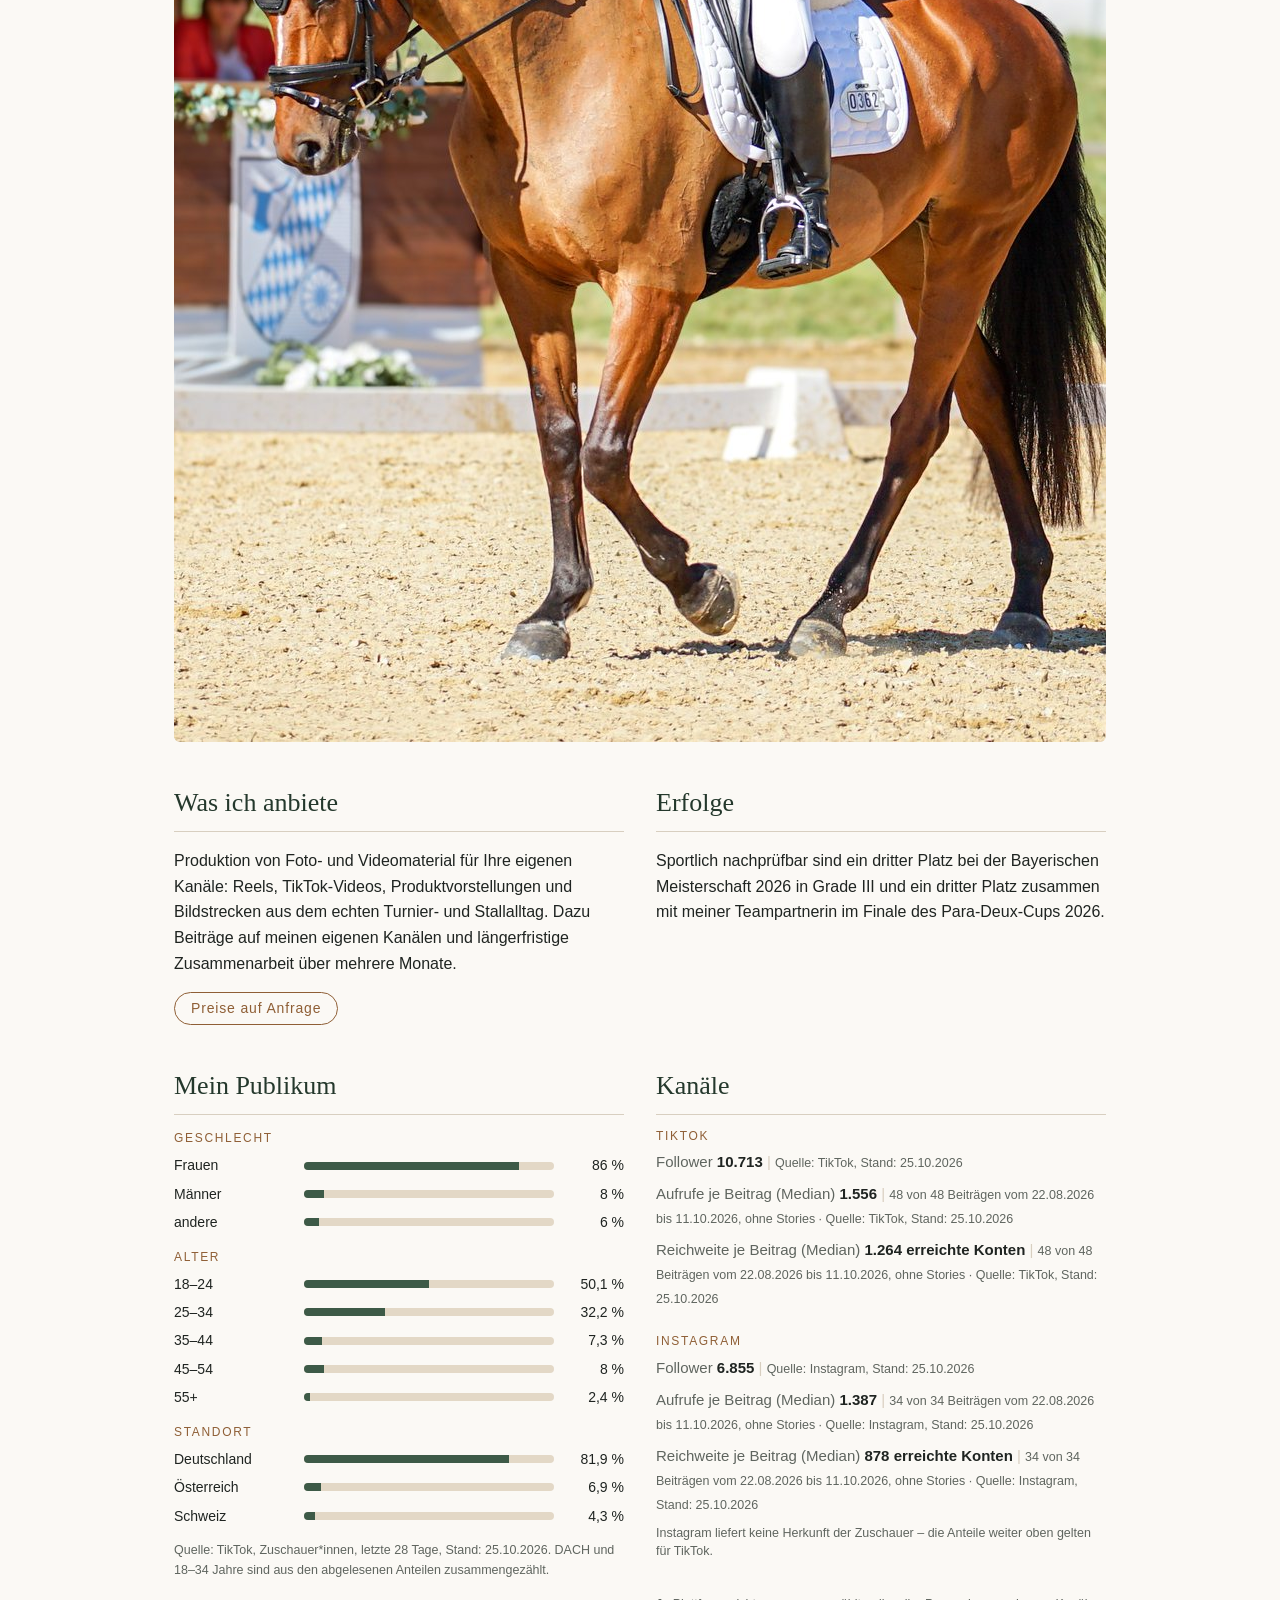
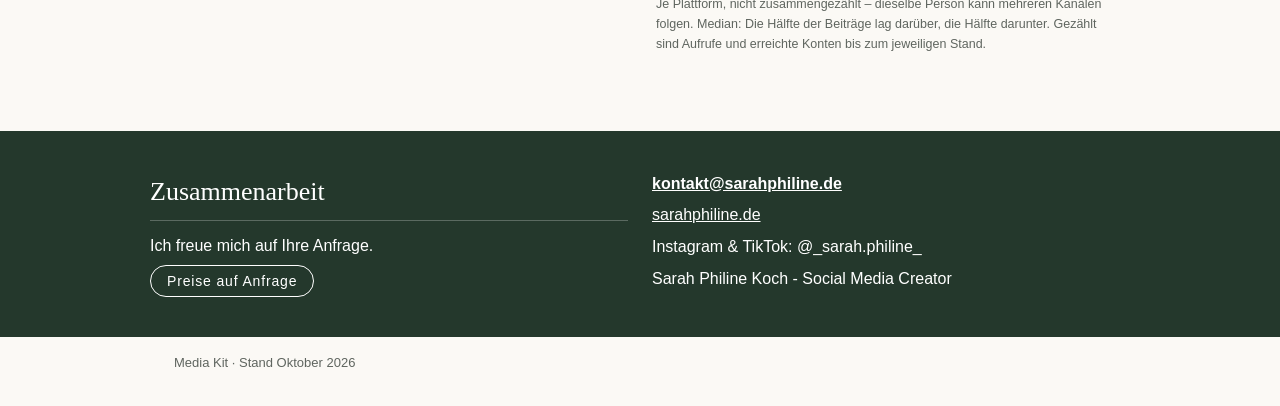
<file: media-kit.html>
<!doctype html><html lang="de"><head><meta charset="utf-8"><meta name="viewport" content="width=device-width, initial-scale=1"><title>Media Kit – Sarah Philine Koch</title>
<!-- Media Kit, auf die Website gestellt am 25.10.2026. Inhalt und Gestaltung
     unveraendert aus Michaels Datei "Media-Kit-Sarah-Philine-Koch (2).html";
     ergaenzt wurden nur diese Kopfangaben (wie auf jeder Seite der Website,
     von audit.py verlangt), die beiden Fotos als eigene Dateien statt
     eingebettet (vorher 898 KB HTML), Bildbeschreibungen und klickbare
     Kontaktangaben. Verlinkt von kooperationen.html, Abschnitt
     "Kennzahlen & Mediadaten". Neue Zahlen: diese Datei ersetzen, die
     Kopfangaben stehen lassen. -->
<meta name="description" content="Media Kit von Sarah Philine Koch, Social Media Creator im Para-Reitsport: Zielgruppe, Reichweite auf TikTok und Instagram, Angebot für Marken.">
<link rel="canonical" href="https://sarahphiline.de/media-kit.html">
<meta property="og:type" content="website">
<meta property="og:site_name" content="SPK">
<meta property="og:title" content="Media Kit – Sarah Philine Koch">
<meta property="og:description" content="Media Kit von Sarah Philine Koch, Social Media Creator im Para-Reitsport: Zielgruppe, Reichweite auf TikTok und Instagram, Angebot für Marken.">
<meta property="og:image" content="https://sarahphiline.de/assets/photos/mediakit-titel.jpg">
<meta property="og:url" content="https://sarahphiline.de/media-kit.html">
<meta property="og:locale" content="de_DE">
<meta name="twitter:card" content="summary_large_image">
<link rel="icon" type="image/png" sizes="32x32" href="assets/favicon-32.png">
<link rel="icon" type="image/png" sizes="16x16" href="assets/favicon-16.png">
<link rel="apple-touch-icon" sizes="180x180" href="assets/apple-touch-icon.png">
<meta name="theme-color" content="#24382c">
<style>
:root {
  --tinte:#1f2421; --wald:#24382c; --wald-hell:#3d5a47; --sand:#efe8dc; --sand-dunkel:#e3d8c6;
  --leder:#8f5f36; --papier:#fbf9f5; --grau:#5f655f; --linie:#d8cfc0;
}
* { box-sizing: border-box; }
body { margin: 0; background: var(--papier); color: var(--tinte); font-family: "Segoe UI", "Helvetica Neue", Arial, sans-serif; line-height: 1.6; }
.held { position: relative; min-height: 62vh; background: var(--wald); color: #fff; display: flex; align-items: flex-end; overflow: hidden; }
.held img { position: absolute; inset: 0; width: 100%; height: 100%; object-fit: cover; object-position: 50% 35%; }
.held::after { content: ""; position: absolute; inset: 0; background: linear-gradient(to top, rgba(20,30,24,.85), rgba(20,30,24,0) 60%); }
.held .titel { position: relative; z-index: 1; padding: 48px 24px 40px; max-width: 980px; margin: 0 auto; width: 100%; }
.kicker { font-size: 13px; letter-spacing: .28em; text-transform: uppercase; margin: 0 0 8px; opacity: .9; }
h1 { font-family: Georgia, "Times New Roman", serif; font-weight: normal; font-size: clamp(34px, 7vw, 64px); line-height: 1.05; margin: 0; }
.positionierung { font-size: 19px; margin: 10px 0 0; }
main { max-width: 980px; margin: 0 auto; padding: 40px 24px 24px; }
section { margin: 0 0 40px; }
.raster { display: grid; grid-template-columns: repeat(auto-fit, minmax(280px, 1fr)); gap: 32px; }
h2 { font-family: Georgia, "Times New Roman", serif; font-weight: normal; color: var(--wald); font-size: 26px; margin: 0 0 12px; padding-bottom: 8px; border-bottom: 1px solid var(--linie); }
.kasten { background: var(--sand); border-radius: 14px; padding: 24px; }
.zahl { font-family: Georgia, "Times New Roman", serif; font-size: 48px; color: var(--wald); line-height: 1; }
.zahl.fehlt { font-size: 20px; color: var(--grau); font-style: italic; }
.kachel { margin: 0 0 18px; } .kachel .was { color: var(--grau); font-size: 15px; }
.klein-zahlen { display: grid; grid-template-columns: 1fr 1fr; gap: 12px; border-top: 1px solid var(--sand-dunkel); padding-top: 14px; }
.klein-zahlen .zahl { font-size: 28px; }
.quelle { font-size: 12.5px; color: var(--grau); }
.galerie { display: grid; grid-template-columns: repeat(auto-fit, minmax(220px, 1fr)); gap: 8px; margin: 0 0 40px; }
.galerie img { width: 100%; aspect-ratio: 4 / 3; object-fit: cover; object-position: 50% 30%; display: block; border-radius: 6px; }
.balken .gruppe { font-size: 12px; letter-spacing: .14em; text-transform: uppercase; color: var(--leder); margin: 14px 0 6px; }
.balken .zeile { display: grid; grid-template-columns: 120px 1fr 60px; gap: 10px; align-items: center; font-size: 14px; margin: 0 0 6px; }
.balken .spur { height: 8px; background: var(--sand-dunkel); border-radius: 8px; overflow: hidden; }
.balken .fuellung { display: block; height: 100%; background: var(--wald-hell); }
.balken .wert { text-align: right; }
.anfrage { display: inline-block; border: 1px solid var(--leder); color: var(--leder); border-radius: 30px; padding: 4px 16px; font-size: 14px; letter-spacing: .06em; }
.kanal-raster { display: grid; grid-template-columns: repeat(auto-fit, minmax(240px, 1fr)); gap: 0 24px; }
.kanal-block { margin: 0 0 14px; min-width: 0; }
.kanal-name { font-size: 12px; letter-spacing: .14em; text-transform: uppercase; color: var(--leder); margin: 0 0 4px; }
.kanal { font-size: 15px; color: var(--tinte); margin: 0 0 8px; } .kanal .was { color: var(--grau); } .kanal strong { color: var(--tinte); }
.kanal .trenner { color: var(--linie); }
.kanal-quelle, .kanal-hinweis { font-size: 12.5px; line-height: 1.45; color: var(--grau); }
.kanal-hinweis { margin: 0 0 8px; }
.kontakt { background: var(--wald); color: #fff; padding: 40px 24px; }
.kontakt .innen { max-width: 980px; margin: 0 auto; display: grid; grid-template-columns: repeat(auto-fit, minmax(260px, 1fr)); gap: 24px; }
.kontakt h2 { color: #fff; border-bottom-color: rgba(255,255,255,.25); }
.kontakt p { margin: 0 0 6px; }
.kontakt .anfrage { border-color: #fff; color: #fff; }
.kontakt a { color: #fff; }
footer { max-width: 980px; margin: 0 auto; padding: 16px 24px 32px; color: var(--grau); font-size: 13px; }
</style></head><body><header class="held"><img style="object-position:50.4% 19.3%" src="assets/photos/mediakit-titel.jpg" width="1067" height="1600" alt="Sarah Philine Koch lachend auf einem Pferd vor dem Stall"><div class="titel"><p class="kicker">Media Kit</p><h1>Sarah Philine Koch</h1><p class="positionierung">Social Media Creator</p></div></header><main><section class="raster"><div class="kasten kennzahlen"><h2>Wer mir auf TikTok zusieht</h2><div class="kachel"><div class="zahl">86 %</div><div class="was">der Zuschauer sind Frauen</div></div><div class="kachel"><div class="zahl">81,9 %</div><div class="was">der Zuschauer kommen aus Deutschland</div></div><div class="klein-zahlen"><div class="kachel"><div class="zahl">93,1 %</div><div class="was">aus Deutschland, Österreich und der Schweiz</div></div><div class="kachel"><div class="zahl">82,3 %</div><div class="was">sind zwischen 18 und 34 Jahre alt</div></div></div><p class="quelle">Quelle: TikTok, Zuschauer*innen, letzte 28 Tage, Stand: 25.10.2026. DACH und 18–34 Jahre sind aus den abgelesenen Anteilen zusammengezählt.</p></div></section><div class="galerie"><img style="object-position:57.7% 9.9%" src="assets/photos/mediakit-dressur.jpg" width="1600" height="1283" loading="lazy" alt="Sarah Philine Koch mit My Milou bei einer Dressurprüfung im Viereck"></div><section class="raster"><div><h2>Was ich anbiete</h2><p>Produktion von Foto- und Videomaterial für Ihre eigenen Kanäle: Reels, TikTok-Videos, Produktvorstellungen und Bildstrecken aus dem echten Turnier- und Stallalltag. Dazu Beiträge auf meinen eigenen Kanälen und längerfristige Zusammenarbeit über mehrere Monate.</p><span class="anfrage">Preise auf Anfrage</span></div><div><h2>Erfolge</h2><p>Sportlich nachprüfbar sind ein dritter Platz bei der Bayerischen Meisterschaft 2026 in Grade III und ein dritter Platz zusammen mit meiner Teampartnerin im Finale des Para-Deux-Cups 2026.</p></div></section><section class="raster"><div><h2>Mein Publikum</h2><div class="balken"><div class="gruppe">Geschlecht</div><div class="zeile"><span>Frauen</span><span class="spur"><span class="fuellung" style="width:86.0%"></span></span><span class="wert">86 %</span></div><div class="zeile"><span>Männer</span><span class="spur"><span class="fuellung" style="width:8.0%"></span></span><span class="wert">8 %</span></div><div class="zeile"><span>andere</span><span class="spur"><span class="fuellung" style="width:6.0%"></span></span><span class="wert">6 %</span></div></div><div class="balken"><div class="gruppe">Alter</div><div class="zeile"><span>18–24</span><span class="spur"><span class="fuellung" style="width:50.1%"></span></span><span class="wert">50,1 %</span></div><div class="zeile"><span>25–34</span><span class="spur"><span class="fuellung" style="width:32.2%"></span></span><span class="wert">32,2 %</span></div><div class="zeile"><span>35–44</span><span class="spur"><span class="fuellung" style="width:7.3%"></span></span><span class="wert">7,3 %</span></div><div class="zeile"><span>45–54</span><span class="spur"><span class="fuellung" style="width:8.0%"></span></span><span class="wert">8 %</span></div><div class="zeile"><span>55+</span><span class="spur"><span class="fuellung" style="width:2.4%"></span></span><span class="wert">2,4 %</span></div></div><div class="balken"><div class="gruppe">Standort</div><div class="zeile"><span>Deutschland</span><span class="spur"><span class="fuellung" style="width:81.9%"></span></span><span class="wert">81,9 %</span></div><div class="zeile"><span>Österreich</span><span class="spur"><span class="fuellung" style="width:6.9%"></span></span><span class="wert">6,9 %</span></div><div class="zeile"><span>Schweiz</span><span class="spur"><span class="fuellung" style="width:4.3%"></span></span><span class="wert">4,3 %</span></div></div><p class="quelle">Quelle: TikTok, Zuschauer*innen, letzte 28 Tage, Stand: 25.10.2026. DACH und 18–34 Jahre sind aus den abgelesenen Anteilen zusammengezählt.</p></div><div class="follower kanaele"><h2>Kanäle</h2><div class="kanal-raster n2"><div class="kanal-block"><p class="kanal-name">TikTok</p><p class="kanal"><span class="was">Follower</span> <strong>10.713</strong><span class="trenner"> | </span><span class="kanal-quelle">Quelle: TikTok, Stand: 25.10.2026</span></p><p class="kanal"><span class="was">Aufrufe je Beitrag (Median)</span> <strong>1.556</strong><span class="trenner"> | </span><span class="kanal-quelle">48 von 48 Beiträgen vom 22.08.2026 bis 11.10.2026, ohne Stories · Quelle: TikTok, Stand: 25.10.2026</span></p><p class="kanal"><span class="was">Reichweite je Beitrag (Median)</span> <strong>1.264 erreichte Konten</strong><span class="trenner"> | </span><span class="kanal-quelle">48 von 48 Beiträgen vom 22.08.2026 bis 11.10.2026, ohne Stories · Quelle: TikTok, Stand: 25.10.2026</span></p></div><div class="kanal-block"><p class="kanal-name">Instagram</p><p class="kanal"><span class="was">Follower</span> <strong>6.855</strong><span class="trenner"> | </span><span class="kanal-quelle">Quelle: Instagram, Stand: 25.10.2026</span></p><p class="kanal"><span class="was">Aufrufe je Beitrag (Median)</span> <strong>1.387</strong><span class="trenner"> | </span><span class="kanal-quelle">34 von 34 Beiträgen vom 22.08.2026 bis 11.10.2026, ohne Stories · Quelle: Instagram, Stand: 25.10.2026</span></p><p class="kanal"><span class="was">Reichweite je Beitrag (Median)</span> <strong>878 erreichte Konten</strong><span class="trenner"> | </span><span class="kanal-quelle">34 von 34 Beiträgen vom 22.08.2026 bis 11.10.2026, ohne Stories · Quelle: Instagram, Stand: 25.10.2026</span></p><p class="kanal-hinweis">Instagram liefert keine Herkunft der Zuschauer – die Anteile weiter oben gelten für TikTok.</p></div></div><p class="quelle">Je Plattform, nicht zusammengezählt – dieselbe Person kann mehreren Kanälen folgen. Median: Die Hälfte der Beiträge lag darüber, die Hälfte darunter. Gezählt sind Aufrufe und erreichte Konten bis zum jeweiligen Stand.</p></div></section></main><div class="kontakt"><div class="innen"><div><h2>Zusammenarbeit</h2><p>Ich freue mich auf Ihre Anfrage.</p><span class="anfrage">Preise auf Anfrage</span></div><div><p><strong><a href="mailto:kontakt@sarahphiline.de">kontakt@sarahphiline.de</a></strong></p><p><a href="index.html">sarahphiline.de</a></p><p>Instagram &amp; TikTok: @_sarah.philine_</p><p>Sarah Philine Koch - Social Media Creator</p></div></div></div><footer>Media Kit · Stand Oktober 2026</footer></body></html>
</file>
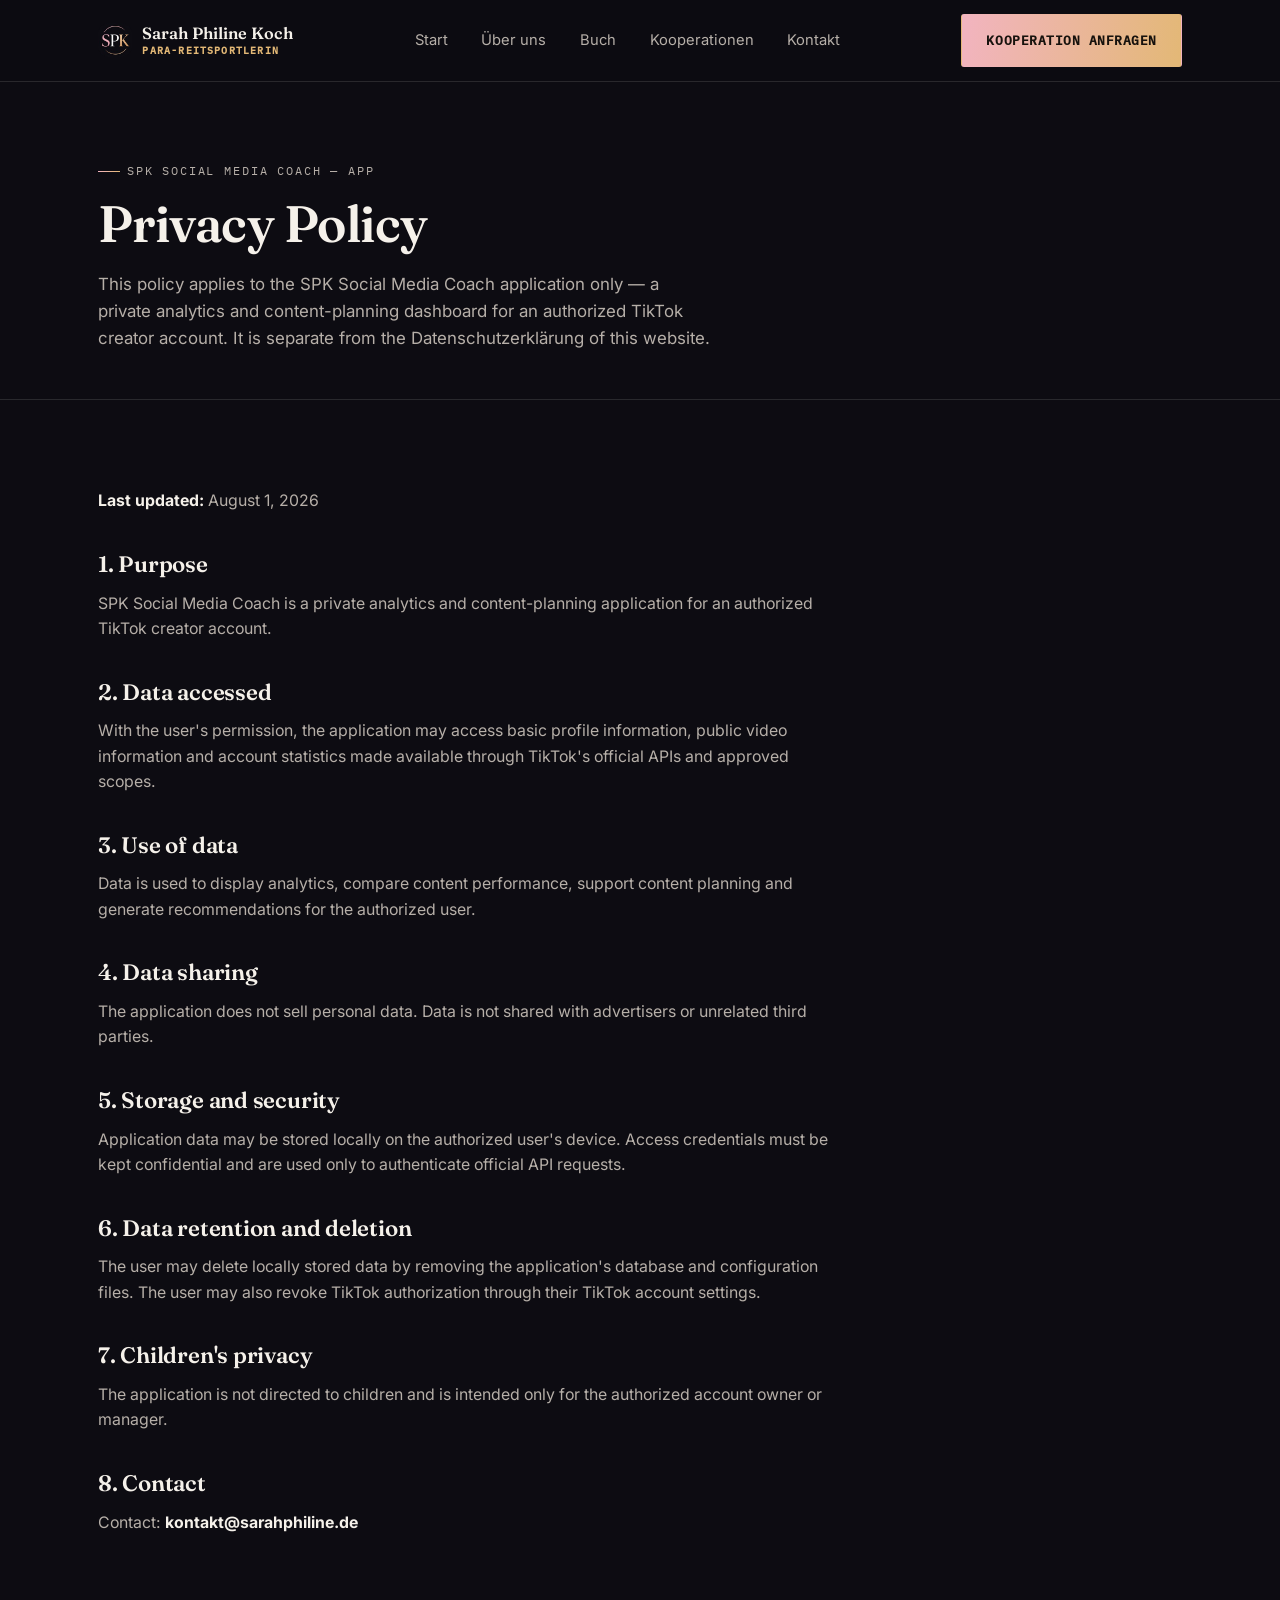
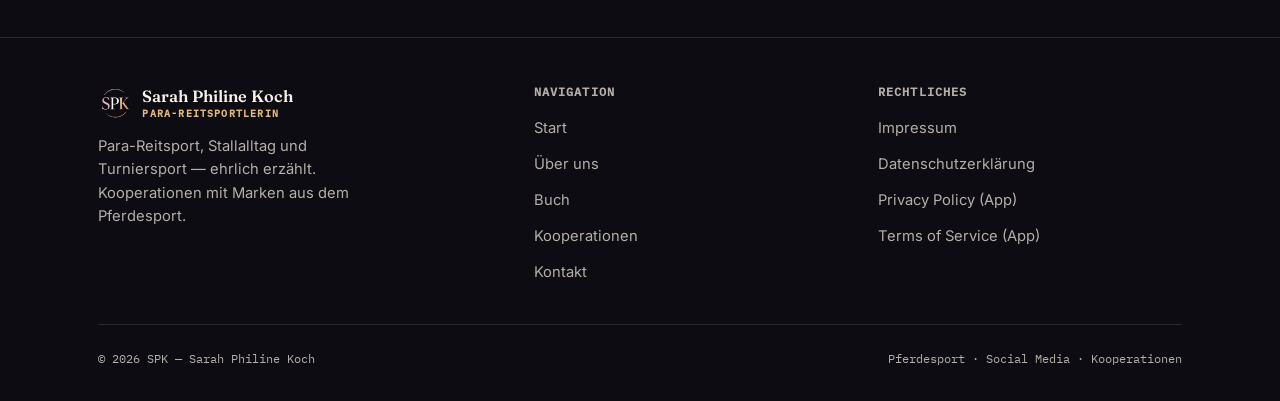
<file: privacy.html>
<!DOCTYPE html>
<html lang="en">
<head>
<meta charset="UTF-8">
<meta name="viewport" content="width=device-width, initial-scale=1">
<title>Privacy Policy – SPK Social Media Coach</title>
<meta name="description" content="Privacy Policy for the SPK Social Media Coach application (private TikTok analytics and planning dashboard).">
<link rel="canonical" href="https://sarahphiline.de/privacy.html">
<meta name="robots" content="noindex, follow">
<meta property="og:type" content="website">
<meta property="og:site_name" content="SPK">
<meta property="og:title" content="Privacy Policy – SPK Social Media Coach">
<meta property="og:description" content="Privacy Policy for the SPK Social Media Coach application (private TikTok analytics and planning dashboard).">
<meta property="og:image" content="https://sarahphiline.de/assets/og-image.jpg">
<meta property="og:url" content="https://sarahphiline.de/privacy.html">
<meta property="og:locale" content="en_US">
<meta name="twitter:card" content="summary_large_image">

<link rel="icon" type="image/png" sizes="32x32" href="assets/favicon-32.png">
<link rel="icon" type="image/png" sizes="16x16" href="assets/favicon-16.png">
<link rel="apple-touch-icon" sizes="180x180" href="assets/apple-touch-icon.png">
<meta name="theme-color" content="#0D0C12">

<link rel="stylesheet" href="css/style.css">
</head>
<body>
<a class="skip-link" href="#main">Skip to content</a>

<header class="site-header">
  <nav class="nav" aria-label="Main navigation">
    <a class="brand" href="index.html">
      <img class="brand-mark" src="assets/spk-logo-nav.jpg" alt="SPK – Sarah Philine Koch">
            <span class="brand-text">
              <span class="brand-name">Sarah Philine Koch</span>
              <span class="brand-role">Para-Reitsportlerin</span>
            </span>
    </a>
    <ul class="nav-links" id="nav-links">
      <li><a href="index.html">Start</a></li>
      <li><a href="ueber-uns.html">Über uns</a></li>
      <li><a href="buch">Buch</a></li>
      <li><a href="kooperationen.html">Kooperationen</a></li>
      <li><a href="kontakt.html">Kontakt</a></li>
    </ul>
    <a class="btn btn-primary nav-cta" href="kontakt.html">Kooperation anfragen</a>
    <button class="nav-toggle" aria-label="Open menu" aria-expanded="false" aria-controls="nav-links">Menü</button>
  </nav>
</header>

<main id="main">
  <section class="page-header">
    <div class="container">
      <span class="eyebrow">SPK Social Media Coach — App</span>
      <h1>Privacy Policy</h1>
      <p class="lead">This policy applies to the SPK Social Media Coach application only — a private analytics and content-planning dashboard for an authorized TikTok creator account. It is separate from the <a href="datenschutz.html">Datenschutzerklärung</a> of this website.</p>
    </div>
  </section>

  <section>
    <div class="container">
      <div class="prose">
        <p><strong>Last updated:</strong> August 1, 2026</p>

        <h2>1. Purpose</h2>
        <p>SPK Social Media Coach is a private analytics and content-planning application for an authorized TikTok creator account.</p>

        <h2>2. Data accessed</h2>
        <p>With the user's permission, the application may access basic profile information, public video information and account statistics made available through TikTok's official APIs and approved scopes.</p>

        <h2>3. Use of data</h2>
        <p>Data is used to display analytics, compare content performance, support content planning and generate recommendations for the authorized user.</p>

        <h2>4. Data sharing</h2>
        <p>The application does not sell personal data. Data is not shared with advertisers or unrelated third parties.</p>

        <h2>5. Storage and security</h2>
        <p>Application data may be stored locally on the authorized user's device. Access credentials must be kept confidential and are used only to authenticate official API requests.</p>

        <h2>6. Data retention and deletion</h2>
        <p>The user may delete locally stored data by removing the application's database and configuration files. The user may also revoke TikTok authorization through their TikTok account settings.</p>

        <h2>7. Children's privacy</h2>
        <p>The application is not directed to children and is intended only for the authorized account owner or manager.</p>

        <h2>8. Contact</h2>
        <p>Contact: <strong><span data-cfg="email">kontakt@sarahphiline.de</span></strong></p>
      </div>
    </div>
  </section>
</main>

<footer class="site-footer">
  <div class="container">
    <div class="footer-grid">
      <div class="footer-brand">
        <a class="brand" href="index.html">
          <img class="brand-mark" src="assets/spk-logo-nav.jpg" alt="SPK – Sarah Philine Koch">
                    <span class="brand-text">
                      <span class="brand-name">Sarah Philine Koch</span>
                      <span class="brand-role">Para-Reitsportlerin</span>
                    </span>
        </a>
        <p>Para-Reitsport, Stallalltag und Turniersport — ehrlich erzählt. Kooperationen mit Marken aus dem Pferdesport.</p>
      </div>
      <div class="footer-col">
        <h4>Navigation</h4>
        <ul>
          <li><a href="index.html">Start</a></li>
          <li><a href="ueber-uns.html">Über uns</a></li>
          <li><a href="buch">Buch</a></li>
          <li><a href="kooperationen.html">Kooperationen</a></li>
          <li><a href="kontakt.html">Kontakt</a></li>
        </ul>
      </div>
      <div class="footer-col">
        <h4>Rechtliches</h4>
        <ul>
          <li><a href="impressum.html">Impressum</a></li>
          <li><a href="datenschutz.html">Datenschutzerklärung</a></li>
          <li><a href="privacy.html">Privacy Policy (App)</a></li>
          <li><a href="terms.html">Terms of Service (App)</a></li>
        </ul>
      </div>
    </div>
    <div class="footer-bottom">
      <span>© <span id="year">2026</span> SPK — Sarah Philine Koch</span>
      <span>Pferdesport · Social Media · Kooperationen</span>
    </div>
  </div>
</footer>

<script src="js/site-config.js"></script>
<script src="js/main.js"></script>
</body>
</html>
</file>
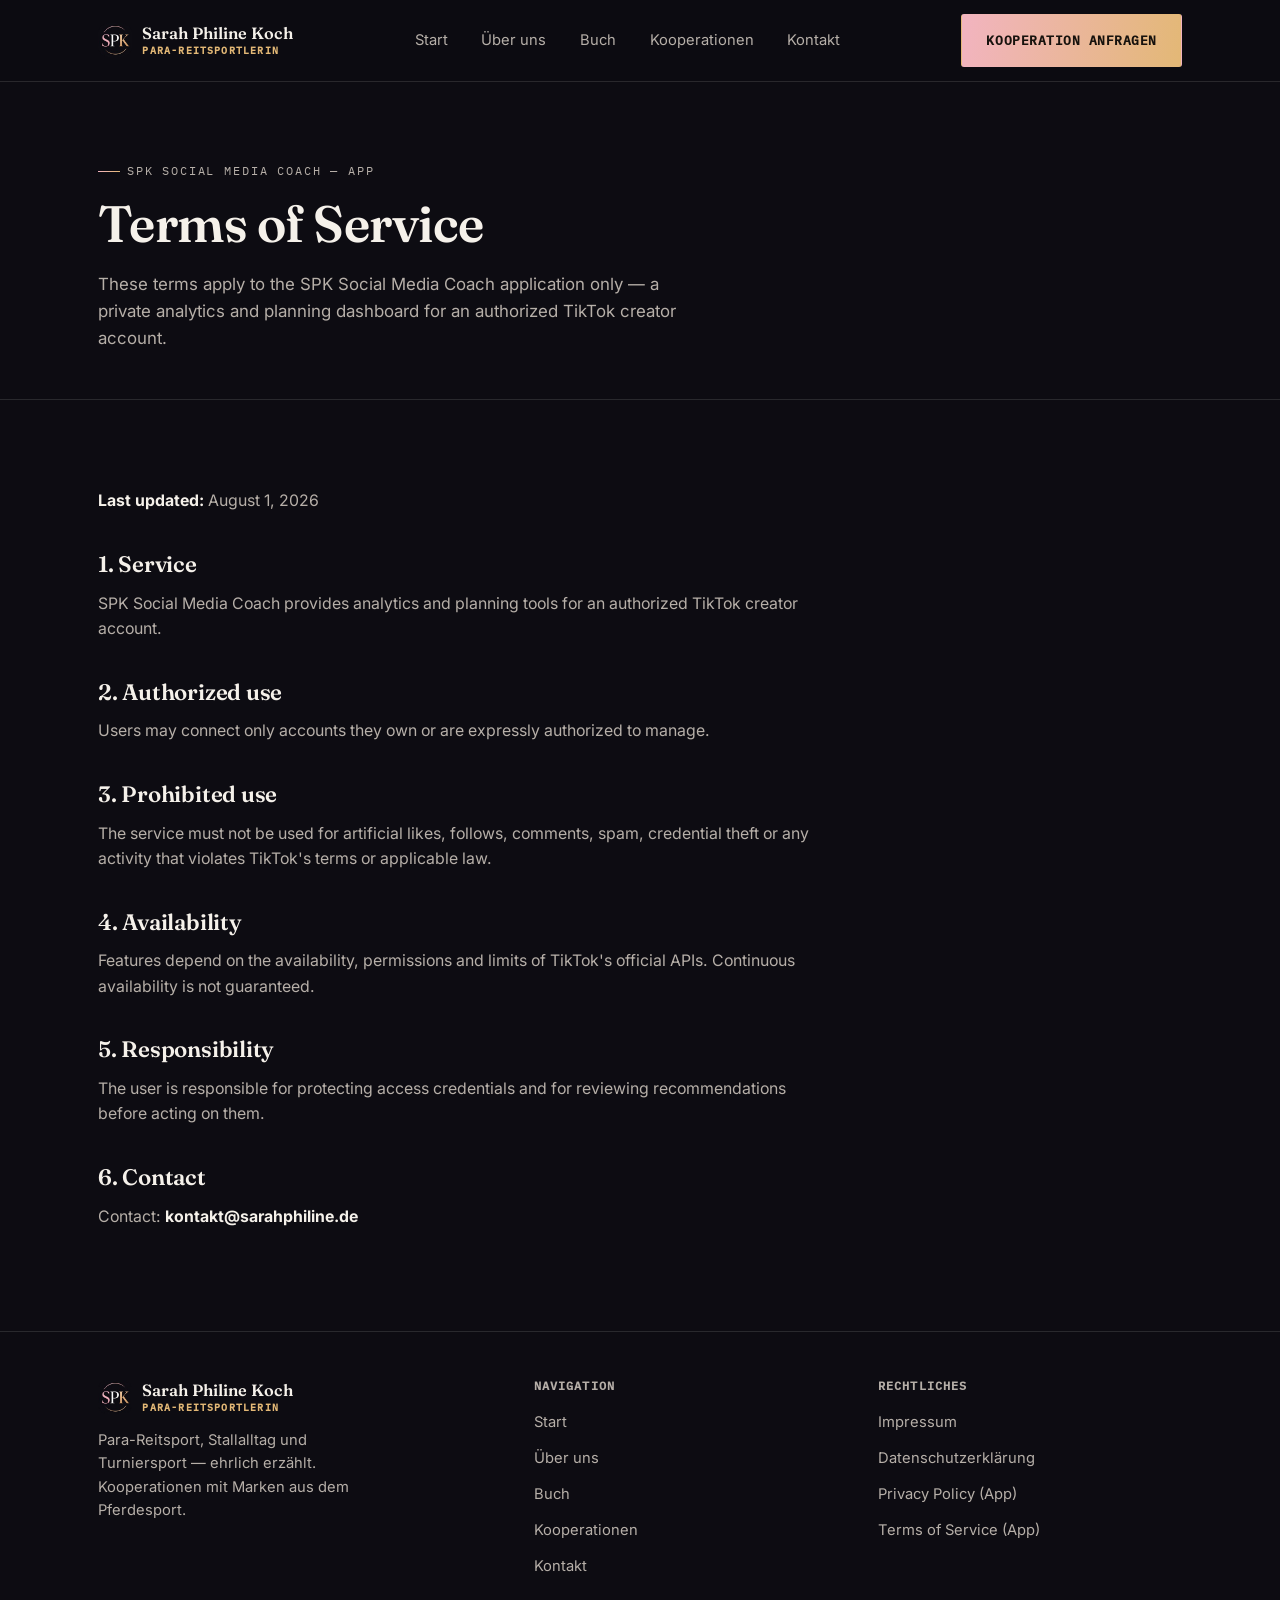
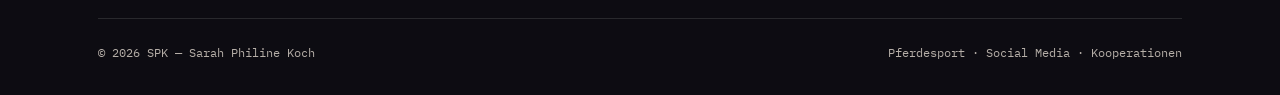
<file: terms.html>
<!DOCTYPE html>
<html lang="en">
<head>
<meta charset="UTF-8">
<meta name="viewport" content="width=device-width, initial-scale=1">
<title>Terms of Service – SPK Social Media Coach</title>
<meta name="description" content="Terms of Service for the SPK Social Media Coach application (private TikTok analytics and planning dashboard).">
<link rel="canonical" href="https://sarahphiline.de/terms.html">
<meta name="robots" content="noindex, follow">
<meta property="og:type" content="website">
<meta property="og:site_name" content="SPK">
<meta property="og:title" content="Terms of Service – SPK Social Media Coach">
<meta property="og:description" content="Terms of Service for the SPK Social Media Coach application (private TikTok analytics and planning dashboard).">
<meta property="og:image" content="https://sarahphiline.de/assets/og-image.jpg">
<meta property="og:url" content="https://sarahphiline.de/terms.html">
<meta property="og:locale" content="en_US">
<meta name="twitter:card" content="summary_large_image">

<link rel="icon" type="image/png" sizes="32x32" href="assets/favicon-32.png">
<link rel="icon" type="image/png" sizes="16x16" href="assets/favicon-16.png">
<link rel="apple-touch-icon" sizes="180x180" href="assets/apple-touch-icon.png">
<meta name="theme-color" content="#0D0C12">

<link rel="stylesheet" href="css/style.css">
</head>
<body>
<a class="skip-link" href="#main">Skip to content</a>

<header class="site-header">
  <nav class="nav" aria-label="Main navigation">
    <a class="brand" href="index.html">
      <img class="brand-mark" src="assets/spk-logo-nav.jpg" alt="SPK – Sarah Philine Koch">
            <span class="brand-text">
              <span class="brand-name">Sarah Philine Koch</span>
              <span class="brand-role">Para-Reitsportlerin</span>
            </span>
    </a>
    <ul class="nav-links" id="nav-links">
      <li><a href="index.html">Start</a></li>
      <li><a href="ueber-uns.html">Über uns</a></li>
      <li><a href="buch">Buch</a></li>
      <li><a href="kooperationen.html">Kooperationen</a></li>
      <li><a href="kontakt.html">Kontakt</a></li>
    </ul>
    <a class="btn btn-primary nav-cta" href="kontakt.html">Kooperation anfragen</a>
    <button class="nav-toggle" aria-label="Open menu" aria-expanded="false" aria-controls="nav-links">Menü</button>
  </nav>
</header>

<main id="main">
  <section class="page-header">
    <div class="container">
      <span class="eyebrow">SPK Social Media Coach — App</span>
      <h1>Terms of Service</h1>
      <p class="lead">These terms apply to the SPK Social Media Coach application only — a private analytics and planning dashboard for an authorized TikTok creator account.</p>
    </div>
  </section>

  <section>
    <div class="container">
      <div class="prose">
        <p><strong>Last updated:</strong> August 1, 2026</p>

        <h2>1. Service</h2>
        <p>SPK Social Media Coach provides analytics and planning tools for an authorized TikTok creator account.</p>

        <h2>2. Authorized use</h2>
        <p>Users may connect only accounts they own or are expressly authorized to manage.</p>

        <h2>3. Prohibited use</h2>
        <p>The service must not be used for artificial likes, follows, comments, spam, credential theft or any activity that violates TikTok's terms or applicable law.</p>

        <h2>4. Availability</h2>
        <p>Features depend on the availability, permissions and limits of TikTok's official APIs. Continuous availability is not guaranteed.</p>

        <h2>5. Responsibility</h2>
        <p>The user is responsible for protecting access credentials and for reviewing recommendations before acting on them.</p>

        <h2>6. Contact</h2>
        <p>Contact: <strong><span data-cfg="email">kontakt@sarahphiline.de</span></strong></p>
      </div>
    </div>
  </section>
</main>

<footer class="site-footer">
  <div class="container">
    <div class="footer-grid">
      <div class="footer-brand">
        <a class="brand" href="index.html">
          <img class="brand-mark" src="assets/spk-logo-nav.jpg" alt="SPK – Sarah Philine Koch">
                    <span class="brand-text">
                      <span class="brand-name">Sarah Philine Koch</span>
                      <span class="brand-role">Para-Reitsportlerin</span>
                    </span>
        </a>
        <p>Para-Reitsport, Stallalltag und Turniersport — ehrlich erzählt. Kooperationen mit Marken aus dem Pferdesport.</p>
      </div>
      <div class="footer-col">
        <h4>Navigation</h4>
        <ul>
          <li><a href="index.html">Start</a></li>
          <li><a href="ueber-uns.html">Über uns</a></li>
          <li><a href="buch">Buch</a></li>
          <li><a href="kooperationen.html">Kooperationen</a></li>
          <li><a href="kontakt.html">Kontakt</a></li>
        </ul>
      </div>
      <div class="footer-col">
        <h4>Rechtliches</h4>
        <ul>
          <li><a href="impressum.html">Impressum</a></li>
          <li><a href="datenschutz.html">Datenschutzerklärung</a></li>
          <li><a href="privacy.html">Privacy Policy (App)</a></li>
          <li><a href="terms.html">Terms of Service (App)</a></li>
        </ul>
      </div>
    </div>
    <div class="footer-bottom">
      <span>© <span id="year">2026</span> SPK — Sarah Philine Koch</span>
      <span>Pferdesport · Social Media · Kooperationen</span>
    </div>
  </div>
</footer>

<script src="js/site-config.js"></script>
<script src="js/main.js"></script>
</body>
</html>
</file>
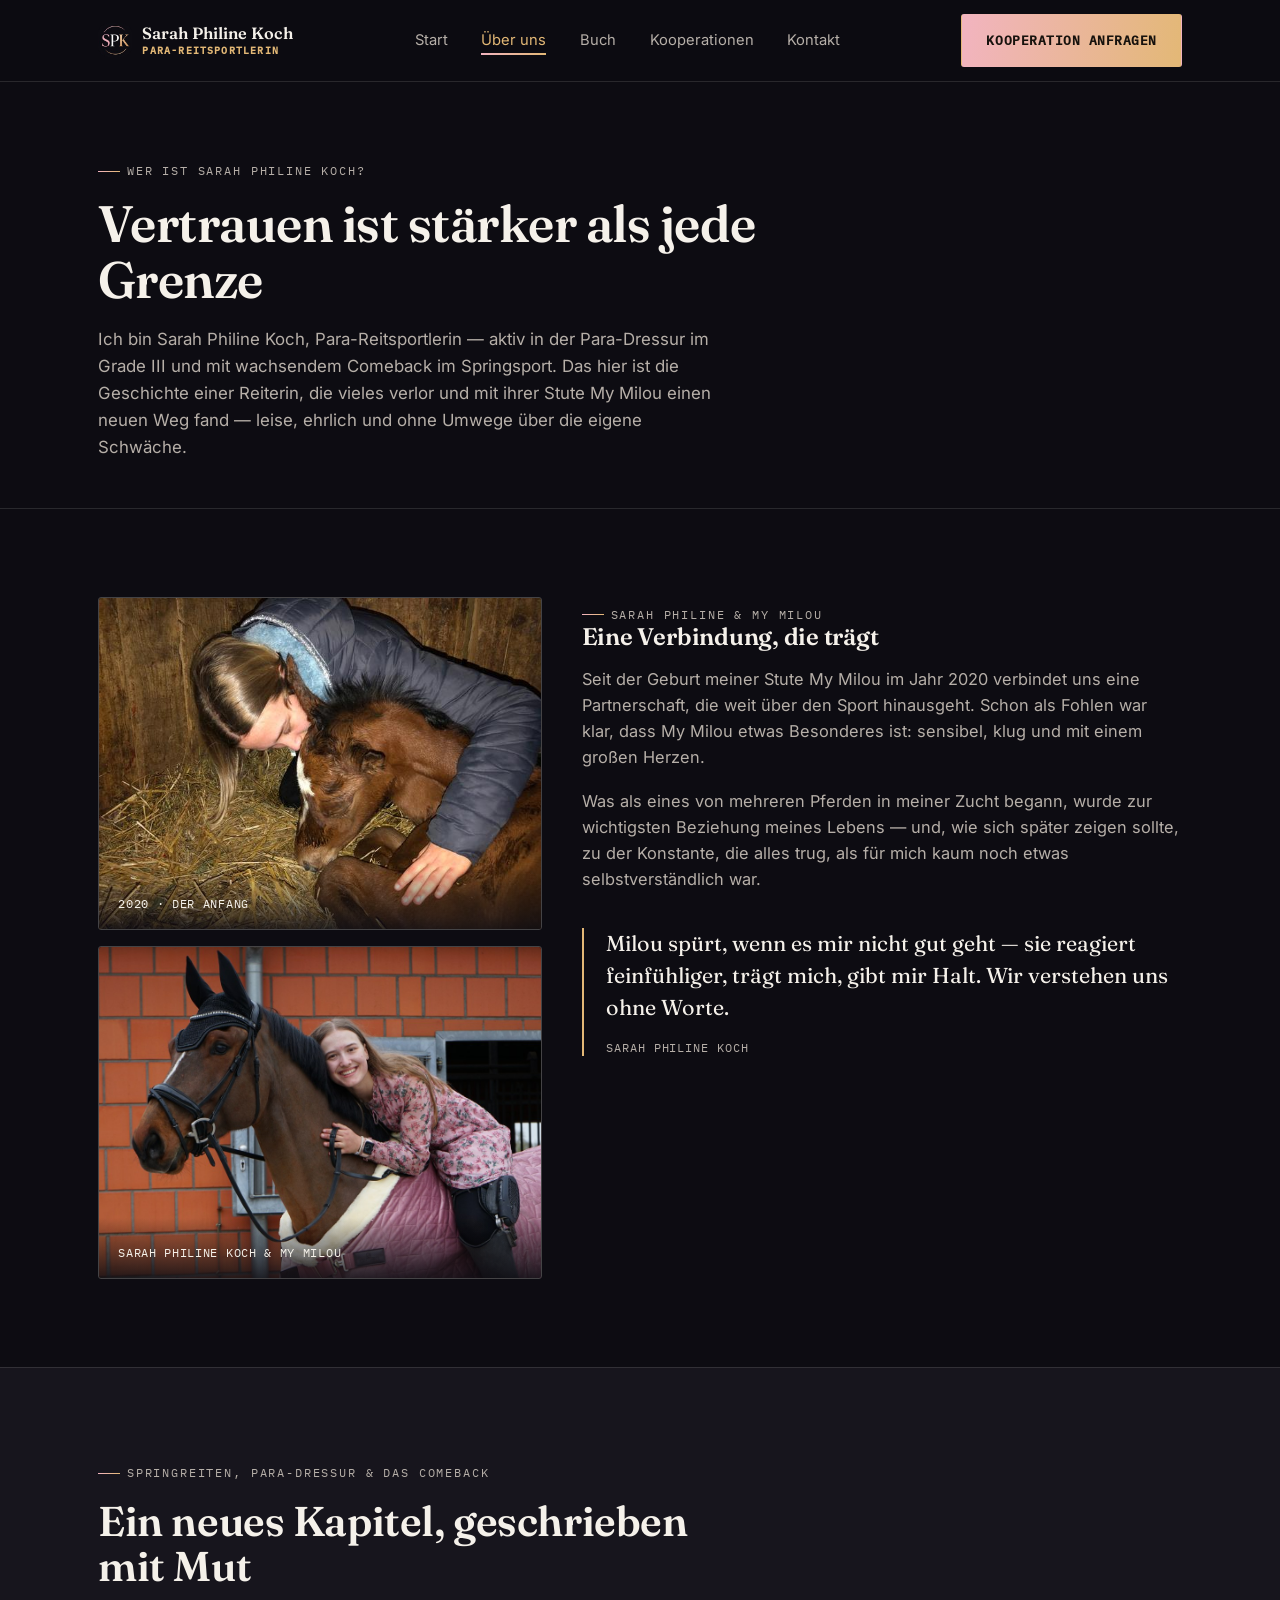
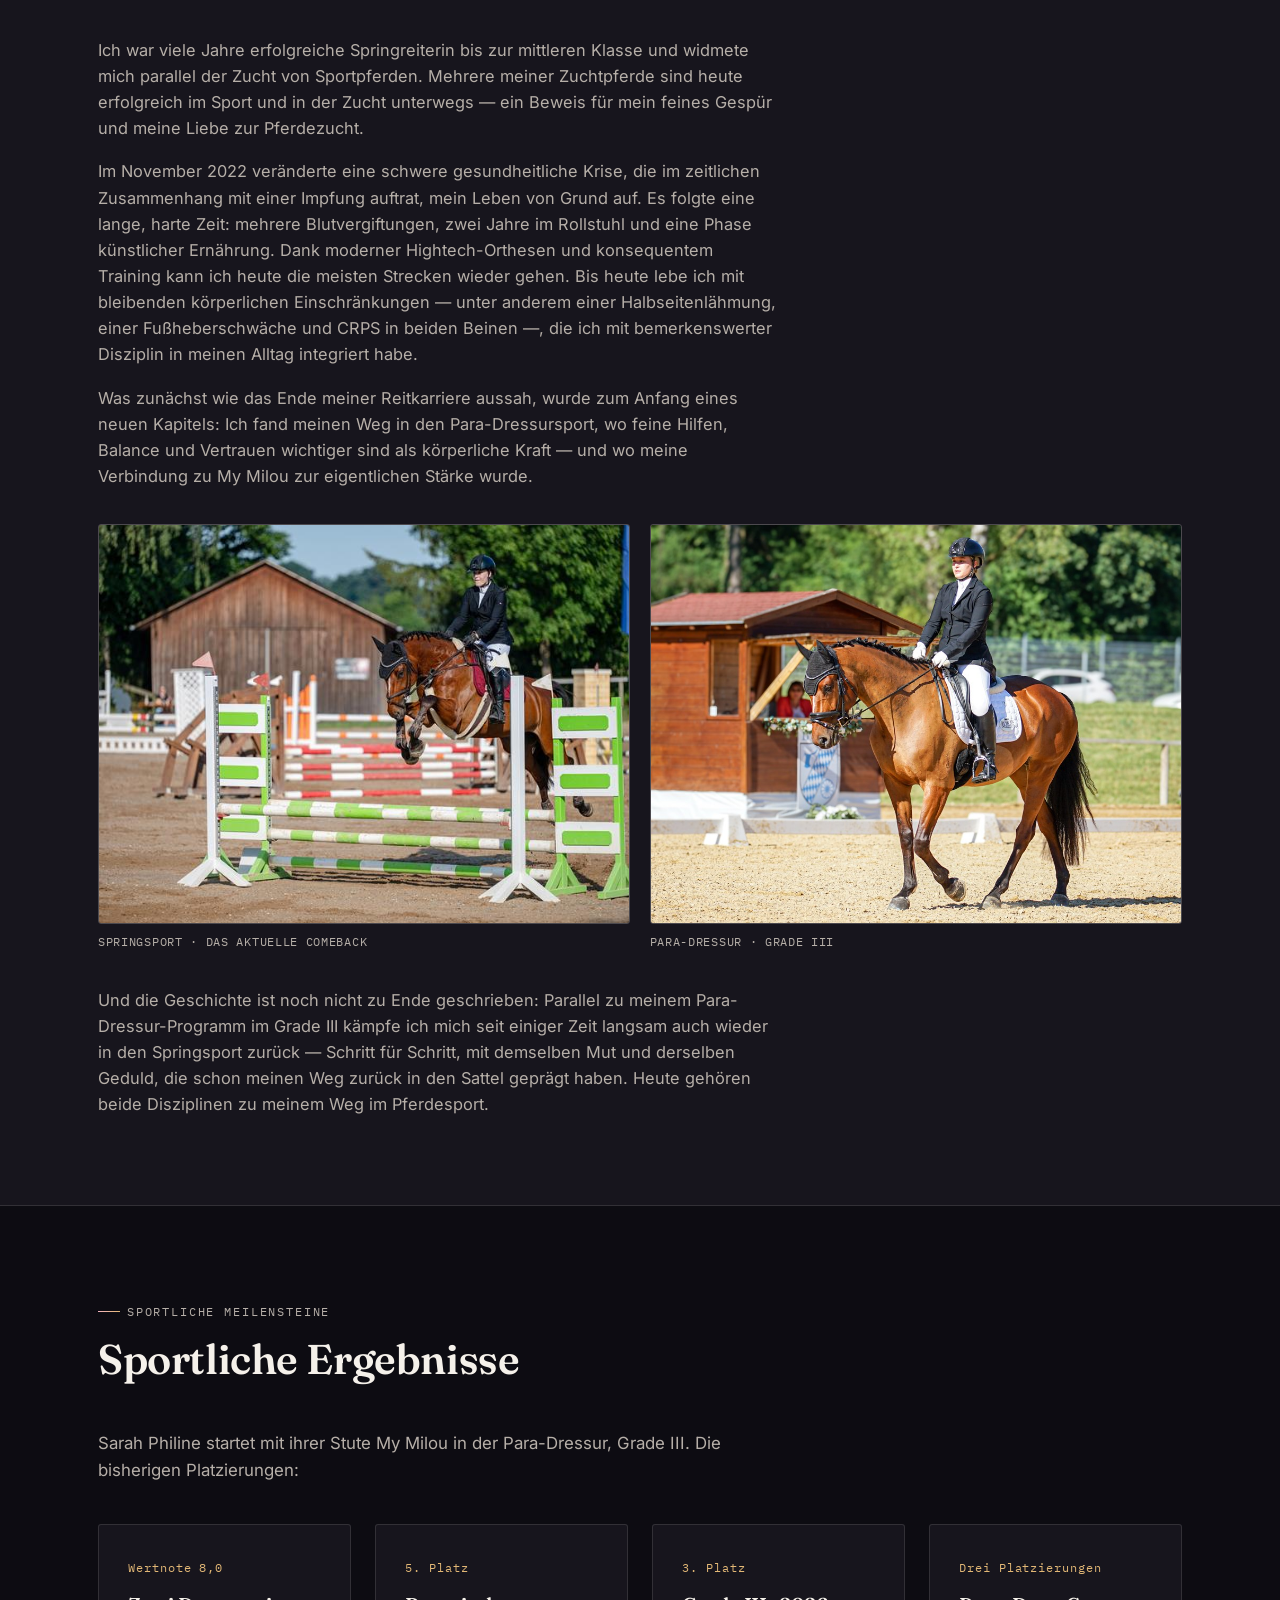
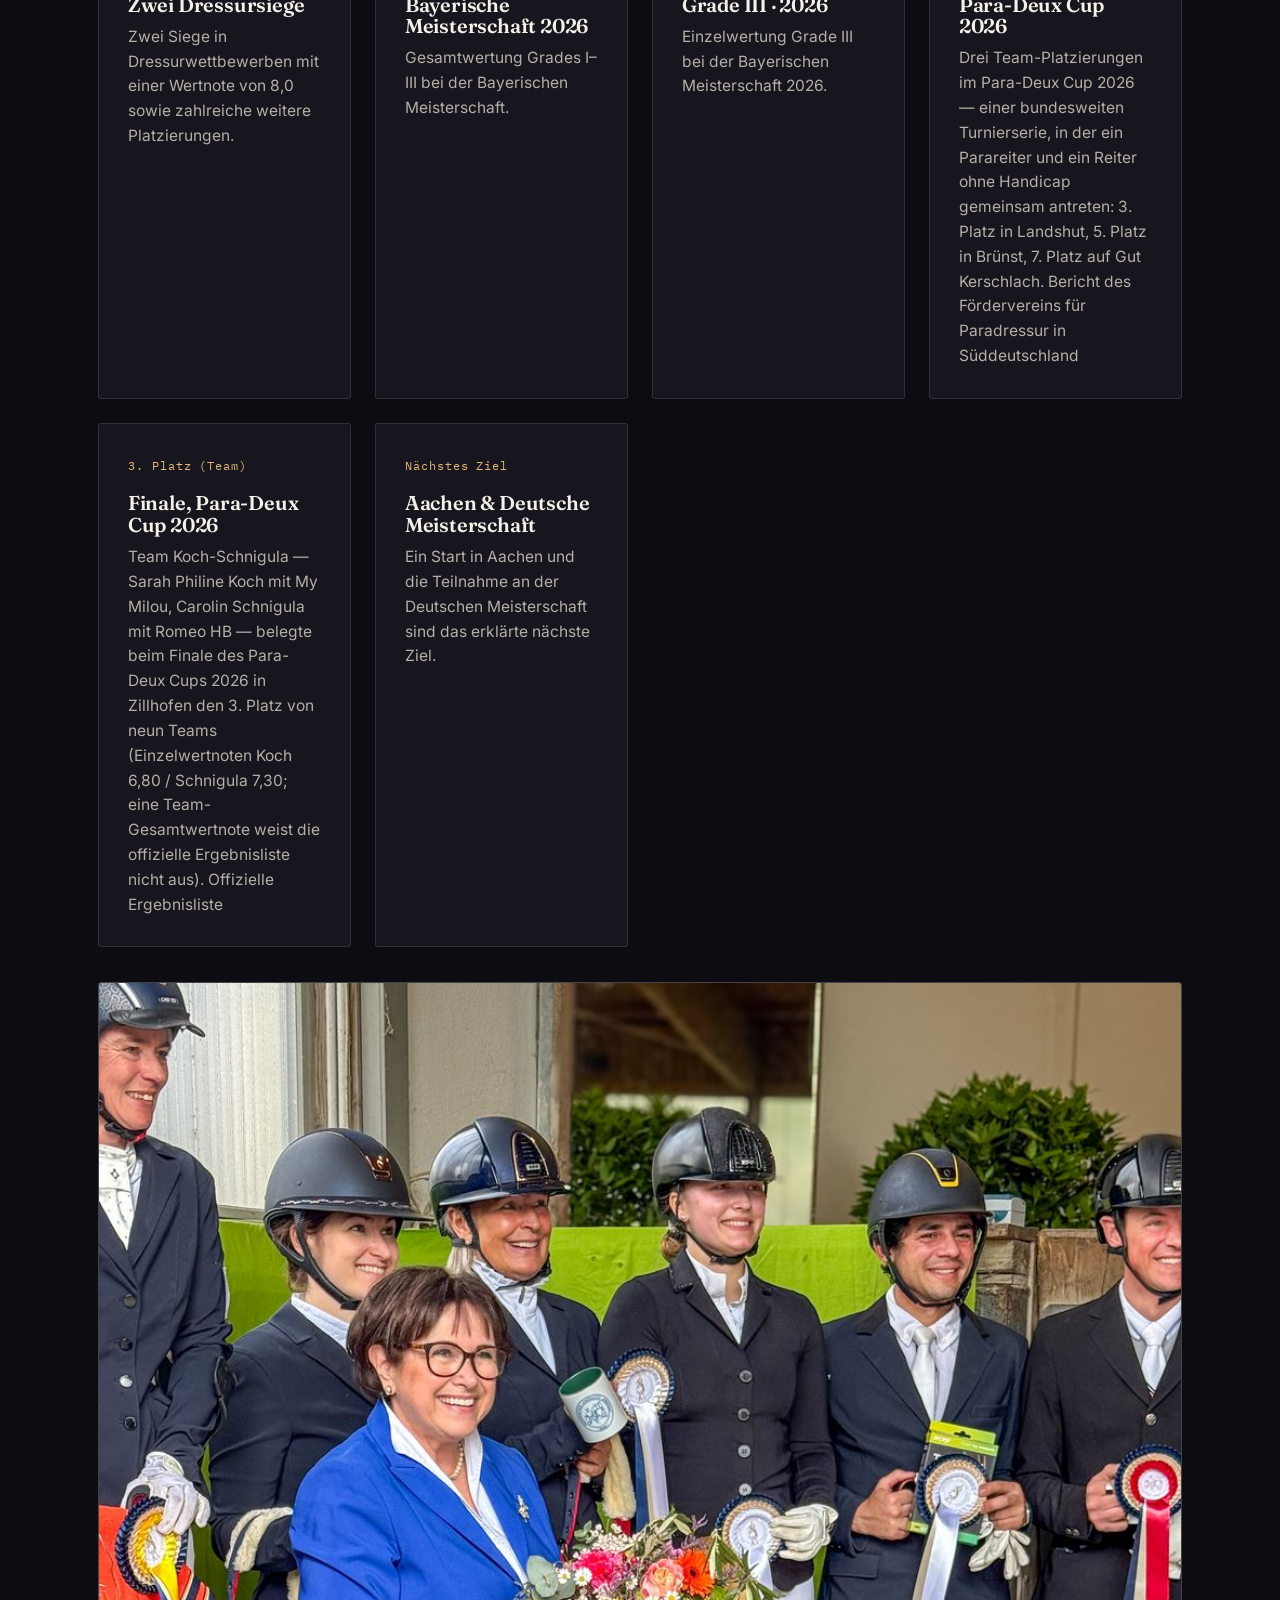
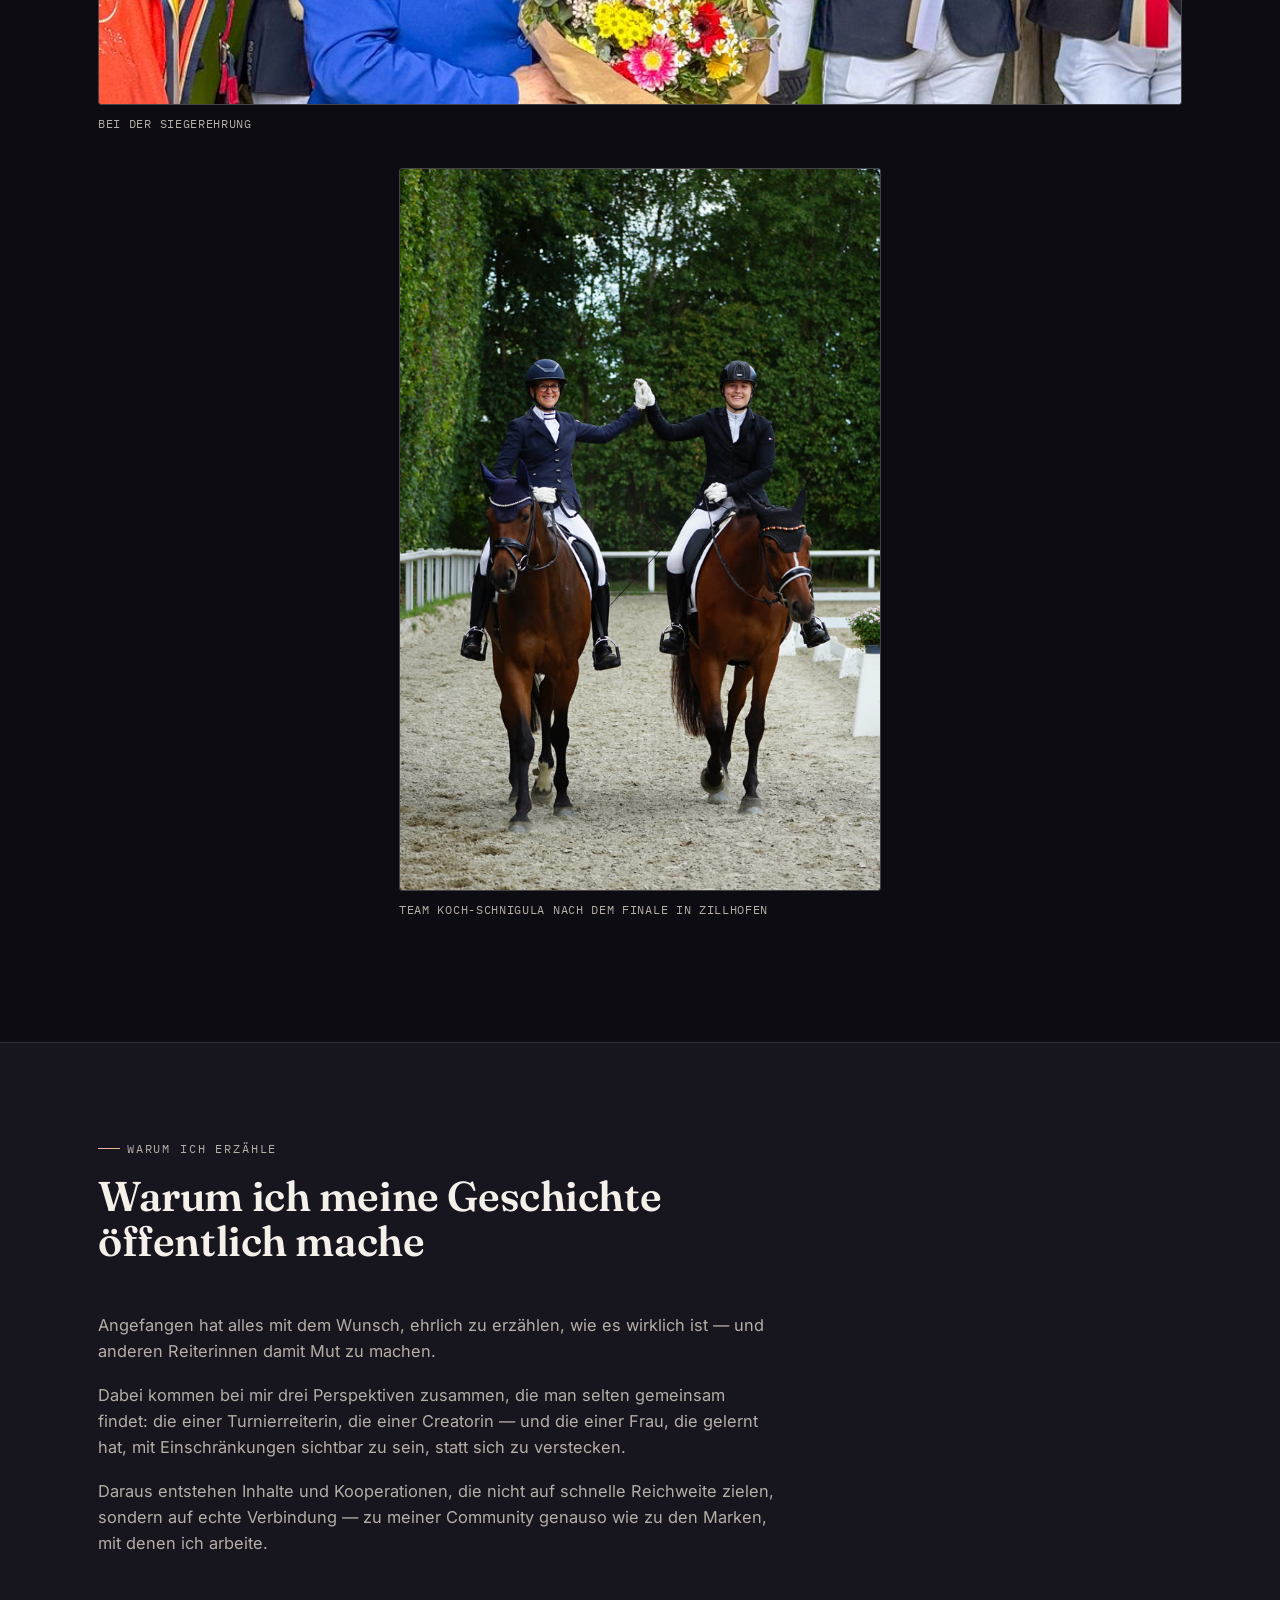
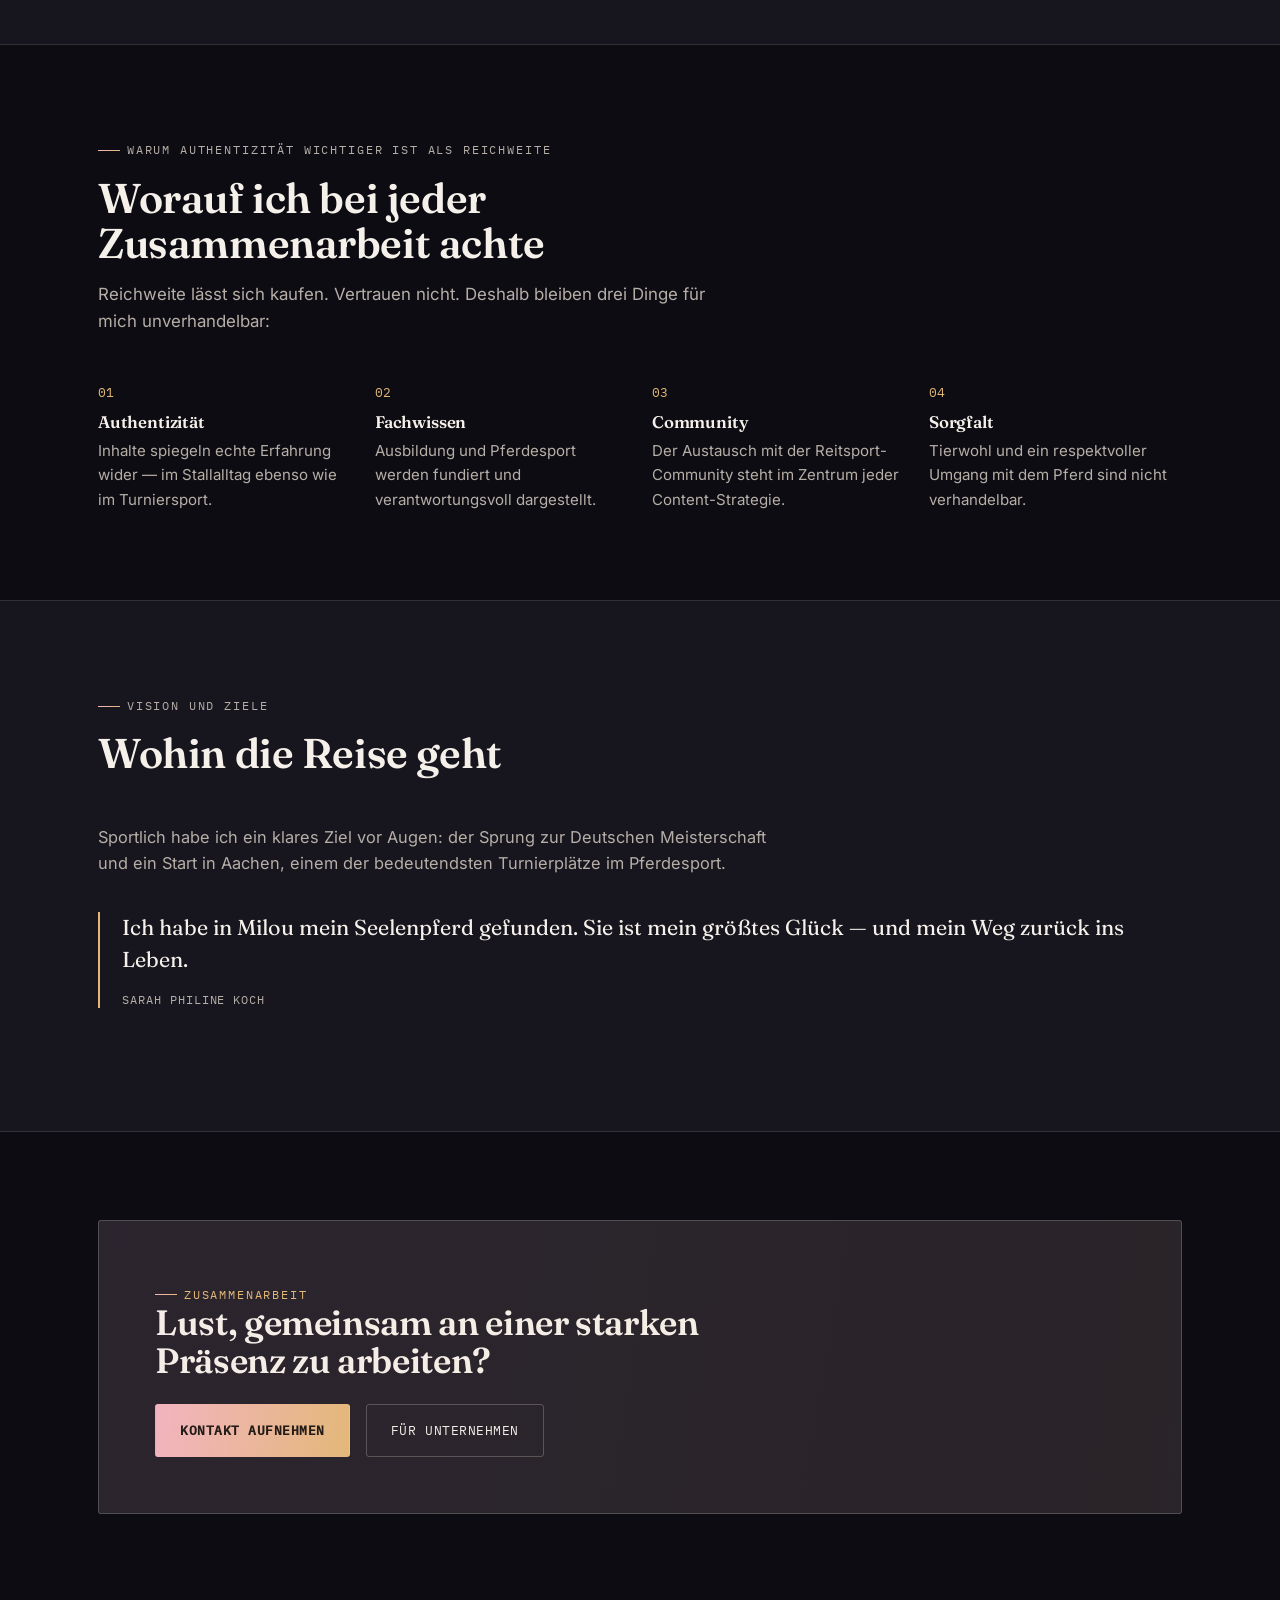
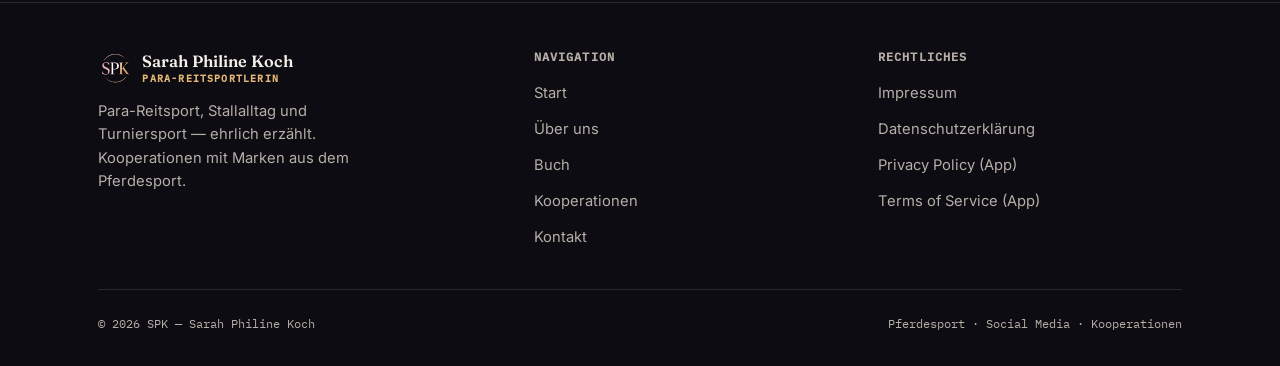
<file: ueber-uns.html>
<!DOCTYPE html>
<html lang="de">
<head>
<meta charset="UTF-8">
<meta name="viewport" content="width=device-width, initial-scale=1">
<title>Sarah Philine Koch &amp; My Milou — Über SPK</title>
<meta name="description" content="Die Geschichte von Sarah Philine Koch und My Milou: zwischen Springsport und Para-Dressur — und wie daraus die Marke SPK – Social Media entstand.">
<link rel="canonical" href="https://sarahphiline.de/ueber-uns.html">

<meta property="og:type" content="website">
<meta property="og:site_name" content="SPK">
<meta property="og:title" content="Sarah Philine Koch &amp; My Milou — Über SPK">
<meta property="og:description" content="Zwischen Springsport und Para-Dressur: die Geschichte hinter SPK – Social Media.">
<meta property="og:image" content="https://sarahphiline.de/assets/og-image.jpg">
<meta property="og:url" content="https://sarahphiline.de/ueber-uns.html">
<meta property="og:locale" content="de_DE">
<meta name="twitter:card" content="summary_large_image">

<link rel="icon" type="image/png" sizes="32x32" href="assets/favicon-32.png">
<link rel="icon" type="image/png" sizes="16x16" href="assets/favicon-16.png">
<link rel="apple-touch-icon" sizes="180x180" href="assets/apple-touch-icon.png">
<meta name="theme-color" content="#0D0C12">

<link rel="stylesheet" href="css/style.css">
</head>
<body>
<a class="skip-link" href="#main">Zum Inhalt springen</a>

<header class="site-header">
  <nav class="nav" aria-label="Hauptnavigation">
    <a class="brand" href="index.html">
      <img class="brand-mark" src="assets/spk-logo-nav.jpg" alt="SPK – Sarah Philine Koch">
            <span class="brand-text">
              <span class="brand-name">Sarah Philine Koch</span>
              <span class="brand-role">Para-Reitsportlerin</span>
            </span>
    </a>
    <ul class="nav-links" id="nav-links">
      <li><a href="index.html">Start</a></li>
      <li><a href="ueber-uns.html" aria-current="page">Über uns</a></li>
      <li><a href="buch">Buch</a></li>
      <li><a href="kooperationen.html">Kooperationen</a></li>
      <li><a href="kontakt.html">Kontakt</a></li>
      <li class="nav-cta mobile"><a class="btn btn-primary" href="kontakt.html">Kooperation anfragen</a></li>
    </ul>
    <a class="btn btn-primary nav-cta" href="kontakt.html">Kooperation anfragen</a>
    <button class="nav-toggle" aria-label="Menü öffnen" aria-expanded="false" aria-controls="nav-links">Menü</button>
  </nav>
</header>

<main id="main">

  <section class="page-header">
    <div class="container">
      <span class="eyebrow">Wer ist Sarah Philine Koch?</span>
      <h1>Vertrauen ist stärker als jede Grenze</h1>
      <p class="lead">Ich bin Sarah Philine Koch, Para-Reitsportlerin — aktiv in der Para-Dressur im Grade III und mit wachsendem Comeback im Springsport. Das hier ist die Geschichte einer Reiterin, die vieles verlor und mit ihrer Stute My Milou einen neuen Weg fand — leise, ehrlich und ohne Umwege über die eigene Schwäche.</p>
    </div>
  </section>

  <!-- 1. Sarah Philine & My Milou -->
  <section class="story-section">
    <div class="container">
      <div class="bio-block">
        <div class="reveal">
          <div class="bio-photo-stack">
            <div class="bio-photo">
              <img src="assets/photos/milou-foal-2020.jpg" alt="My Milou als neugeborenes Fohlen mit Sarah Philine Koch, 2020">
              <div class="photo-tag">2020 · Der Anfang</div>
            </div>
            <div class="bio-photo">
              <img src="assets/photos/bio-grooming.jpg" alt="Sarah Philine Koch angelehnt an ihre Stute My Milou vor der Stallbox">
              <div class="photo-tag">Sarah Philine Koch &amp; My Milou</div>
            </div>
          </div>
        </div>
        <div class="bio-copy reveal">
          <span class="eyebrow">Sarah Philine &amp; My Milou</span>
          <h2>Eine Verbindung, die trägt</h2>
          <div class="story-copy">
            <p>Seit der Geburt meiner Stute My Milou im Jahr 2020 verbindet uns eine Partnerschaft, die weit über den Sport hinausgeht. Schon als Fohlen war klar, dass My Milou etwas Besonderes ist: sensibel, klug und mit einem großen Herzen.</p>
            <p>Was als eines von mehreren Pferden in meiner Zucht begann, wurde zur wichtigsten Beziehung meines Lebens — und, wie sich später zeigen sollte, zu der Konstante, die alles trug, als für mich kaum noch etwas selbstverständlich war.</p>
          </div>
          <blockquote class="pull-quote">
            Milou spürt, wenn es mir nicht gut geht — sie reagiert feinfühliger, trägt mich, gibt mir Halt. Wir verstehen uns ohne Worte.
            <cite>Sarah Philine Koch</cite>
          </blockquote>
        </div>
      </div>
    </div>
  </section>

  <!-- 2. Springreiten, Para-Dressur & das Comeback -->
  <section class="story-section section-alt">
    <div class="container">
      <div class="section-head reveal">
        <span class="eyebrow">Springreiten, Para-Dressur &amp; das Comeback</span>
        <h2>Ein neues Kapitel, geschrieben mit Mut</h2>
      </div>
      <div class="story-copy reveal">
        <p>Ich war viele Jahre erfolgreiche Springreiterin bis zur mittleren Klasse und widmete mich parallel der Zucht von Sportpferden. Mehrere meiner Zuchtpferde sind heute erfolgreich im Sport und in der Zucht unterwegs — ein Beweis für mein feines Gespür und meine Liebe zur Pferdezucht.</p>
        <p>Im November 2022 veränderte eine schwere gesundheitliche Krise, die im zeitlichen Zusammenhang mit einer Impfung auftrat, mein Leben von Grund auf. Es folgte eine lange, harte Zeit: mehrere Blutvergiftungen, zwei Jahre im Rollstuhl und eine Phase künstlicher Ernährung. Dank moderner Hightech-Orthesen und konsequentem Training kann ich heute die meisten Strecken wieder gehen. Bis heute lebe ich mit bleibenden körperlichen Einschränkungen — unter anderem einer Halbseitenlähmung, einer Fußheberschwäche und CRPS in beiden Beinen —, die ich mit bemerkenswerter Disziplin in meinen Alltag integriert habe.</p>
        <p>Was zunächst wie das Ende meiner Reitkarriere aussah, wurde zum Anfang eines neuen Kapitels: Ich fand meinen Weg in den Para-Dressursport, wo feine Hilfen, Balance und Vertrauen wichtiger sind als körperliche Kraft — und wo meine Verbindung zu My Milou zur eigentlichen Stärke wurde.</p>
      </div>
      <div class="story-pair reveal">
        <figure>
          <img src="assets/photos/story-jumping.jpg" alt="Sarah Philine Koch beim Springreiten, aktuelles Comeback im Parcours">
          <figcaption>Springsport · das aktuelle Comeback</figcaption>
        </figure>
        <figure>
          <img src="assets/photos/story-dressage.jpg" alt="Sarah Philine Koch mit My Milou bei einer Dressurprüfung im Viereck">
          <figcaption>Para-Dressur · Grade III</figcaption>
        </figure>
      </div>
      <div class="story-copy reveal">
        <p>Und die Geschichte ist noch nicht zu Ende geschrieben: Parallel zu meinem Para-Dressur-Programm im Grade III kämpfe ich mich seit einiger Zeit langsam auch wieder in den Springsport zurück — Schritt für Schritt, mit demselben Mut und derselben Geduld, die schon meinen Weg zurück in den Sattel geprägt haben. Heute gehören beide Disziplinen zu meinem Weg im Pferdesport.</p>
      </div>
    </div>
  </section>

  <!-- 3. Sportliche Meilensteine -->
  <section>
    <div class="container">
      <div class="section-head reveal">
        <span class="eyebrow">Sportliche Meilensteine</span>
        <h2>Sportliche Ergebnisse</h2>
      </div>
      <p class="milestone-intro reveal">Sarah Philine startet mit ihrer Stute My Milou in der Para-Dressur, Grade III. Die bisherigen Platzierungen:</p>
      <div class="grid">
        <div class="card reveal">
          <span class="num">Wertnote 8,0</span>
          <h3>Zwei Dressursiege</h3>
          <p>Zwei Siege in Dressurwettbewerben mit einer Wertnote von 8,0 sowie zahlreiche weitere Platzierungen.</p>
        </div>
        <div class="card reveal">
          <span class="num">5. Platz</span>
          <h3>Bayerische Meisterschaft 2026</h3>
          <p>Gesamtwertung Grades I–III bei der Bayerischen Meisterschaft.</p>
        </div>
        <div class="card reveal">
          <span class="num">3. Platz</span>
          <h3>Grade III · 2026</h3>
          <p>Einzelwertung Grade III bei der Bayerischen Meisterschaft 2026.</p>
        </div>
        <div class="card reveal">
          <span class="num">Drei Platzierungen</span>
          <h3>Para-Deux Cup 2026</h3>
          <p>Drei Team-Platzierungen im Para-Deux Cup 2026 — einer bundesweiten Turnierserie, in der ein Parareiter und ein Reiter ohne Handicap gemeinsam antreten: 3. Platz in Landshut, 5. Platz in Brünst, 7. Platz auf Gut Kerschlach. <a href="https://reitsport-mit-handicap.de/2026/04/18/para-deux-cup-in-landshut/" target="_blank" rel="noopener noreferrer">Bericht des Fördervereins für Paradressur in Süddeutschland</a></p>
        </div>
        <div class="card reveal">
          <span class="num">3. Platz (Team)</span>
          <h3>Finale, Para-Deux Cup 2026</h3>
          <p>Team Koch-Schnigula — Sarah Philine Koch mit My Milou, Carolin Schnigula mit Romeo HB — belegte beim Finale des Para-Deux Cups 2026 in Zillhofen den 3. Platz von neun Teams (Einzelwertnoten Koch 6,80 / Schnigula 7,30; eine Team-Gesamtwertnote weist die offizielle Ergebnisliste nicht aus). <a href="https://results.equi-score.com/event/2026/35269/de/resultlist/18" target="_blank" rel="noopener noreferrer">Offizielle Ergebnisliste</a></p>
        </div>
        <div class="card reveal">
          <span class="num">Nächstes Ziel</span>
          <h3>Aachen &amp; Deutsche Meisterschaft</h3>
          <p>Ein Start in Aachen und die Teilnahme an der Deutschen Meisterschaft sind das erklärte nächste Ziel.</p>
        </div>
      </div>
      <figure class="story-photo reveal">
        <img src="assets/photos/award-ceremony.jpg" alt="Sarah Philine Koch bei einer Siegerehrung im Turniersport">
        <figcaption>Bei der Siegerehrung</figcaption>
      </figure>
      <figure class="story-photo portrait reveal">
        <img src="assets/photos/para-deux-finale-zillhofen.jpg" alt="Carolin Schnigula auf Romeo HB und Sarah Philine Koch auf My Milou reiten nebeneinander im Viereck und schlagen sich zur Begrüßung die Hände ein">
        <figcaption>Team Koch-Schnigula nach dem Finale in Zillhofen</figcaption>
      </figure>
    </div>
  </section>

  <!-- 4. Die Entstehung von SPK -->
  <section class="story-section section-alt">
    <div class="container">
      <div class="section-head reveal">
        <span class="eyebrow">Warum ich erzähle</span>
        <h2>Warum ich meine Geschichte öffentlich mache</h2>
      </div>
      <div class="story-copy reveal">
        <p>Angefangen hat alles mit dem Wunsch, ehrlich zu erzählen, wie es wirklich ist — und anderen Reiterinnen damit Mut zu machen.</p>
        <p>Dabei kommen bei mir drei Perspektiven zusammen, die man selten gemeinsam findet: die einer Turnierreiterin, die einer Creatorin — und die einer Frau, die gelernt hat, mit Einschränkungen sichtbar zu sein, statt sich zu verstecken.</p>
        <p>Daraus entstehen Inhalte und Kooperationen, die nicht auf schnelle Reichweite zielen, sondern auf echte Verbindung — zu meiner Community genauso wie zu den Marken, mit denen ich arbeite.</p>
      </div>
    </div>
  </section>

  <!-- 5. Warum Authentizität wichtiger ist als Reichweite -->
  <section>
    <div class="container">
      <div class="section-head reveal">
        <span class="eyebrow">Warum Authentizität wichtiger ist als Reichweite</span>
        <h2>Worauf ich bei jeder Zusammenarbeit achte</h2>
        <p>Reichweite lässt sich kaufen. Vertrauen nicht. Deshalb bleiben drei Dinge für mich unverhandelbar:</p>
      </div>
      <div class="values-grid">
        <div class="value-item reveal">
          <span class="num">01</span>
          <h3>Authentizität</h3>
          <p>Inhalte spiegeln echte Erfahrung wider — im Stallalltag ebenso wie im Turniersport.</p>
        </div>
        <div class="value-item reveal">
          <span class="num">02</span>
          <h3>Fachwissen</h3>
          <p>Ausbildung und Pferdesport werden fundiert und verantwortungsvoll dargestellt.</p>
        </div>
        <div class="value-item reveal">
          <span class="num">03</span>
          <h3>Community</h3>
          <p>Der Austausch mit der Reitsport-Community steht im Zentrum jeder Content-Strategie.</p>
        </div>
        <div class="value-item reveal">
          <span class="num">04</span>
          <h3>Sorgfalt</h3>
          <p>Tierwohl und ein respektvoller Umgang mit dem Pferd sind nicht verhandelbar.</p>
        </div>
      </div>
    </div>
  </section>

  <!-- 6. Vision und Ziele -->
  <section class="story-section section-alt">
    <div class="container">
      <div class="section-head reveal">
        <span class="eyebrow">Vision und Ziele</span>
        <h2>Wohin die Reise geht</h2>
      </div>
      <div class="story-copy reveal">
        <p>Sportlich habe ich ein klares Ziel vor Augen: der Sprung zur Deutschen Meisterschaft und ein Start in Aachen, einem der bedeutendsten Turnierplätze im Pferdesport.</p>
      </div>
      <blockquote class="pull-quote reveal">
        Ich habe in Milou mein Seelenpferd gefunden. Sie ist mein größtes Glück — und mein Weg zurück ins Leben.
        <cite>Sarah Philine Koch</cite>
      </blockquote>
    </div>
  </section>

  <section>
    <div class="container">
      <div class="cta-band reveal">
        <div>
          <span class="eyebrow">Zusammenarbeit</span>
          <h2>Lust, gemeinsam an einer starken Präsenz zu arbeiten?</h2>
        </div>
        <div class="hero-actions">
          <a class="btn btn-primary" href="kontakt.html">Kontakt aufnehmen</a>
          <a class="btn btn-secondary" href="kooperationen.html">Für Unternehmen</a>
        </div>
      </div>
    </div>
  </section>

</main>

<footer class="site-footer">
  <div class="container">
    <div class="footer-grid">
      <div class="footer-brand">
        <a class="brand" href="index.html">
          <img class="brand-mark" src="assets/spk-logo-nav.jpg" alt="SPK – Sarah Philine Koch">
                    <span class="brand-text">
                      <span class="brand-name">Sarah Philine Koch</span>
                      <span class="brand-role">Para-Reitsportlerin</span>
                    </span>
        </a>
        <p>Para-Reitsport, Stallalltag und Turniersport — ehrlich erzählt. Kooperationen mit Marken aus dem Pferdesport.</p>
      </div>
      <div class="footer-col">
        <h4>Navigation</h4>
        <ul>
          <li><a href="index.html">Start</a></li>
          <li><a href="ueber-uns.html">Über uns</a></li>
          <li><a href="buch">Buch</a></li>
          <li><a href="kooperationen.html">Kooperationen</a></li>
          <li><a href="kontakt.html">Kontakt</a></li>
        </ul>
      </div>
      <div class="footer-col">
        <h4>Rechtliches</h4>
        <ul>
          <li><a href="impressum.html">Impressum</a></li>
          <li><a href="datenschutz.html">Datenschutzerklärung</a></li>
          <li><a href="privacy.html">Privacy Policy (App)</a></li>
          <li><a href="terms.html">Terms of Service (App)</a></li>
        </ul>
      </div>
    </div>
    <div class="footer-bottom">
      <span>© <span id="year">2026</span> SPK — Sarah Philine Koch</span>
      <span>Pferdesport · Social Media · Kooperationen</span>
    </div>
  </div>
</footer>

<script src="js/site-config.js"></script>
<script src="js/main.js"></script>
</body>
</html>
</file>
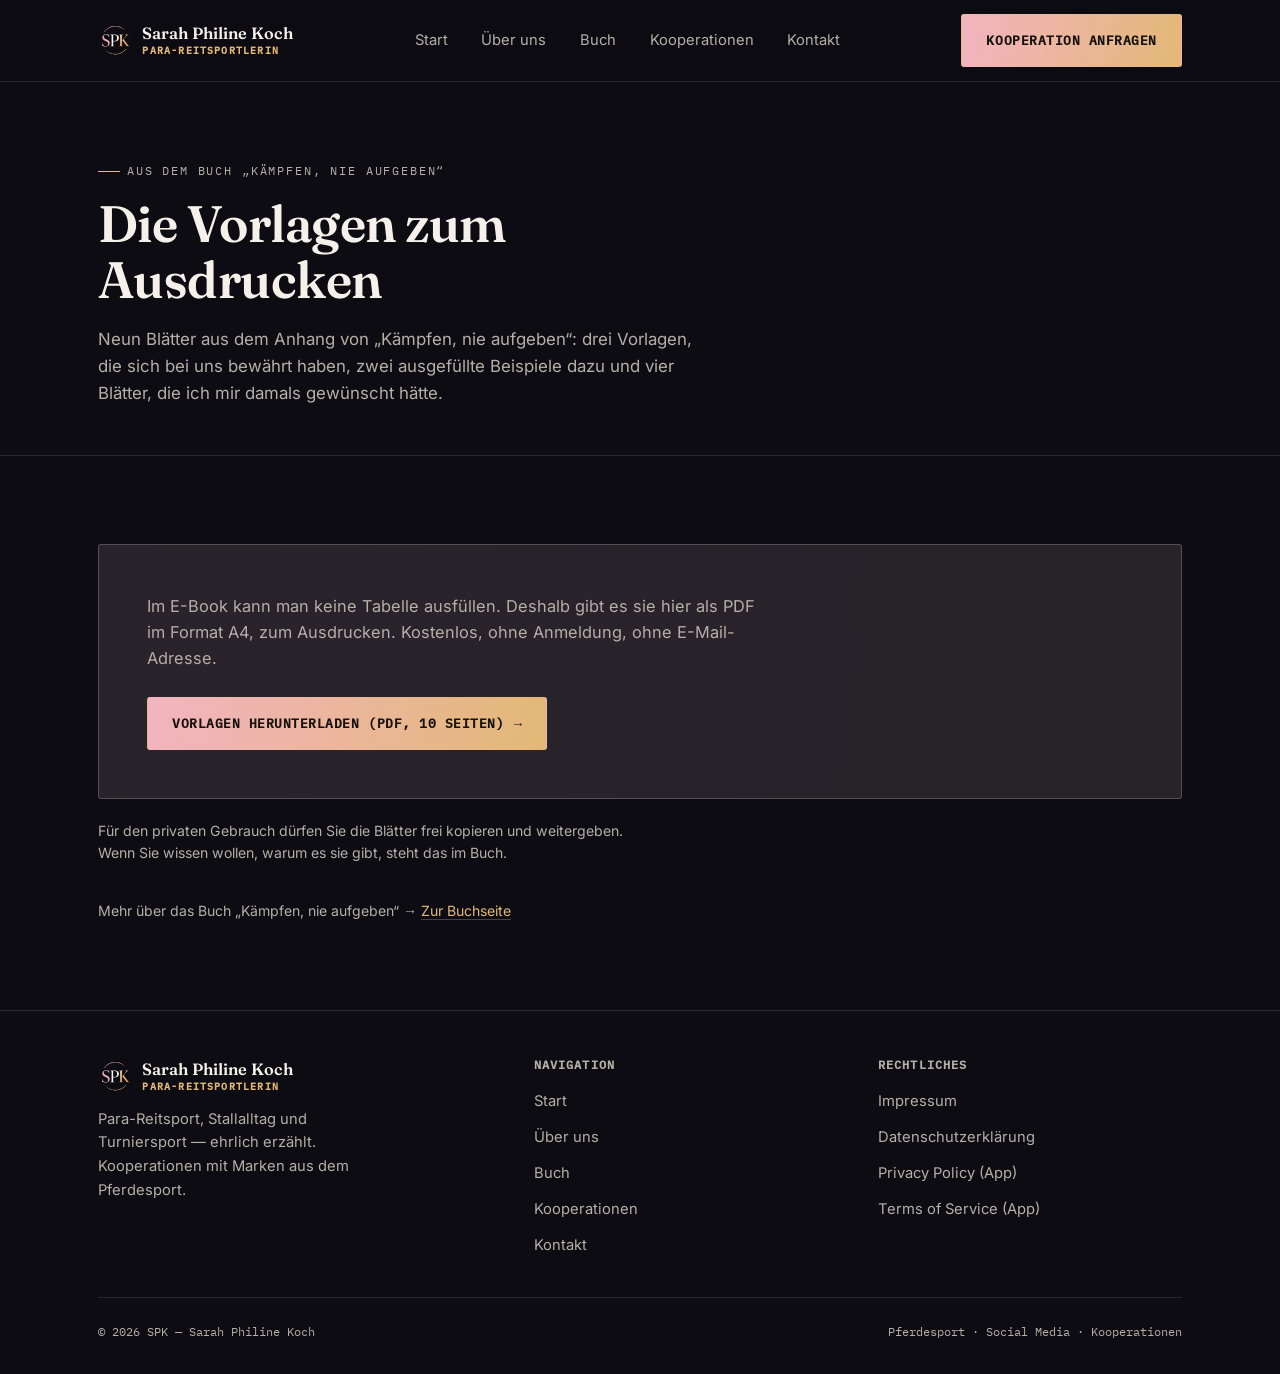
<file: vorlagen.html>
<!DOCTYPE html>
<html lang="de">
<head>
<meta charset="UTF-8">
<meta name="viewport" content="width=device-width, initial-scale=1">
<title>Die Vorlagen zum Ausdrucken — Kämpfen, nie aufgeben</title>
<meta name="description" content="Neun Blätter aus dem Anhang von „Kämpfen, nie aufgeben“ als kostenloses PDF zum Ausdrucken — ohne Anmeldung, ohne E-Mail-Adresse.">
<link rel="canonical" href="https://sarahphiline.de/vorlagen">

<meta property="og:type" content="website">
<meta property="og:site_name" content="SPK">
<meta property="og:title" content="Die Vorlagen zum Ausdrucken — Kämpfen, nie aufgeben">
<meta property="og:description" content="Neun Blätter aus dem Anhang von „Kämpfen, nie aufgeben“ als kostenloses PDF zum Ausdrucken — ohne Anmeldung, ohne E-Mail-Adresse.">
<meta property="og:image" content="https://sarahphiline.de/assets/og-image.jpg">
<meta property="og:url" content="https://sarahphiline.de/vorlagen">
<meta property="og:locale" content="de_DE">
<meta name="twitter:card" content="summary_large_image">

<link rel="icon" type="image/png" sizes="32x32" href="assets/favicon-32.png">
<link rel="icon" type="image/png" sizes="16x16" href="assets/favicon-16.png">
<link rel="apple-touch-icon" sizes="180x180" href="assets/apple-touch-icon.png">
<meta name="theme-color" content="#0D0C12">

<link rel="stylesheet" href="css/style.css">
</head>
<body>
<a class="skip-link" href="#main">Zum Inhalt springen</a>

<header class="site-header">
  <nav class="nav" aria-label="Hauptnavigation">
    <a class="brand" href="index.html">
      <img class="brand-mark" src="assets/spk-logo-nav.jpg" alt="SPK – Sarah Philine Koch">
            <span class="brand-text">
              <span class="brand-name">Sarah Philine Koch</span>
              <span class="brand-role">Para-Reitsportlerin</span>
            </span>
    </a>
    <ul class="nav-links" id="nav-links">
      <li><a href="index.html">Start</a></li>
      <li><a href="ueber-uns.html">Über uns</a></li>
      <li><a href="buch">Buch</a></li>
      <li><a href="kooperationen.html">Kooperationen</a></li>
      <li><a href="kontakt.html">Kontakt</a></li>
      <li class="nav-cta mobile"><a class="btn btn-primary" href="kontakt.html">Kooperation anfragen</a></li>
    </ul>
    <a class="btn btn-primary nav-cta" href="kontakt.html">Kooperation anfragen</a>
    <button class="nav-toggle" aria-label="Menü öffnen" aria-expanded="false" aria-controls="nav-links">Menü</button>
  </nav>
</header>

<main id="main">

  <section class="page-header">
    <div class="container">
      <span class="eyebrow">Aus dem Buch „Kämpfen, nie aufgeben“</span>
      <h1>Die Vorlagen zum Ausdrucken</h1>
      <p class="lead">Neun Blätter aus dem Anhang von „Kämpfen, nie aufgeben“: drei Vorlagen, die sich bei uns bewährt haben, zwei ausgefüllte Beispiele dazu und vier Blätter, die ich mir damals gewünscht hätte.</p>
    </div>
  </section>

  <section>
    <div class="container">
      <div class="download-card reveal">
        <p>Im E-Book kann man keine Tabelle ausfüllen. Deshalb gibt es sie hier als PDF im Format A4, zum Ausdrucken. Kostenlos, ohne Anmeldung, ohne E-Mail-Adresse.</p>
        <div class="hero-actions">
          <a class="btn btn-primary" href="Vorlagen_Kaempfen-nie-aufgeben.pdf">Vorlagen herunterladen (PDF, 10 Seiten) <span class="btn-arrow" aria-hidden="true">→</span></a>
        </div>
      </div>
      <p class="download-note">Für den privaten Gebrauch dürfen Sie die Blätter frei kopieren und weitergeben. Wenn Sie wissen wollen, warum es sie gibt, steht das im Buch.</p>

      <!-- Verweis auf /buch - stand bis zum 06.09.2026 auskommentiert
           hier, weil die Buchseite verborgen war. Mit Punkt 4 der
           FREISCHALTUNG-Checkliste am Kopf von buch.html eingeschaltet,
           als das Buch kaufbar wurde. -->
      <p class="download-note" style="margin-top:2.2rem;">
        Mehr über das Buch „Kämpfen, nie aufgeben“ →
        <a href="buch">Zur Buchseite</a>
      </p>
    </div>
  </section>

</main>

<footer class="site-footer">
  <div class="container">
    <div class="footer-grid">
      <div class="footer-brand">
        <a class="brand" href="index.html">
          <img class="brand-mark" src="assets/spk-logo-nav.jpg" alt="SPK – Sarah Philine Koch">
                    <span class="brand-text">
                      <span class="brand-name">Sarah Philine Koch</span>
                      <span class="brand-role">Para-Reitsportlerin</span>
                    </span>
        </a>
        <p>Para-Reitsport, Stallalltag und Turniersport — ehrlich erzählt. Kooperationen mit Marken aus dem Pferdesport.</p>
      </div>
      <div class="footer-col">
        <h4>Navigation</h4>
        <ul>
          <li><a href="index.html">Start</a></li>
          <li><a href="ueber-uns.html">Über uns</a></li>
          <li><a href="buch">Buch</a></li>
          <li><a href="kooperationen.html">Kooperationen</a></li>
          <li><a href="kontakt.html">Kontakt</a></li>
        </ul>
      </div>
      <div class="footer-col">
        <h4>Rechtliches</h4>
        <ul>
          <li><a href="impressum.html">Impressum</a></li>
          <li><a href="datenschutz.html">Datenschutzerklärung</a></li>
          <li><a href="privacy.html">Privacy Policy (App)</a></li>
          <li><a href="terms.html">Terms of Service (App)</a></li>
        </ul>
      </div>
    </div>
    <div class="footer-bottom">
      <span>© <span id="year">2026</span> SPK — Sarah Philine Koch</span>
      <span>Pferdesport · Social Media · Kooperationen</span>
    </div>
  </div>
</footer>

<script src="js/site-config.js"></script>
<script src="js/main.js"></script>
</body>
</html>
</file>
<file: css/style.css>
/* ------------------------------------------------------------------
   Schriftarten - lokal eingebunden (kein Google-Fonts-CDN).
   Grund: Beim Laden ueber Google wird die IP-Adresse jedes Besuchers
   an Google uebertragen. Das ist in Deutschland datenschutzrechtlich
   angreifbar. Die Dateien liegen jetzt unter assets/fonts/.
   ------------------------------------------------------------------ */
@font-face {
  font-family: "Fraunces";
  src: url("../assets/fonts/fraunces-latin-opsz-normal.woff2") format("woff2-variations");
  font-weight: 100 900;
  font-style: normal;
  font-display: swap;
}
@font-face {
  font-family: "Inter";
  src: url("../assets/fonts/inter-latin-wght-normal.woff2") format("woff2-variations");
  font-weight: 100 900;
  font-style: normal;
  font-display: swap;
}
@font-face {
  font-family: "IBM Plex Mono";
  src: url("../assets/fonts/ibm-plex-mono-latin-400-normal.woff2") format("woff2");
  font-weight: 400;
  font-style: normal;
  font-display: swap;
}
@font-face {
  font-family: "IBM Plex Mono";
  src: url("../assets/fonts/ibm-plex-mono-latin-500-normal.woff2") format("woff2");
  font-weight: 500;
  font-style: normal;
  font-display: swap;
}

/* =========================================================
   SPK — Unternehmenswebsite
   Design tokens — abgeleitet aus dem offiziellen SPK-Logo
   bg        #0D0C12  – Seitenhintergrund (near-black)
   bg-raised #17151D  – Karten / abgesetzte Flächen
   text      #F5F1EA  – Fließtext, Überschriften (warmes Weiß)
   text-soft #B6AFA8  – sekundärer Text
   rose      #F2B4C0  – Akzent (aus dem "S" im Logo)
   gold      #E3B876  – Akzent (aus dem "K" im Logo)
   gold-deep #B98A4E  – dunklerer Gold-Ton für Kontrast/Hover
   ========================================================= */

:root {
  --bg: #0d0c12;
  --bg-raised: #17151d;
  --bg-raised-2: #1e1b24;
  --text: #f5f1ea;
  --text-soft: #b6afa8;
  --rose: #f2b4c0;
  --gold: #e3b876;
  --gold-deep: #b98a4e;
  --line: rgba(245, 241, 234, 0.12);
  --line-strong: rgba(245, 241, 234, 0.24);

  --gradient-brand: linear-gradient(100deg, var(--rose) 0%, var(--text) 50%, var(--gold) 100%);
  --gradient-accent: linear-gradient(100deg, var(--rose), var(--gold));

  --font-display: "Fraunces", "Iowan Old Style", "Georgia", serif;
  --font-body: "Inter", -apple-system, BlinkMacSystemFont, "Segoe UI", sans-serif;
  --font-mono: "IBM Plex Mono", ui-monospace, "SFMono-Regular", Menlo, monospace;

  --max-w: 1180px;
  --gutter: clamp(1.25rem, 4vw, 3rem);
  --radius: 3px;

  --ease: cubic-bezier(0.22, 1, 0.36, 1);
}

/* ---------- Reset ---------- */
*, *::before, *::after { box-sizing: border-box; }
html { scroll-behavior: smooth; }
@media (prefers-reduced-motion: reduce) {
  html { scroll-behavior: auto; }
  *, *::before, *::after { animation-duration: 0.01ms !important; animation-iteration-count: 1 !important; transition-duration: 0.01ms !important; scroll-behavior: auto !important; }
}
html, body { overflow-x: hidden; }
body {
  margin: 0;
  background: var(--bg);
  color: var(--text);
  font-family: var(--font-body);
  font-size: 16px;
  line-height: 1.6;
  -webkit-font-smoothing: antialiased;
}
img { max-width: 100%; display: block; }
a { color: inherit; text-decoration: none; }
ul { margin: 0; padding: 0; list-style: none; }
h1, h2, h3, h4 { font-family: var(--font-display); font-weight: 600; line-height: 1.08; margin: 0; letter-spacing: -0.01em; }
p { margin: 0; }
button { font-family: inherit; }

:focus-visible {
  outline: 2px solid var(--gold);
  outline-offset: 3px;
}

.container {
  max-width: var(--max-w);
  margin: 0 auto;
  padding-left: var(--gutter);
  padding-right: var(--gutter);
}

/* ---------- Eyebrow / labels ---------- */
.eyebrow {
  font-family: var(--font-mono);
  font-size: 0.72rem;
  letter-spacing: 0.16em;
  text-transform: uppercase;
  color: var(--text-soft);
  display: inline-flex;
  align-items: center;
  gap: 0.6em;
}
.eyebrow::before {
  content: "";
  width: 22px;
  height: 1px;
  background: var(--gradient-accent);
  display: inline-block;
}

/* ---------- Arc — Signatur-Element aus dem Logo ----------
   Zwei dünne, gegenläufige Bögen mit Rose→Gold-Verlauf, wie im
   SPK-Monogramm. Ersetzt Icons/Ornamente durch ein Motiv, das
   direkt aus der Marke selbst kommt. */
.arc {
  display: block;
  width: 100%;
  height: auto;
}
.arc-divider {
  width: 64px;
  height: 20px;
  margin: 0 auto 1.4rem;
  opacity: 0.9;
}
.arc-divider.left {
  margin: 0 0 1.4rem;
}

/* ---------- Buttons ---------- */
/* [hidden] muss vor .btn stehen und braucht display:none ausdruecklich:
   Die UA-Regel "[hidden]{display:none}" hat dieselbe Spezifitaet wie eine
   Klasse, verliert aber gegen JEDE Autorenregel, gleich welche Reihenfolge -
   .btn{display:inline-flex} haette einen mit hidden ausgeblendeten Knopf
   (siehe buch.html, die drei Kauf-Knoepfe) sonst trotzdem angezeigt.
   Gefunden und behoben 04.09.2026 am Bild: alle drei standen sichtbar da,
   obwohl bookLinkCopecart/-Amazon/-Thalia leer waren. */
.btn[hidden] { display: none; }
.btn {
  display: inline-flex;
  align-items: center;
  gap: 0.6rem;
  font-family: var(--font-mono);
  font-size: 0.82rem;
  letter-spacing: 0.04em;
  text-transform: uppercase;
  padding: 0.95rem 1.5rem;
  border-radius: var(--radius);
  border: 1px solid transparent;
  cursor: pointer;
  transition: transform 0.25s var(--ease), background-color 0.25s var(--ease), border-color 0.25s var(--ease), color 0.25s var(--ease), box-shadow 0.25s var(--ease);
  white-space: nowrap;
  max-width: 100%;
}
@media (max-width: 420px) {
  .btn { white-space: normal; text-align: center; }
}
.btn-primary {
  background: var(--gradient-accent);
  color: #17120d;
  font-weight: 600;
}
.btn-primary:hover { transform: translateY(-2px); box-shadow: 0 8px 24px -8px rgba(227, 184, 118, 0.45); }
.btn-secondary { background: transparent; color: var(--text); border-color: var(--line-strong); }
.btn-secondary:hover { border-color: var(--gold); color: var(--gold); transform: translateY(-2px); }
.btn-arrow { transition: transform 0.25s var(--ease); }
.btn:hover .btn-arrow { transform: translateX(3px); }

/* ---------- Header / Nav ---------- */
.site-header {
  position: sticky;
  top: 0;
  z-index: 50;
  background: rgba(13, 12, 18, 0.86);
  backdrop-filter: saturate(140%) blur(8px);
  border-bottom: 1px solid var(--line);
}
.nav {
  display: flex;
  align-items: center;
  justify-content: space-between;
  padding: 0.85rem var(--gutter);
  max-width: var(--max-w);
  margin: 0 auto;
  gap: 0.75rem;
}
.brand {
  display: flex;
  align-items: center;
  gap: 0.65rem;
  font-family: var(--font-display);
  font-size: 1.15rem;
  font-weight: 600;
  color: var(--text);
  min-width: 0;
}
.brand-mark {
  width: 34px;
  height: 34px;
  border-radius: 9px;
  flex-shrink: 0;
  display: block;
}
.nav-links {
  display: flex;
  gap: 2.1rem;
  font-size: 0.92rem;
}
.nav-links a {
  position: relative;
  padding: 0.3rem 0;
  color: var(--text-soft);
  transition: color 0.2s var(--ease);
}
.nav-links a:hover, .nav-links a[aria-current="page"] { color: var(--gold); }
.nav-links a[aria-current="page"]::after {
  content: "";
  position: absolute;
  left: 0; right: 0; bottom: -2px;
  height: 2px;
  background: var(--gradient-accent);
}
/* Die Schaltflaeche "Kooperation anfragen" steht im aufgeklappten Mobilmenue
   als <a class="btn btn-primary"> INNERHALB von .nav-links. Damit treffen sie
   zwei Regeln mit gleicher Spezifitaet: `.btn-primary` (0,1,0) setzt den
   dunklen Text #17120d, `.nav-links a` (0,1,1) setzt das helle --text-soft
   fuer Menueeintraege. `.nav-links a` ist spezifischer und gewinnt - der Knopf
   bekam hellgrauen Text auf dem hellen Rosa-Goldverlauf, gemessen 1,18 zu 1
   (03.09.2026, 390 px). Am Rechner faellt das nie auf, weil das Menue dort
   nicht aufklappt.
   Diese Regel holt die Knopffarbe zurueck. Sie steht bewusst NACH der
   :hover-Regel darueber, weil `.nav-links a:hover` dieselbe Spezifitaet hat
   und sonst die Quelltextreihenfolge entscheiden wuerde. Der Wert ist derselbe
   wie in .btn-primary, keine neue Farbe. Geprueft von
   pruefungen/test_kontrast_menue.py. */
.nav-links a.btn-primary,
.nav-links a.btn-primary:hover { color: #17120d; }
/* Umschaltgrenze Kopfzeile/Mobilmenue: 960 px (drei Stellen hier). Bis
   13.09.2026 stand hier 860. Mit dem fuenften Menuepunkt "Buch" brach
   "Über uns" zwischen 860 und rund 950 px zweizeilig um, und "Start"
   rueckte an den Namen; gemessen passt die Zeile ab 960 px. Darunter
   greift das aufklappbare Menue. */
.nav-cta { display: none; }
@media (min-width: 960px) { .nav-cta:not(.mobile) { display: inline-flex; } }

.nav-toggle {
  display: inline-flex;
  background: none;
  border: 1px solid var(--line-strong);
  border-radius: var(--radius);
  padding: 0.5rem 0.65rem;
  align-items: center;
  justify-content: center;
  flex-shrink: 0;
  color: var(--text);
}
@media (min-width: 960px) { .nav-toggle { display: none; } }
@media (max-width: 959px) {
  .nav-links {
    position: fixed;
    inset: 64px 0 auto 0;
    background: var(--bg-raised);
    flex-direction: column;
    padding: 1.5rem var(--gutter) 2rem;
    gap: 1.1rem;
    border-bottom: 1px solid var(--line);
    transform: translateY(-8px);
    opacity: 0;
    visibility: hidden;
    transition: opacity 0.22s var(--ease), transform 0.22s var(--ease), visibility 0.22s;
  }
  .nav-links.is-open { opacity: 1; transform: translateY(0); visibility: visible; }
  .nav-cta.mobile { display: inline-flex; margin-top: 0.4rem; }
}

/* ---------- Hero ---------- */
.hero {
  padding: clamp(3rem, 8vw, 6.5rem) 0 clamp(2.5rem, 6vw, 4rem);
  border-bottom: 1px solid var(--line);
}
.hero-grid {
  display: grid;
  grid-template-columns: 1fr;
  gap: 3rem;
  align-items: center;
}
@media (min-width: 900px) {
  .hero-grid { grid-template-columns: 1.25fr 0.9fr; gap: 4rem; }
}
.hero h1 {
  font-size: clamp(2.4rem, 5.2vw, 4rem);
  margin: 1.1rem 0 1.4rem;
}
@media (max-width: 420px) {
  .hero h1 { font-size: 2.05rem; }
}
.hero h1 em {
  font-style: normal;
  background: var(--gradient-accent);
  -webkit-background-clip: text;
  background-clip: text;
  color: transparent;
}
.hero p.lead {
  font-size: 1.1rem;
  color: var(--text-soft);
  max-width: 42ch;
  margin-bottom: 2rem;
}
.hero-actions { display: flex; gap: 1rem; flex-wrap: wrap; }

/* ---------- Sections ---------- */
section { padding: clamp(3rem, 7vw, 5.5rem) 0; }
.section-head { max-width: 62ch; margin-bottom: 3rem; }
.section-head--tight { margin-bottom: 2rem; }
.section-head h2 { font-size: clamp(1.8rem, 3.4vw, 2.6rem); margin-top: 1rem; }
.section-head p { color: var(--text-soft); margin-top: 1rem; font-size: 1.05rem; }
.section-alt { background: var(--bg-raised); border-top: 1px solid var(--line); border-bottom: 1px solid var(--line); }

@keyframes fadeUp {
  from { opacity: 0; transform: translateY(14px); }
  to { opacity: 1; transform: translateY(0); }
}
.reveal {
  animation: fadeUp 0.7s var(--ease) both;
  animation-delay: calc(var(--reveal-order, 0) * 70ms);
}
@media (prefers-reduced-motion: reduce) {
  .reveal { animation: none; }
}
.grid .card:nth-child(1), .values-grid .value-item:nth-child(1) { --reveal-order: 0; }
.grid .card:nth-child(2), .values-grid .value-item:nth-child(2) { --reveal-order: 1; }
.grid .card:nth-child(3), .values-grid .value-item:nth-child(3) { --reveal-order: 2; }
.grid .card:nth-child(4), .values-grid .value-item:nth-child(4) { --reveal-order: 3; }

/* ---------- Cards / grid ---------- */
.grid {
  display: grid;
  gap: 1.5rem;
  grid-template-columns: repeat(auto-fit, minmax(240px, 1fr));
}
.card {
  background: var(--bg-raised);
  border: 1px solid var(--line);
  border-radius: var(--radius);
  padding: 1.8rem;
  transition: border-color 0.25s var(--ease), transform 0.25s var(--ease);
}
.card:hover { border-color: var(--gold-deep); transform: translateY(-3px); }
.card .num {
  font-family: var(--font-mono);
  font-size: 0.75rem;
  color: var(--gold);
  letter-spacing: 0.08em;
}
.card h3 {
  font-size: 1.25rem;
  margin: 0.9rem 0 0.6rem;
  color: var(--text);
}
.card p { color: var(--text-soft); font-size: 0.97rem; }

/* ---------- CTA band ---------- */
.cta-band {
  background: var(--bg-raised-2);
  border: 1px solid var(--line-strong);
  color: var(--text);
  border-radius: var(--radius);
  padding: clamp(2.2rem, 5vw, 3.5rem);
  display: flex;
  flex-wrap: wrap;
  align-items: center;
  justify-content: space-between;
  gap: 1.5rem;
  position: relative;
  overflow: hidden;
}
.cta-band::before {
  content: "";
  position: absolute;
  inset: 0;
  background: var(--gradient-accent);
  opacity: 0.06;
  pointer-events: none;
}
.cta-band h2 { color: var(--text); font-size: clamp(1.6rem, 3vw, 2.2rem); max-width: 26ch; }
.cta-band .eyebrow { color: var(--gold); }
.cta-band .eyebrow::before { background: var(--gradient-accent); }

/* ---------- Page header (non-home pages) ---------- */
.page-header { padding: clamp(2.8rem, 6vw, 4.5rem) 0 clamp(2rem, 5vw, 3rem); border-bottom: 1px solid var(--line); }
.page-header h1 { font-size: clamp(2.1rem, 4.4vw, 3.2rem); margin-top: 1rem; max-width: 20ch; }
.page-header p.lead { margin-top: 1.2rem; font-size: 1.05rem; color: var(--text-soft); max-width: 56ch; }

/* ---------- Content prose (Impressum / Datenschutz) ---------- */
.prose { max-width: 74ch; }
.prose h2 { font-size: 1.4rem; margin: 2.4rem 0 0.9rem; color: var(--text); }
.prose h2:first-child { margin-top: 0; }
.prose p, .prose li { color: var(--text-soft); font-size: 0.99rem; margin-bottom: 0.9rem; }
.prose ul { margin-bottom: 1rem; }
.prose li { position: relative; padding-left: 1.2rem; }
.prose li::before { content: "–"; position: absolute; left: 0; color: var(--gold); }
.prose a { color: var(--gold); border-bottom: 1px solid var(--line-strong); }
.prose a:hover { color: var(--rose); border-color: var(--rose); }
.prose strong { color: var(--text); }

.cfg-placeholder { font-style: italic; color: var(--rose); opacity: 0.9; }
.todo-box {
  background: var(--bg-raised);
  border: 1px solid var(--line);
  border-left: 3px solid var(--gold);
  padding: 1.1rem 1.3rem;
  margin: 1.2rem 0 2rem;
  border-radius: var(--radius);
}
.todo-box .eyebrow { margin-bottom: 0.5rem; color: var(--rose); }
.todo-box .eyebrow::before { background: var(--gradient-accent); }
.todo-box p { color: var(--text-soft); font-size: 0.93rem; }
.todo-box code { font-family: var(--font-mono); background: rgba(245,241,234,0.08); color: var(--text); padding: 0.1em 0.4em; border-radius: 2px; }

/* ---------- Contact ---------- */
.contact-grid { display: grid; gap: 2.5rem; grid-template-columns: 1fr; }
@media (min-width: 860px) { .contact-grid { grid-template-columns: 1fr 1fr; gap: 3.5rem; } }

.social-buttons { display: grid; gap: 0.9rem; }
.social-btn {
  display: flex;
  align-items: center;
  gap: 1rem;
  padding: 0.9rem 1.2rem;
  border: 1px solid var(--line);
  border-radius: var(--radius);
  background: var(--bg-raised);
  color: var(--text);
  font-weight: 600;
  font-size: 1rem;
  transition: border-color 0.25s var(--ease), transform 0.25s var(--ease);
}
.social-btn:hover { border-color: var(--gold); transform: translateY(-2px); }
.social-btn .ico {
  width: 38px; height: 38px; border-radius: 50%;
  background: var(--gradient-accent); color: #17120d;
  display: flex; align-items: center; justify-content: center;
  font-family: var(--font-mono); font-size: 0.78rem; font-weight: 700; flex-shrink: 0;
}

.form { display: grid; gap: 1.1rem; background: var(--bg-raised); border: 1px solid var(--line); padding: 1.9rem; border-radius: var(--radius); }
.form-row { display: grid; gap: 0.4rem; }
.form-row label { font-family: var(--font-mono); font-size: 0.72rem; letter-spacing: 0.08em; text-transform: uppercase; color: var(--text-soft); }
.form-row input, .form-row textarea {
  font-family: var(--font-body);
  font-size: 0.97rem;
  padding: 0.75rem 0.85rem;
  border: 1px solid var(--line-strong);
  border-radius: var(--radius);
  background: var(--bg);
  color: var(--text);
  resize: vertical;
}
.form-row input:focus, .form-row textarea:focus { outline: 2px solid var(--gold); outline-offset: 1px; border-color: var(--gold); }
.form-note { font-size: 0.85rem; color: var(--text-soft); }
.form-note a { color: var(--gold); border-bottom: 1px solid var(--line-strong); }
.form-note a:hover { color: var(--rose); border-color: var(--rose); }
/* Honeypot: hidden from humans (incl. screen readers), visible to bots. */
.form-trap { position: absolute; left: -9999px; width: 1px; height: 1px; overflow: hidden; }
.form-status { font-family: var(--font-mono); font-size: 0.85rem; display: none; padding: 0.7rem 0.9rem; border-radius: var(--radius); }
.form-status.is-visible { display: block; }
.form-status.ok { background: rgba(227,184,118,0.14); color: var(--gold); }

/* ---------- Team / values ---------- */
.values-grid { display: grid; gap: 1.5rem; grid-template-columns: repeat(auto-fit, minmax(200px, 1fr)); margin-top: 2.5rem; }
.value-item h3 { font-size: 1.05rem; margin-bottom: 0.5rem; color: var(--text); }
.value-item p { color: var(--text-soft); font-size: 0.94rem; }
.value-item .num { font-family: var(--font-mono); color: var(--gold); font-size: 0.8rem; display: block; margin-bottom: 0.6rem; }

.bio-block { display: grid; gap: 2.5rem; grid-template-columns: 1fr; align-items: start; }
@media (min-width: 860px) { .bio-block { grid-template-columns: 0.85fr 1.15fr; } }
.bio-copy p { color: var(--text-soft); margin-bottom: 1.1rem; font-size: 1.02rem; }
.bio-copy h2 { margin-bottom: 1rem; }

/* ---------- Footer ---------- */
.site-footer { border-top: 1px solid var(--line); padding: 3rem 0 2rem; }
.footer-grid { display: grid; gap: 2.5rem; grid-template-columns: 1.3fr 1fr 1fr; }
@media (max-width: 720px) { .footer-grid { grid-template-columns: 1fr; } }
.footer-brand p { color: var(--text-soft); font-size: 0.92rem; margin-top: 0.9rem; max-width: 32ch; }
.footer-col h4 { font-family: var(--font-mono); font-size: 0.72rem; letter-spacing: 0.1em; text-transform: uppercase; color: var(--text-soft); margin-bottom: 1rem; }
.footer-col ul { display: grid; gap: 0.65rem; }
.footer-col a { font-size: 0.92rem; color: var(--text-soft); transition: color 0.2s var(--ease); }
.footer-col a:hover { color: var(--gold); }
.footer-bottom {
  margin-top: 2.5rem;
  padding-top: 1.5rem;
  border-top: 1px solid var(--line);
  display: flex;
  flex-wrap: wrap;
  gap: 1rem;
  justify-content: space-between;
  font-family: var(--font-mono);
  font-size: 0.78rem;
  color: var(--text-soft);
}

/* ---------- Pull quote ---------- */
.pull-quote {
  font-family: var(--font-display);
  font-size: 1.35rem;
  line-height: 1.5;
  color: var(--text);
  border-left: 2px solid var(--gold);
  padding-left: 1.4rem;
  margin: 2.2rem 0;
  font-style: normal;
}
.pull-quote cite {
  display: block;
  margin-top: 0.9rem;
  font-family: var(--font-mono);
  font-size: 0.72rem;
  letter-spacing: 0.08em;
  text-transform: uppercase;
  color: var(--text-soft);
  font-style: normal;
}

/* ---------- Branch chips (Kooperationen: passende Branchen) ---------- */
.branch-row { display: flex; flex-wrap: wrap; gap: 0.9rem; margin-top: 2.2rem; }
.branch-chip {
  display: inline-flex;
  align-items: center;
  gap: 0.65rem;
  padding: 0.85rem 1.3rem;
  border: 1px solid var(--line);
  border-radius: 999px;
  background: var(--bg-raised);
  font-size: 0.95rem;
  color: var(--text);
  transition: border-color 0.25s var(--ease), transform 0.25s var(--ease);
}
.branch-chip:hover { border-color: var(--gold); transform: translateY(-2px); }
.branch-chip .dot {
  width: 6px; height: 6px; border-radius: 50%;
  background: var(--gradient-accent);
  flex-shrink: 0;
}

/* ---------- Story sections (Über uns) ---------- */
.story-section + .story-section { border-top: 1px solid var(--line); }
.story-copy { max-width: 68ch; }
.story-copy p { color: var(--text-soft); font-size: 1.02rem; margin-bottom: 1.1rem; }
.story-copy p:last-child { margin-bottom: 0; }
.milestone-intro { max-width: 62ch; color: var(--text-soft); margin: 1rem 0 2.5rem; font-size: 1.05rem; }

/* ---------- Real photography (hero / bio / story) ---------- */
.hero-photo-frame {
  position: relative;
  border-radius: var(--radius);
  overflow: hidden;
  border: 1px solid var(--line-strong);
  aspect-ratio: 4 / 5;
}
.hero-photo-frame img {
  width: 100%; height: 100%;
  object-fit: cover;
  display: block;
}
.hero-photo-frame::after {
  content: "";
  position: absolute; inset: 0;
  background: linear-gradient(0deg, rgba(13,12,18,0.78) 0%, rgba(13,12,18,0.05) 38%, transparent 60%);
  pointer-events: none;
}
.hero-photo-caption {
  position: absolute;
  left: 1.4rem; right: 1.4rem; bottom: 1.2rem;
  z-index: 1;
  color: var(--text);
  font-family: var(--font-mono);
  font-size: 0.75rem;
  letter-spacing: 0.06em;
  text-transform: uppercase;
}
.hero-photo-caption span { display: block; color: var(--text-soft); margin-top: 0.3rem; font-size: 0.7rem; letter-spacing: 0.04em; }

.bio-photo {
  border-radius: var(--radius);
  overflow: hidden;
  border: 1px solid var(--line-strong);
  aspect-ratio: 4 / 5;
  position: relative;
}
.bio-photo img { width: 100%; height: 100%; object-fit: cover; display: block; }
.bio-photo .photo-tag {
  position: absolute; left: 0; right: 0; bottom: 0;
  padding: 1.6rem 1.2rem 1rem;
  background: linear-gradient(0deg, rgba(13,12,18,0.85) 0%, transparent 100%);
  color: var(--text);
  font-family: var(--font-mono);
  font-size: 0.72rem;
  letter-spacing: 0.06em;
  text-transform: uppercase;
}

.story-pair { display: grid; gap: 1.2rem; grid-template-columns: 1fr; margin: 2.2rem 0; }
@media (min-width: 640px) { .story-pair { grid-template-columns: 1fr 1fr; } }
.story-pair figure { margin: 0; }
.story-pair img {
  width: 100%;
  aspect-ratio: 4 / 3;
  object-fit: cover;
  border-radius: var(--radius);
  border: 1px solid var(--line-strong);
  display: block;
}
.story-pair figcaption {
  margin-top: 0.6rem;
  font-family: var(--font-mono);
  font-size: 0.72rem;
  letter-spacing: 0.06em;
  text-transform: uppercase;
  color: var(--text-soft);
}

.bio-photo-stack { display: grid; gap: 1rem; }
.bio-photo-stack .bio-photo { aspect-ratio: 4 / 3; }

.story-photo { margin: 2.2rem 0; }
.story-photo img {
  width: 100%;
  aspect-ratio: 3 / 2;
  object-fit: cover;
  border-radius: var(--radius);
  border: 1px solid var(--line-strong);
  display: block;
}
.story-photo.portrait img { aspect-ratio: 2 / 3; }
@media (min-width: 640px) {
  .story-photo.portrait img { max-width: 482px; margin: 0 auto; }
  .story-photo.portrait figcaption { max-width: 482px; margin-left: auto; margin-right: auto; }
}
.story-photo figcaption {
  margin-top: 0.6rem;
  font-family: var(--font-mono);
  font-size: 0.72rem;
  letter-spacing: 0.06em;
  text-transform: uppercase;
  color: var(--text-soft);
}

/* ---------- Trust-building (Kooperationen): Partner, Presse, Kennzahlen, Stimmen ---------- */
.trust-block + .trust-block { margin-top: 3rem; }
.trust-label {
  font-family: var(--font-mono);
  font-size: 0.72rem;
  letter-spacing: 0.1em;
  text-transform: uppercase;
  color: var(--text-soft);
  margin-bottom: 1.2rem;
}
.stat-row { display: grid; gap: 1.5rem; grid-template-columns: repeat(auto-fit, minmax(160px, 1fr)); }
.stat-item { text-align: left; }
.stat-item .stat-value { font-family: var(--font-display); font-size: 2.2rem; color: var(--text); }
.stat-item .stat-label { font-family: var(--font-mono); font-size: 0.72rem; letter-spacing: 0.06em; text-transform: uppercase; color: var(--text-soft); margin-top: 0.4rem; }
.platform-stats { display: grid; gap: 1.8rem; grid-template-columns: repeat(auto-fit, minmax(220px, 1fr)); }
.platform-stat-group { border-left: 2px solid var(--line-strong); padding-left: 1.2rem; }
.platform-name { font-family: var(--font-display); font-size: 1.05rem; color: var(--text); margin: 0 0 0.9rem; }
.platform-stat-group .stat-row { grid-template-columns: repeat(2, 1fr); gap: 1.2rem; }
.platform-stat-group .stat-value { font-size: 1.7rem; }

/* Introductory teaser on the homepage (Kurzvorstellung) */
.intro-teaser { max-width: 62ch; }
.intro-teaser p { color: var(--text-soft); font-size: 1.05rem; margin-bottom: 1rem; }

/* Skip link */
.skip-link {
  position: absolute;
  left: -999px;
  top: 0;
  background: var(--gradient-accent);
  color: #17120d;
  padding: 0.8rem 1.2rem;
  z-index: 100;
  font-weight: 600;
}
.skip-link:focus { left: 1rem; top: 1rem; }

/* Namenszusatz neben dem Logo: Name gross, Disziplin klein darunter.
   Auf schmalen Displays wird die Unterzeile ausgeblendet, damit die
   Kopfzeile nicht umbricht. */
.brand-text { display: flex; flex-direction: column; line-height: 1.15; min-width: 0; }
.brand-name { font-family: var(--font-display); font-size: 1.02rem; font-weight: 600; white-space: nowrap; }
.brand-role {
  font-family: var(--font-mono); font-size: 0.62rem; letter-spacing: 0.12em;
  text-transform: uppercase; color: var(--gold); margin-top: 0.15rem; white-space: nowrap;
}
@media (max-width: 560px) { .brand-role { display: none; } }
@media (max-width: 400px) { .brand-name { font-size: 0.92rem; } }

/* ---------- Download-Karte (Vorlagen zum Ausdrucken) ----------
   Ein einzelner, ruhiger Block: Text + ein Knopf. Keine neue
   Komponente im eigentlichen Sinn - .cta-band liefert schon Flaeche,
   Rand und den dezenten Verlauf im Hintergrund; hier nur auf einen
   Block statt zwei Spalten umgestellt. */
.download-card {
  background: var(--bg-raised-2);
  border: 1px solid var(--line-strong);
  border-radius: var(--radius);
  padding: clamp(2rem, 5vw, 3rem);
  position: relative;
  overflow: hidden;
}
.download-card::before {
  content: "";
  position: absolute;
  inset: 0;
  background: var(--gradient-accent);
  opacity: 0.05;
  pointer-events: none;
}
.download-card p { color: var(--text-soft); font-size: 1.02rem; max-width: 62ch; position: relative; }
.download-card .hero-actions { margin-top: 1.6rem; position: relative; }
.download-note { color: var(--text-soft); font-size: 0.88rem; max-width: 62ch; margin-top: 1.3rem; }
.download-note a { color: var(--gold); border-bottom: 1px solid var(--line-strong); }
.download-note a:hover { color: var(--rose); border-color: var(--rose); }

/* ---------- Buchseite (Kaempfen, nie aufgeben) ----------
   Kopfbereich: Cover links, Titel/Preis/Knoepfe rechts - dasselbe
   Grundmuster wie .hero-grid, nur mit dem Cover statt einem Foto im
   4:5-Rahmen. Das Cover bleibt in seinem eigenen Seitenverhaeltnis
   (5:8, Buchformat) statt zugeschnitten zu werden. */
.book-hero-grid {
  display: grid;
  grid-template-columns: 1fr;
  gap: 2.5rem;
  align-items: start;
}
@media (min-width: 860px) {
  .book-hero-grid { grid-template-columns: 0.62fr 1.38fr; gap: 3.5rem; align-items: center; }
}
.book-cover {
  max-width: 320px;
  margin: 0 auto;
}
@media (min-width: 860px) { .book-cover { margin: 0; } }
.book-cover img {
  width: 100%;
  height: auto;
  display: block;
  border-radius: var(--radius);
  border: 1px solid var(--line-strong);
  box-shadow: 0 30px 60px -24px rgba(0, 0, 0, 0.55);
}
.book-price-row {
  display: flex;
  align-items: baseline;
  gap: 0.7rem;
  margin: 1.3rem 0 0.4rem;
  flex-wrap: wrap;
}
.book-price {
  font-family: var(--font-mono);
  font-size: 1.3rem;
  color: var(--gold);
  font-weight: 600;
}
.book-price-note { font-family: var(--font-mono); font-size: 0.74rem; color: var(--text-soft); letter-spacing: 0.02em; }
.book-actions { display: flex; flex-wrap: wrap; gap: 0.9rem; margin-top: 1.4rem; }

/* ---------- Buchangaben (Fakten-Liste) ---------- */
.book-facts { display: grid; gap: 0.9rem 2rem; grid-template-columns: repeat(auto-fit, minmax(220px, 1fr)); max-width: 74ch; }
.book-facts div { border-top: 1px solid var(--line); padding-top: 0.7rem; }
.book-facts dt { font-family: var(--font-mono); font-size: 0.7rem; letter-spacing: 0.08em; text-transform: uppercase; color: var(--text-soft); margin: 0; }
.book-facts dd { margin: 0.35rem 0 0; font-size: 1rem; color: var(--text); }

/* ---------- Schlusshinweis ---------- */
.book-closing {
  border-left: 2px solid var(--gold);
  padding-left: 1.4rem;
  max-width: 68ch;
  color: var(--text-soft);
  font-size: 1.02rem;
}
.book-closing a { color: var(--gold); border-bottom: 1px solid var(--line-strong); }
.book-closing a:hover { color: var(--rose); border-color: var(--rose); }
</file>
